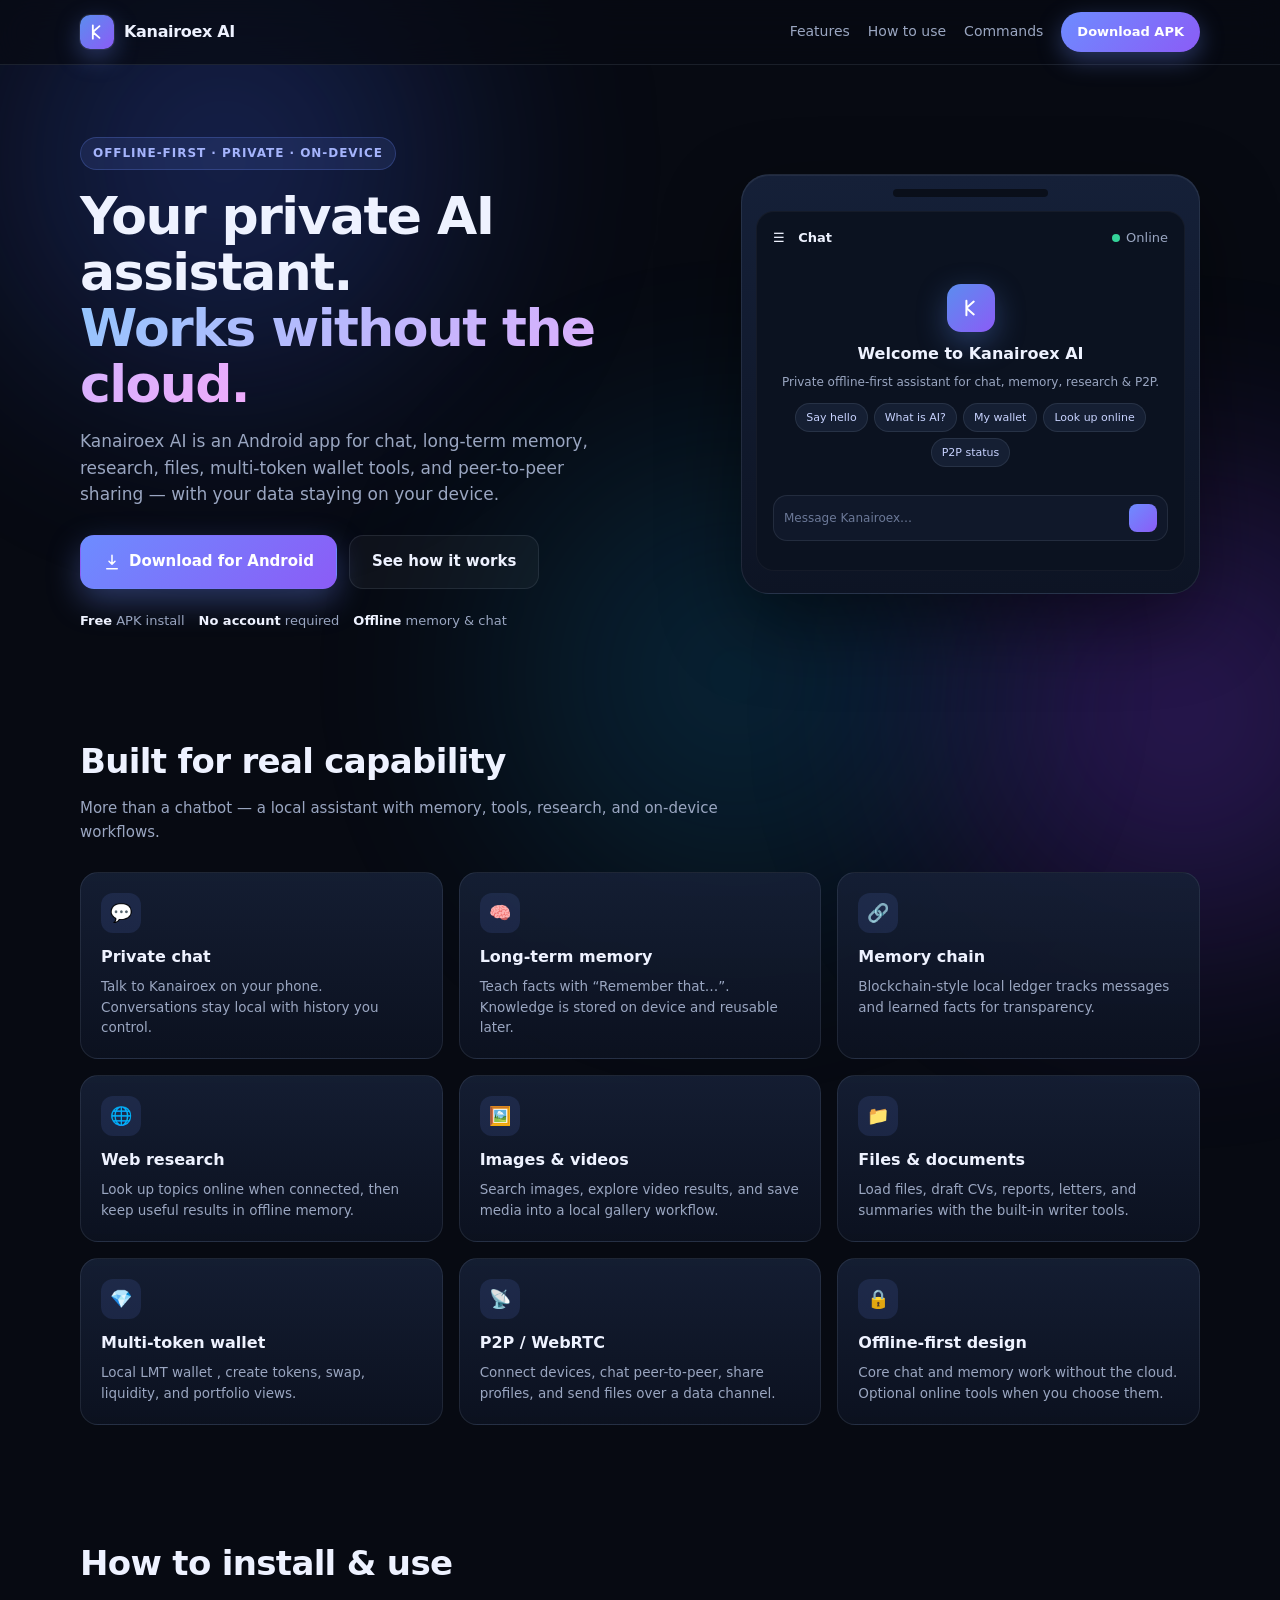
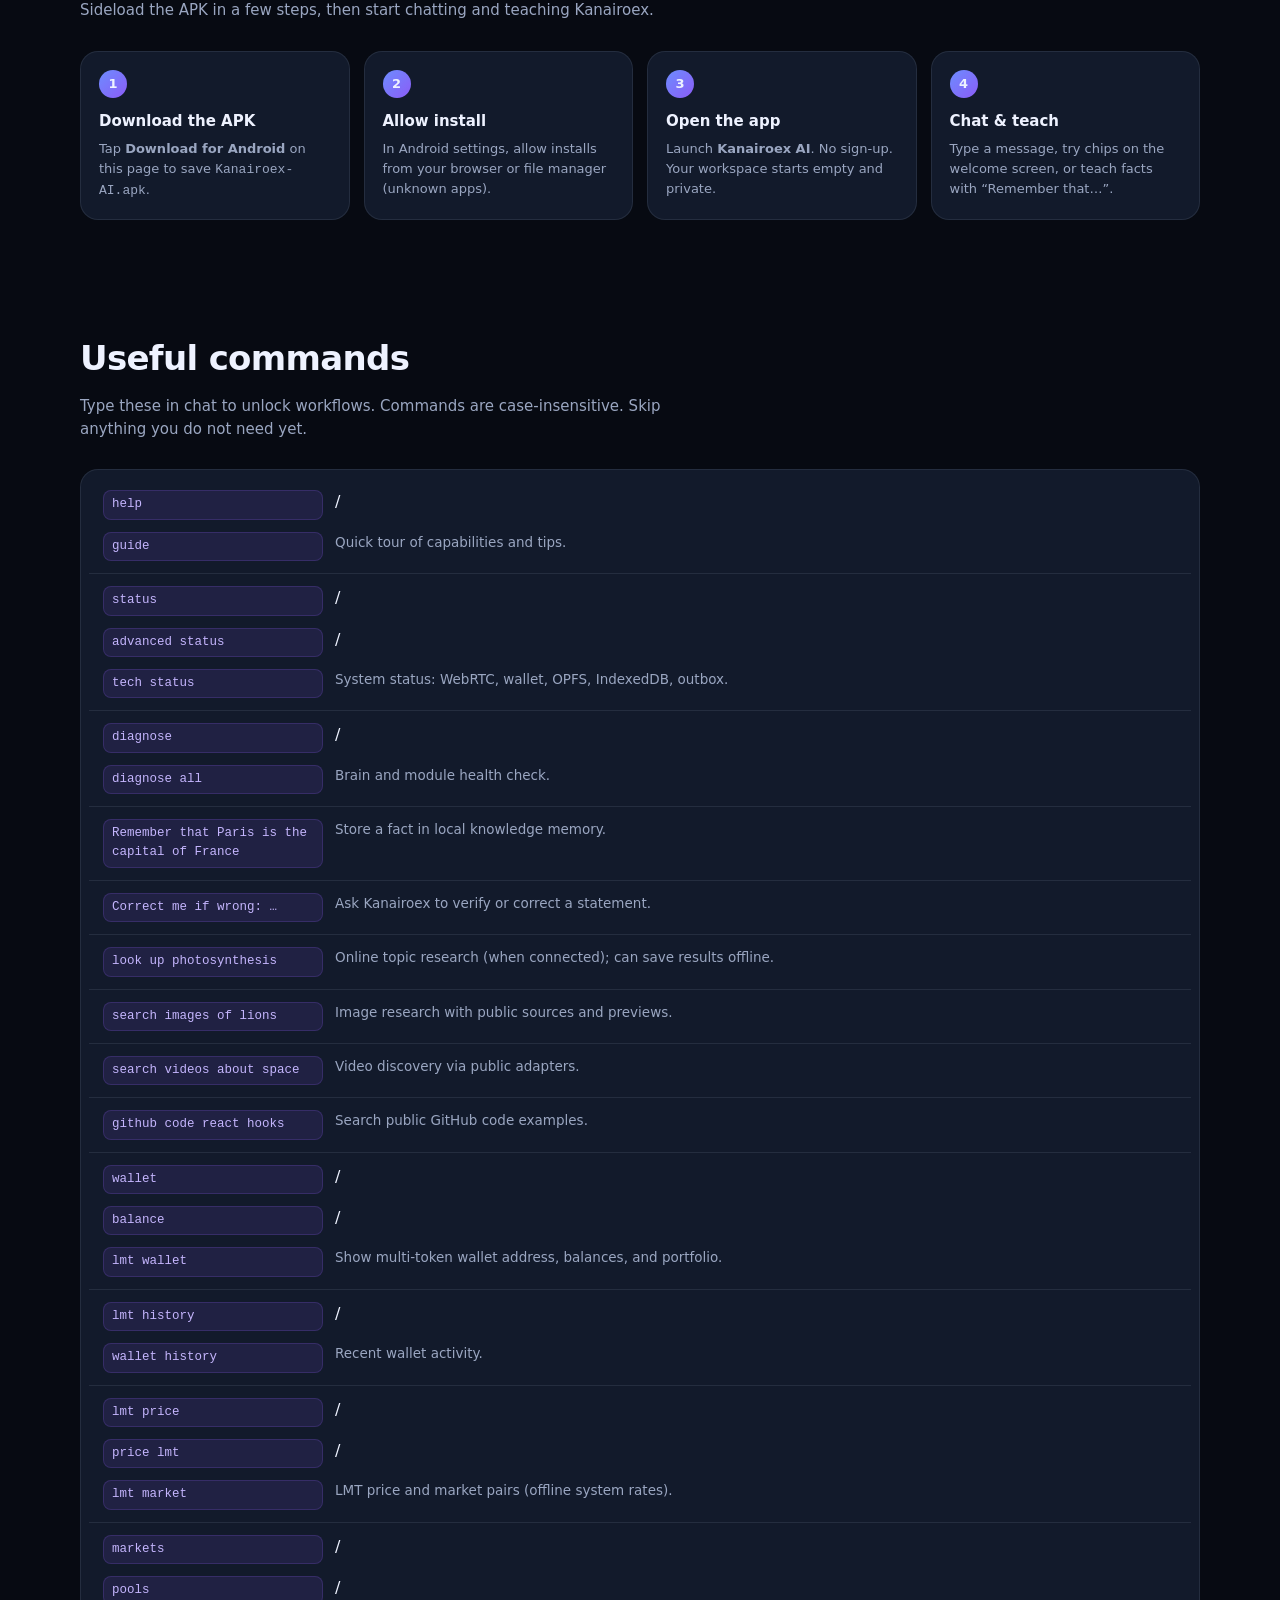
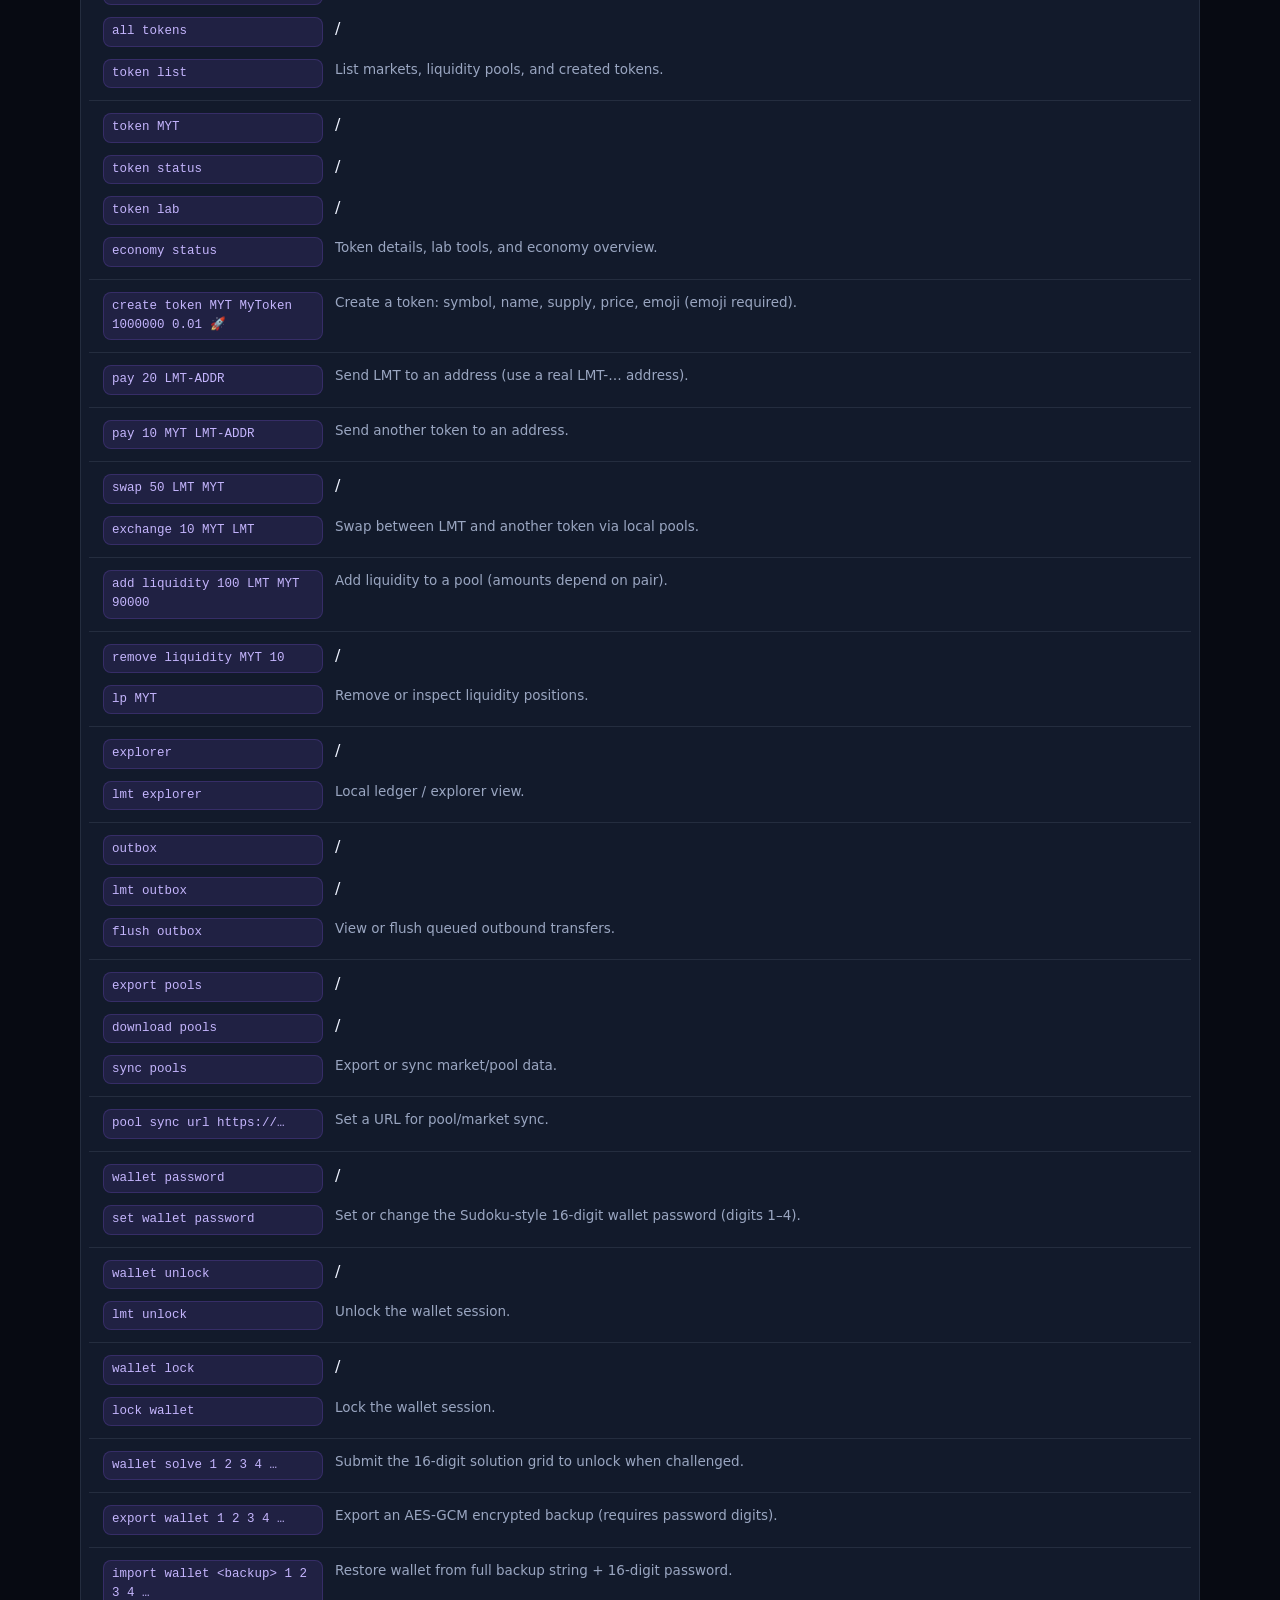
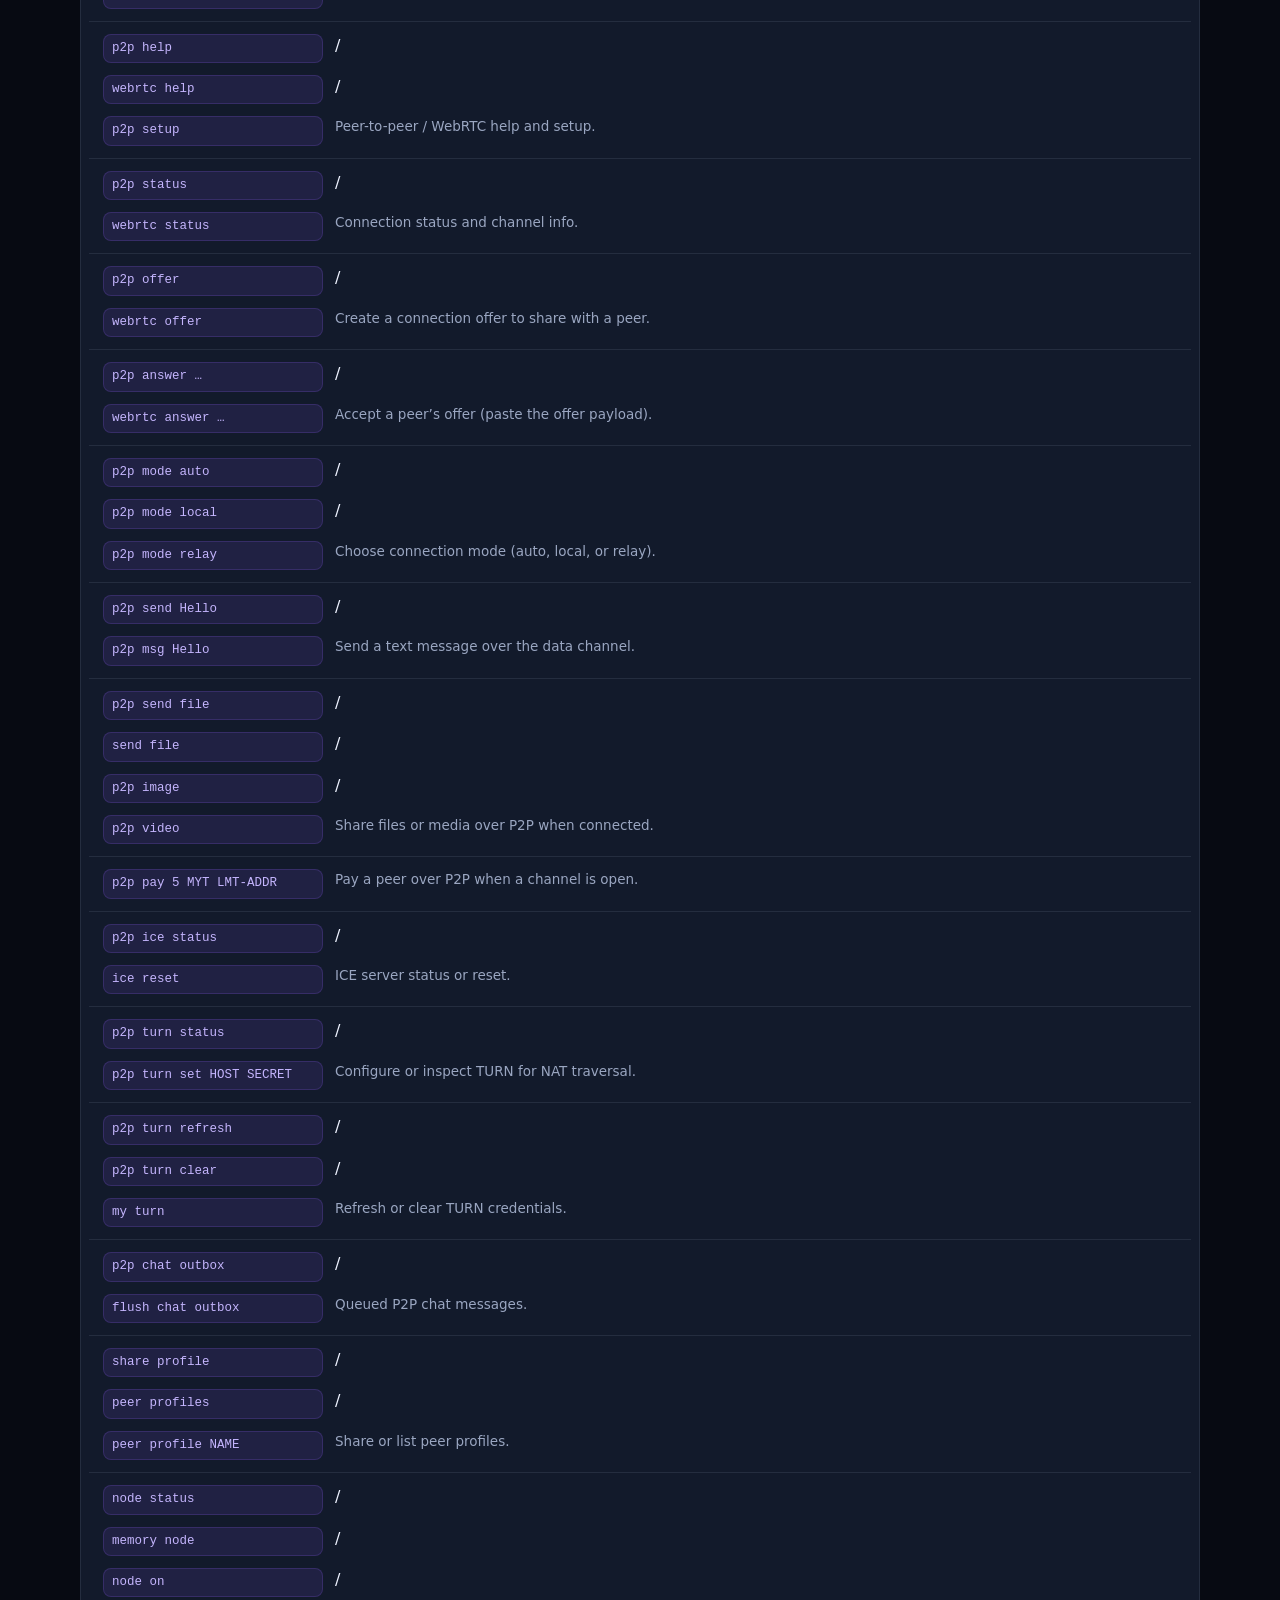
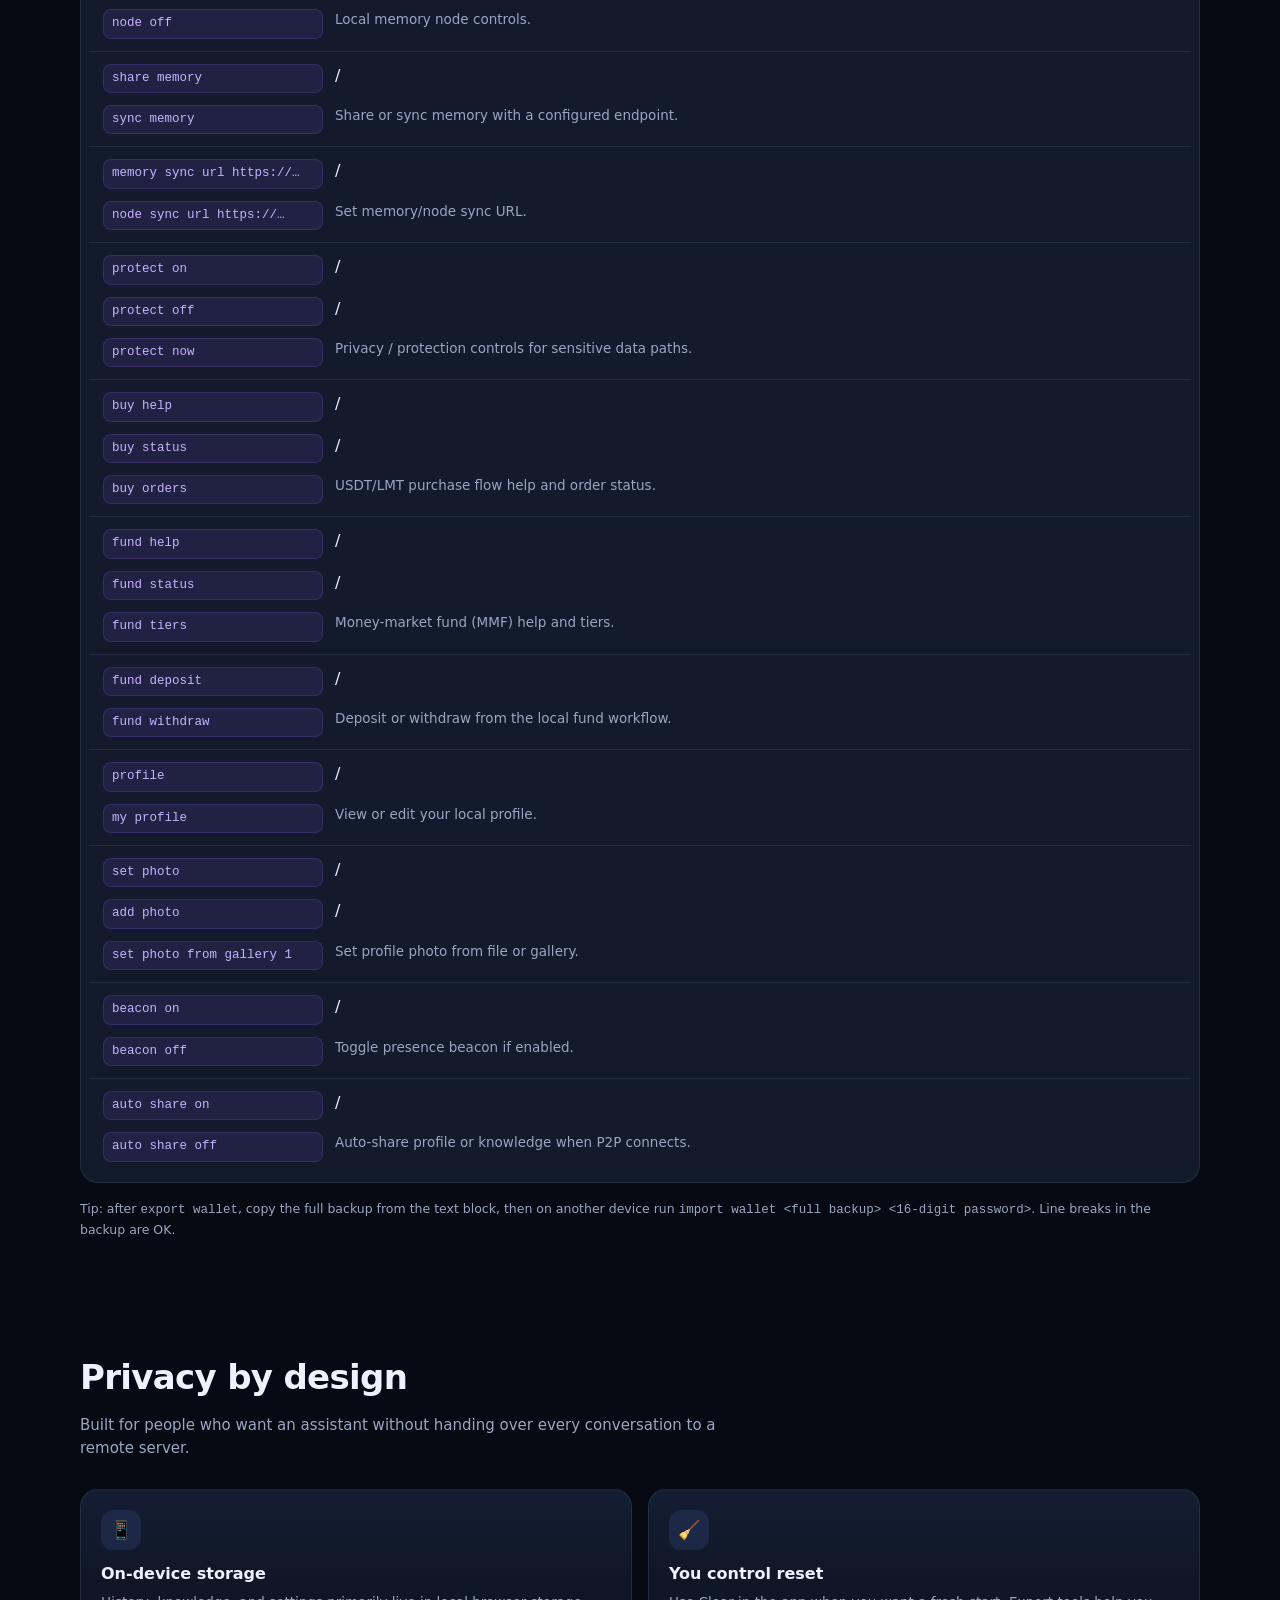
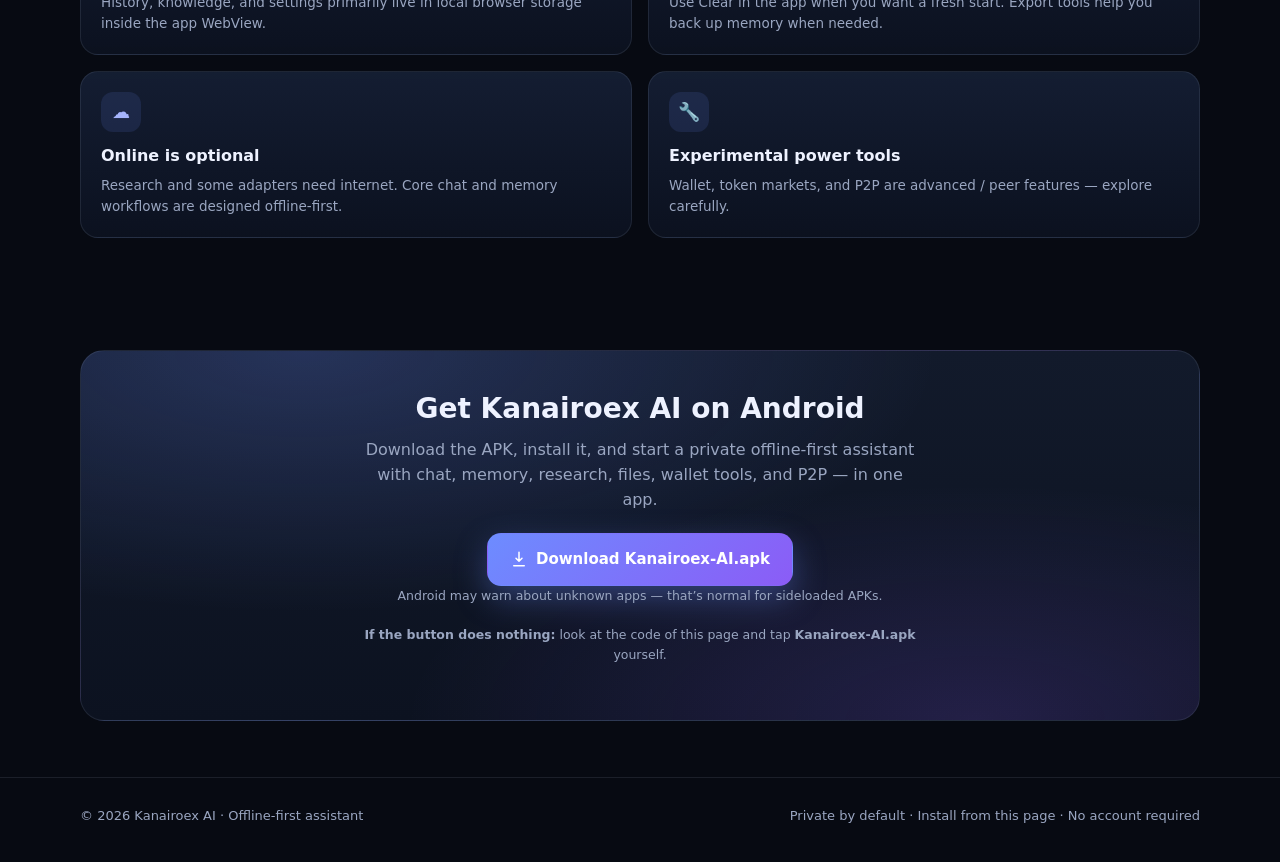
<file: index.html>
<!DOCTYPE html>
<html lang="en">
<head>
  <meta charset="UTF-8" />
  <meta name="viewport" content="width=device-width, initial-scale=1.0" />
  <title>Kanairoex AI — Private Offline-First Assistant</title>
  <meta name="description" content="Kanairoex AI is a private, offline-first Android assistant with chat, memory, multi-token wallet, P2P, research, and local learning. Download the APK." />
  <link rel="icon" href="data:image/svg+xml,%3Csvg xmlns='http://www.w3.org/2000/svg' viewBox='0 0 64 64'%3E%3Crect width='64' height='64' rx='16' fill='%230F172A'/%3E%3Ccircle cx='32' cy='32' r='22' fill='%235B8DEF'/%3E%3Ccircle cx='32' cy='32' r='14' fill='%230B1220'/%3E%3Cpath d='M24 20v24M24 32l16-12M24 32l16 12' stroke='%23E8EEFF' stroke-width='3.2' stroke-linecap='round'/%3E%3C/svg%3E" />
  <style>
    :root {
      --bg: #070a12;
      --bg2: #0c1220;
      --card: #121a2b;
      --card2: #162036;
      --border: rgba(148, 163, 184, 0.14);
      --text: #eef2ff;
      --muted: #9aa6c1;
      --accent: #6d8cff;
      --accent2: #8b5cf6;
      --success: #34d399;
      --glow: rgba(109, 140, 255, 0.35);
      --radius: 18px;
      --font: Inter, ui-sans-serif, system-ui, -apple-system, Segoe UI, Roboto, Helvetica, Arial, sans-serif;
    }
    * { box-sizing: border-box; margin: 0; padding: 0; }
    html { scroll-behavior: smooth; }
    body {
      font-family: var(--font);
      background: var(--bg);
      color: var(--text);
      line-height: 1.55;
      overflow-x: hidden;
    }
    a { color: inherit; text-decoration: none; }
    .container { width: min(1120px, 92vw); margin: 0 auto; }

    /* Background */
    .bg-orb {
      position: fixed; inset: auto; pointer-events: none; z-index: 0;
      width: 55vw; height: 55vw; border-radius: 50%;
      filter: blur(80px); opacity: 0.35;
    }
    .orb-1 { top: -15vw; left: -10vw; background: radial-gradient(circle, #3b5bdb, transparent 70%); }
    .orb-2 { top: 40vh; right: -20vw; background: radial-gradient(circle, #7c3aed, transparent 70%); }
    .orb-3 { bottom: -10vw; left: 30vw; background: radial-gradient(circle, #0ea5e9, transparent 70%); opacity: 0.2; }

    /* Nav */
    header {
      position: sticky; top: 0; z-index: 50;
      backdrop-filter: blur(16px);
      background: rgba(7, 10, 18, 0.72);
      border-bottom: 1px solid var(--border);
    }
    .nav {
      display: flex; align-items: center; justify-content: space-between;
      min-height: 64px; gap: 16px;
    }
    .brand { display: flex; align-items: center; gap: 10px; font-weight: 700; letter-spacing: -0.02em; }
    .brand-mark {
      width: 34px; height: 34px; border-radius: 10px;
      background: linear-gradient(135deg, #5b8def, #8b5cf6);
      display: grid; place-items: center;
      box-shadow: 0 0 0 1px rgba(255,255,255,0.08), 0 8px 24px var(--glow);
    }
    .brand-mark svg { width: 20px; height: 20px; }
    .nav-links { display: flex; gap: 18px; align-items: center; color: var(--muted); font-size: 14px; }
    .nav-links a:hover { color: var(--text); }
    .nav-cta {
      background: linear-gradient(135deg, var(--accent), var(--accent2));
      color: white; font-weight: 600; font-size: 13px;
      padding: 10px 16px; border-radius: 999px;
      box-shadow: 0 8px 24px var(--glow);
    }
    .nav-cta:hover { filter: brightness(1.08); }

    /* Hero */
    .hero {
      position: relative; z-index: 1;
      padding: 72px 0 48px;
      display: grid; grid-template-columns: 1.15fr 0.85fr; gap: 40px; align-items: center;
    }
    .eyebrow {
      display: inline-flex; align-items: center; gap: 8px;
      font-size: 12px; font-weight: 700; letter-spacing: 0.08em; text-transform: uppercase;
      color: #a5b4fc; background: rgba(109,140,255,0.12);
      border: 1px solid rgba(109,140,255,0.25);
      padding: 6px 12px; border-radius: 999px; margin-bottom: 18px;
    }
    .hero h1 {
      font-size: clamp(34px, 5vw, 52px);
      line-height: 1.08; letter-spacing: -0.03em; margin-bottom: 16px;
    }
    .hero h1 span {
      background: linear-gradient(135deg, #93c5fd, #c4b5fd 50%, #f0abfc);
      -webkit-background-clip: text; background-clip: text; color: transparent;
    }
    .hero-lead {
      color: var(--muted); font-size: 17px; max-width: 540px; margin-bottom: 28px;
    }
    .hero-actions { display: flex; flex-wrap: wrap; gap: 12px; margin-bottom: 22px; }
    .btn-primary, .btn-secondary {
      display: inline-flex; align-items: center; justify-content: center; gap: 8px;
      padding: 14px 22px; border-radius: 14px; font-weight: 650; font-size: 15px;
      border: 1px solid transparent; cursor: pointer; transition: .15s ease;
    }
    .btn-primary {
      background: linear-gradient(135deg, #6d8cff, #8b5cf6);
      color: #fff; box-shadow: 0 12px 32px var(--glow);
    }
    .btn-primary:hover { transform: translateY(-1px); filter: brightness(1.06); }
    .btn-secondary {
      background: rgba(255,255,255,0.04);
      border-color: var(--border); color: var(--text);
    }
    .btn-secondary:hover { background: rgba(255,255,255,0.07); }
    .hero-meta { display: flex; flex-wrap: wrap; gap: 14px; color: var(--muted); font-size: 13px; }
    .hero-meta strong { color: var(--text); }

    .phone {
      position: relative;
      background: linear-gradient(180deg, #152038, #0d1424);
      border: 1px solid var(--border);
      border-radius: 28px;
      padding: 14px;
      box-shadow: 0 30px 80px rgba(0,0,0,0.45), inset 0 1px 0 rgba(255,255,255,0.06);
      min-height: 420px;
    }
    .phone-notch {
      width: 36%; height: 8px; border-radius: 999px; background: #0a0f1a;
      margin: 0 auto 14px;
    }
    .phone-screen {
      background: #0b1220; border-radius: 18px; padding: 16px; min-height: 360px;
      border: 1px solid rgba(255,255,255,0.04);
    }
    .fake-top {
      display: flex; justify-content: space-between; align-items: center;
      margin-bottom: 18px; font-size: 13px; color: var(--muted);
    }
    .fake-title { color: var(--text); font-weight: 650; }
    .dot { width: 8px; height: 8px; border-radius: 50%; background: var(--success); display: inline-block; margin-right: 6px; }
    .fake-welcome { text-align: center; padding: 18px 8px 10px; }
    .fake-logo {
      width: 48px; height: 48px; border-radius: 14px; margin: 0 auto 10px;
      background: linear-gradient(135deg, #5b8def, #8b5cf6);
      display: grid; place-items: center;
      box-shadow: 0 10px 30px rgba(91,141,239,0.35);
    }
    .fake-welcome h3 { font-size: 16px; margin-bottom: 6px; }
    .fake-welcome p { color: var(--muted); font-size: 12px; margin-bottom: 12px; }
    .fake-chips { display: flex; flex-wrap: wrap; gap: 6px; justify-content: center; }
    .fake-chip {
      font-size: 11px; color: #c7d2fe; background: #151f33;
      border: 1px solid var(--border); border-radius: 999px; padding: 5px 10px;
    }
    .fake-input {
      margin-top: 18px; display: flex; gap: 8px; align-items: center;
      background: #10182a; border: 1px solid var(--border); border-radius: 14px; padding: 8px 10px;
    }
    .fake-input span { flex: 1; color: #6b7897; font-size: 12px; }
    .fake-send {
      width: 28px; height: 28px; border-radius: 8px;
      background: linear-gradient(135deg, #6d8cff, #8b5cf6);
    }

    /* Sections */
    section { position: relative; z-index: 1; padding: 56px 0; }
    .section-head { max-width: 640px; margin-bottom: 28px; }
    .section-head h2 {
      font-size: clamp(24px, 3.2vw, 34px); letter-spacing: -0.02em; margin-bottom: 10px;
    }
    .section-head p { color: var(--muted); font-size: 15px; }

    .grid-3 { display: grid; grid-template-columns: repeat(3, 1fr); gap: 16px; }
    .grid-2 { display: grid; grid-template-columns: repeat(2, 1fr); gap: 16px; }
    .card {
      background: linear-gradient(180deg, rgba(22,32,54,0.9), rgba(12,18,32,0.95));
      border: 1px solid var(--border);
      border-radius: var(--radius);
      padding: 20px;
      transition: .15s ease;
    }
    .card:hover { border-color: rgba(109,140,255,0.35); transform: translateY(-2px); }
    .card-icon {
      width: 40px; height: 40px; border-radius: 12px; display: grid; place-items: center;
      background: rgba(109,140,255,0.12); color: #a5b4fc; font-size: 18px; margin-bottom: 12px;
    }
    .card h3 { font-size: 16px; margin-bottom: 6px; }
    .card p { color: var(--muted); font-size: 13.5px; }

    .steps { display: grid; grid-template-columns: repeat(4, 1fr); gap: 14px; }
    .step {
      background: var(--card); border: 1px solid var(--border); border-radius: var(--radius); padding: 18px;
    }
    .step-num {
      width: 28px; height: 28px; border-radius: 50%;
      background: linear-gradient(135deg, var(--accent), var(--accent2));
      display: grid; place-items: center; font-size: 13px; font-weight: 700; margin-bottom: 12px;
    }
    .step h3 { font-size: 15px; margin-bottom: 6px; }
    .step p { color: var(--muted); font-size: 13px; }

    .commands {
      background: var(--card); border: 1px solid var(--border); border-radius: var(--radius); padding: 8px;
    }
    .cmd-row {
      display: grid; grid-template-columns: 220px 1fr; gap: 12px;
      padding: 12px 14px; border-bottom: 1px solid var(--border); align-items: start;
    }
    .cmd-row:last-child { border-bottom: none; }
    .cmd-row code {
      font-family: ui-monospace, SFMono-Regular, Menlo, Consolas, monospace;
      font-size: 12.5px; color: #c4b5fd;
      background: rgba(139,92,246,0.12); border: 1px solid rgba(139,92,246,0.2);
      padding: 4px 8px; border-radius: 8px; display: inline-block;
    }
    .cmd-row span { color: var(--muted); font-size: 13.5px; }

    .download-band {
      background:
        radial-gradient(ellipse at 20% 0%, rgba(109,140,255,0.22), transparent 50%),
        radial-gradient(ellipse at 80% 100%, rgba(139,92,246,0.18), transparent 45%),
        linear-gradient(180deg, #121a2b, #0c1220);
      border: 1px solid var(--border);
      border-radius: 24px;
      padding: 36px 28px;
      text-align: center;
    }
    .download-band h2 { font-size: 28px; margin-bottom: 8px; }
    .download-band p { color: var(--muted); max-width: 560px; margin: 0 auto 20px; }
    .note {
      margin-top: 14px; color: #8b96b0; font-size: 12.5px;
    }

    footer {
      position: relative; z-index: 1;
      border-top: 1px solid var(--border);
      padding: 28px 0 40px; color: var(--muted); font-size: 13px;
    }
    .footer-row { display: flex; justify-content: space-between; gap: 16px; flex-wrap: wrap; }

    @media (max-width: 900px) {
      .hero { grid-template-columns: 1fr; padding-top: 40px; }
      .grid-3, .steps { grid-template-columns: 1fr 1fr; }
      .nav-links a:not(.nav-cta) { display: none; }
      .cmd-row { grid-template-columns: 1fr; gap: 6px; }
    }
    @media (max-width: 560px) {
      .grid-3, .grid-2, .steps { grid-template-columns: 1fr; }
      .hero-actions { flex-direction: column; }
      .btn-primary, .btn-secondary { width: 100%; }
    }
  </style>
</head>
<body>
  <div class="bg-orb orb-1"></div>
  <div class="bg-orb orb-2"></div>
  <div class="bg-orb orb-3"></div>

  <header>
    <div class="container nav">
      <a class="brand" href="#top">
        <span class="brand-mark" aria-hidden="true">
          <svg viewBox="0 0 24 24" fill="none"><path d="M7 4v16M7 12l8-7M7 12l8 7" stroke="white" stroke-width="2.2" stroke-linecap="round" stroke-linejoin="round"/></svg>
        </span>
        Kanairoex AI
      </a>
      <nav class="nav-links">
        <a href="#features">Features</a>
        <a href="#how">How to use</a>
        <a href="#commands">Commands</a>
        <a class="nav-cta" href="https://kanairoex.co.ke/Kanairoex-AI.apk" download="Kanairoex-AI.apk">Download APK</a>
      </nav>
    </div>
  </header>

  <main id="top">
    <section class="container hero">
      <div>
        <div class="eyebrow">Offline-first · Private · On-device</div>
        <h1>Your private AI assistant.<br /><span>Works without the cloud.</span></h1>
        <p class="hero-lead">
          Kanairoex AI is an Android app for chat, long-term memory, research, files, multi-token wallet tools,
          and peer-to-peer sharing — with your data staying on your device.
        </p>
        <div class="hero-actions">
          <a class="btn-primary" href="https://kanairoex.co.ke/Kanairoex-AI.apk" download="Kanairoex-AI.apk" id="downloadBtn">
            <svg width="18" height="18" viewBox="0 0 24 24" fill="none" aria-hidden="true"><path d="M12 3v12m0 0l-4-4m4 4l4-4M5 21h14" stroke="white" stroke-width="2" stroke-linecap="round" stroke-linejoin="round"/></svg>
            Download for Android
          </a>
          <a class="btn-secondary" href="#how">See how it works</a>
        </div>
        <div class="hero-meta">
          <span><strong>Free</strong> APK install</span>
          <span><strong>No account</strong> required</span>
          <span><strong>Offline</strong> memory &amp; chat</span>
        </div>
      </div>

      <div class="phone" aria-hidden="true">
        <div class="phone-notch"></div>
        <div class="phone-screen">
          <div class="fake-top">
            <span class="fake-title">☰ &nbsp; Chat</span>
            <span><span class="dot"></span>Online</span>
          </div>
          <div class="fake-welcome">
            <div class="fake-logo">
              <svg width="22" height="22" viewBox="0 0 24 24" fill="none"><path d="M7 4v16M7 12l8-7M7 12l8 7" stroke="white" stroke-width="2.2" stroke-linecap="round"/></svg>
            </div>
            <h3>Welcome to Kanairoex AI</h3>
            <p>Private offline-first assistant for chat, memory, research &amp; P2P.</p>
            <div class="fake-chips">
              <span class="fake-chip">Say hello</span>
              <span class="fake-chip">What is AI?</span>
              <span class="fake-chip">My wallet</span>
              <span class="fake-chip">Look up online</span>
              <span class="fake-chip">P2P status</span>
            </div>
          </div>
          <div class="fake-input">
            <span>Message Kanairoex…</span>
            <div class="fake-send"></div>
          </div>
        </div>
      </div>
    </section>

    <section id="features">
      <div class="container">
        <div class="section-head">
          <h2>Built for real capability</h2>
          <p>More than a chatbot — a local assistant with memory, tools, research, and on-device workflows.</p>
        </div>
        <div class="grid-3">
          <article class="card">
            <div class="card-icon">💬</div>
            <h3>Private chat</h3>
            <p>Talk to Kanairoex on your phone. Conversations stay local with history you control.</p>
          </article>
          <article class="card">
            <div class="card-icon">🧠</div>
            <h3>Long-term memory</h3>
            <p>Teach facts with “Remember that…”. Knowledge is stored on device and reusable later.</p>
          </article>
          <article class="card">
            <div class="card-icon">🔗</div>
            <h3>Memory chain</h3>
            <p>Blockchain-style local ledger tracks messages and learned facts for transparency.</p>
          </article>
          <article class="card">
            <div class="card-icon">🌐</div>
            <h3>Web research</h3>
            <p>Look up topics online when connected, then keep useful results in offline memory.</p>
          </article>
          <article class="card">
            <div class="card-icon">🖼️</div>
            <h3>Images &amp; videos</h3>
            <p>Search images, explore video results, and save media into a local gallery workflow.</p>
          </article>
          <article class="card">
            <div class="card-icon">📁</div>
            <h3>Files &amp; documents</h3>
            <p>Load files, draft CVs, reports, letters, and summaries with the built-in writer tools.</p>
          </article>
          <article class="card">
            <div class="card-icon">💎</div>
            <h3>Multi-token wallet</h3>
            <p>Local LMT wallet , create tokens, swap, liquidity, and portfolio views.</p>
          </article>
          <article class="card">
            <div class="card-icon">📡</div>
            <h3>P2P / WebRTC</h3>
            <p>Connect devices, chat peer-to-peer, share profiles, and send files over a data channel.</p>
          </article>
          <article class="card">
            <div class="card-icon">🔒</div>
            <h3>Offline-first design</h3>
            <p>Core chat and memory work without the cloud. Optional online tools when you choose them.</p>
          </article>
        </div>
      </div>
    </section>

    <section id="how">
      <div class="container">
        <div class="section-head">
          <h2>How to install &amp; use</h2>
          <p>Sideload the APK in a few steps, then start chatting and teaching Kanairoex.</p>
        </div>
        <div class="steps">
          <div class="step">
            <div class="step-num">1</div>
            <h3>Download the APK</h3>
            <p>Tap <strong>Download for Android</strong> on this page to save <code>Kanairoex-AI.apk</code>.</p>
          </div>
          <div class="step">
            <div class="step-num">2</div>
            <h3>Allow install</h3>
            <p>In Android settings, allow installs from your browser or file manager (unknown apps).</p>
          </div>
          <div class="step">
            <div class="step-num">3</div>
            <h3>Open the app</h3>
            <p>Launch <strong>Kanairoex AI</strong>. No sign-up. Your workspace starts empty and private.</p>
          </div>
          <div class="step">
            <div class="step-num">4</div>
            <h3>Chat &amp; teach</h3>
            <p>Type a message, try chips on the welcome screen, or teach facts with “Remember that…”.</p>
          </div>
        </div>
      </div>
    </section>

    <section id="commands">
      <div class="container">
        <div class="section-head">
          <h2>Useful commands</h2>
          <p>Type these in chat to unlock workflows. Commands are case-insensitive. Skip anything you do not need yet.</p>
        </div>
        <div class="commands">

          <div class="cmd-row"><code>help</code> / <code>guide</code><span>Quick tour of capabilities and tips.</span></div>
          <div class="cmd-row"><code>status</code> / <code>advanced status</code> / <code>tech status</code><span>System status: WebRTC, wallet, OPFS, IndexedDB, outbox.</span></div>
          <div class="cmd-row"><code>diagnose</code> / <code>diagnose all</code><span>Brain and module health check.</span></div>

          <div class="cmd-row"><code>Remember that Paris is the capital of France</code><span>Store a fact in local knowledge memory.</span></div>
          <div class="cmd-row"><code>Correct me if wrong: …</code><span>Ask Kanairoex to verify or correct a statement.</span></div>
          <div class="cmd-row"><code>look up photosynthesis</code><span>Online topic research (when connected); can save results offline.</span></div>
          <div class="cmd-row"><code>search images of lions</code><span>Image research with public sources and previews.</span></div>
          <div class="cmd-row"><code>search videos about space</code><span>Video discovery via public adapters.</span></div>
          <div class="cmd-row"><code>github code react hooks</code><span>Search public GitHub code examples.</span></div>

          <div class="cmd-row"><code>wallet</code> / <code>balance</code> / <code>lmt wallet</code><span>Show multi-token wallet address, balances, and portfolio.</span></div>
          <div class="cmd-row"><code>lmt history</code> / <code>wallet history</code><span>Recent wallet activity.</span></div>
          <div class="cmd-row"><code>lmt price</code> / <code>price lmt</code> / <code>lmt market</code><span>LMT price and market pairs (offline system rates).</span></div>
          <div class="cmd-row"><code>markets</code> / <code>pools</code> / <code>all tokens</code> / <code>token list</code><span>List markets, liquidity pools, and created tokens.</span></div>
          <div class="cmd-row"><code>token MYT</code> / <code>token status</code> / <code>token lab</code> / <code>economy status</code><span>Token details, lab tools, and economy overview.</span></div>
          <div class="cmd-row"><code>create token MYT MyToken 1000000 0.01 🚀</code><span>Create a token: symbol, name, supply, price, emoji (emoji required).</span></div>
          <div class="cmd-row"><code>pay 20 LMT-ADDR</code><span>Send LMT to an address (use a real LMT-… address).</span></div>
          <div class="cmd-row"><code>pay 10 MYT LMT-ADDR</code><span>Send another token to an address.</span></div>
          <div class="cmd-row"><code>swap 50 LMT MYT</code> / <code>exchange 10 MYT LMT</code><span>Swap between LMT and another token via local pools.</span></div>
          <div class="cmd-row"><code>add liquidity 100 LMT MYT 90000</code><span>Add liquidity to a pool (amounts depend on pair).</span></div>
          <div class="cmd-row"><code>remove liquidity MYT 10</code> / <code>lp MYT</code><span>Remove or inspect liquidity positions.</span></div>
          <div class="cmd-row"><code>explorer</code> / <code>lmt explorer</code><span>Local ledger / explorer view.</span></div>
          <div class="cmd-row"><code>outbox</code> / <code>lmt outbox</code> / <code>flush outbox</code><span>View or flush queued outbound transfers.</span></div>
          <div class="cmd-row"><code>export pools</code> / <code>download pools</code> / <code>sync pools</code><span>Export or sync market/pool data.</span></div>
          <div class="cmd-row"><code>pool sync url https://…</code><span>Set a URL for pool/market sync.</span></div>

          <div class="cmd-row"><code>wallet password</code> / <code>set wallet password</code><span>Set or change the Sudoku-style 16-digit wallet password (digits 1–4).</span></div>
          <div class="cmd-row"><code>wallet unlock</code> / <code>lmt unlock</code><span>Unlock the wallet session.</span></div>
          <div class="cmd-row"><code>wallet lock</code> / <code>lock wallet</code><span>Lock the wallet session.</span></div>
          <div class="cmd-row"><code>wallet solve 1 2 3 4 …</code><span>Submit the 16-digit solution grid to unlock when challenged.</span></div>
          <div class="cmd-row"><code>export wallet 1 2 3 4 …</code><span>Export an AES-GCM encrypted backup (requires password digits).</span></div>
          <div class="cmd-row"><code>import wallet &lt;backup&gt; 1 2 3 4 …</code><span>Restore wallet from full backup string + 16-digit password.</span></div>

          <div class="cmd-row"><code>p2p help</code> / <code>webrtc help</code> / <code>p2p setup</code><span>Peer-to-peer / WebRTC help and setup.</span></div>
          <div class="cmd-row"><code>p2p status</code> / <code>webrtc status</code><span>Connection status and channel info.</span></div>
          <div class="cmd-row"><code>p2p offer</code> / <code>webrtc offer</code><span>Create a connection offer to share with a peer.</span></div>
          <div class="cmd-row"><code>p2p answer …</code> / <code>webrtc answer …</code><span>Accept a peer’s offer (paste the offer payload).</span></div>
          <div class="cmd-row"><code>p2p mode auto</code> / <code>p2p mode local</code> / <code>p2p mode relay</code><span>Choose connection mode (auto, local, or relay).</span></div>
          <div class="cmd-row"><code>p2p send Hello</code> / <code>p2p msg Hello</code><span>Send a text message over the data channel.</span></div>
          <div class="cmd-row"><code>p2p send file</code> / <code>send file</code> / <code>p2p image</code> / <code>p2p video</code><span>Share files or media over P2P when connected.</span></div>
          <div class="cmd-row"><code>p2p pay 5 MYT LMT-ADDR</code><span>Pay a peer over P2P when a channel is open.</span></div>
          <div class="cmd-row"><code>p2p ice status</code> / <code>ice reset</code><span>ICE server status or reset.</span></div>
          <div class="cmd-row"><code>p2p turn status</code> / <code>p2p turn set HOST SECRET</code><span>Configure or inspect TURN for NAT traversal.</span></div>
          <div class="cmd-row"><code>p2p turn refresh</code> / <code>p2p turn clear</code> / <code>my turn</code><span>Refresh or clear TURN credentials.</span></div>
          <div class="cmd-row"><code>p2p chat outbox</code> / <code>flush chat outbox</code><span>Queued P2P chat messages.</span></div>
          <div class="cmd-row"><code>share profile</code> / <code>peer profiles</code> / <code>peer profile NAME</code><span>Share or list peer profiles.</span></div>

          <div class="cmd-row"><code>node status</code> / <code>memory node</code> / <code>node on</code> / <code>node off</code><span>Local memory node controls.</span></div>
          <div class="cmd-row"><code>share memory</code> / <code>sync memory</code><span>Share or sync memory with a configured endpoint.</span></div>
          <div class="cmd-row"><code>memory sync url https://…</code> / <code>node sync url https://…</code><span>Set memory/node sync URL.</span></div>
          <div class="cmd-row"><code>protect on</code> / <code>protect off</code> / <code>protect now</code><span>Privacy / protection controls for sensitive data paths.</span></div>

          <div class="cmd-row"><code>buy help</code> / <code>buy status</code> / <code>buy orders</code><span>USDT/LMT purchase flow help and order status.</span></div>
          <div class="cmd-row"><code>fund help</code> / <code>fund status</code> / <code>fund tiers</code><span>Money-market fund (MMF) help and tiers.</span></div>
          <div class="cmd-row"><code>fund deposit</code> / <code>fund withdraw</code><span>Deposit or withdraw from the local fund workflow.</span></div>

          <div class="cmd-row"><code>profile</code> / <code>my profile</code><span>View or edit your local profile.</span></div>
          <div class="cmd-row"><code>set photo</code> / <code>add photo</code> / <code>set photo from gallery 1</code><span>Set profile photo from file or gallery.</span></div>
          <div class="cmd-row"><code>beacon on</code> / <code>beacon off</code><span>Toggle presence beacon if enabled.</span></div>
          <div class="cmd-row"><code>auto share on</code> / <code>auto share off</code><span>Auto-share profile or knowledge when P2P connects.</span></div>

        </div>
        <p class="note" style="margin-top:16px;color:var(--muted);">
          Tip: after <code>export wallet</code>, copy the full backup from the text block, then on another device run
          <code>import wallet &lt;full backup&gt; &lt;16-digit password&gt;</code>. Line breaks in the backup are OK.
        </p>
      </div>
    </section>

    <section id="privacy">
      <div class="container">
        <div class="section-head">
          <h2>Privacy by design</h2>
          <p>Built for people who want an assistant without handing over every conversation to a remote server.</p>
        </div>
        <div class="grid-2">
          <article class="card">
            <div class="card-icon">📱</div>
            <h3>On-device storage</h3>
            <p>History, knowledge, and settings primarily live in local browser storage inside the app WebView.</p>
          </article>
          <article class="card">
            <div class="card-icon">🧹</div>
            <h3>You control reset</h3>
            <p>Use Clear in the app when you want a fresh start. Export tools help you back up memory when needed.</p>
          </article>
          <article class="card">
            <div class="card-icon">☁️</div>
            <h3>Online is optional</h3>
            <p>Research and some adapters need internet. Core chat and memory workflows are designed offline-first.</p>
          </article>
          <article class="card">
            <div class="card-icon">🔧</div>
            <h3>Experimental power tools</h3>
            <p>Wallet, token markets, and P2P are advanced / peer features — explore carefully.</p>
          </article>
        </div>
      </div>
    </section>

    <section>
      <div class="container">
        <div class="download-band" id="download">
          <h2>Get Kanairoex AI on Android</h2>
          <p>
            Download the APK, install it, and start a private offline-first assistant with chat, memory,
            research, files, wallet tools, and P2P — in one app.
          </p>
          <a class="btn-primary" href="https://kanairoex.co.ke/Kanairoex-AI.apk" download="Kanairoex-AI.apk">
            <svg width="18" height="18" viewBox="0 0 24 24" fill="none" aria-hidden="true"><path d="M12 3v12m0 0l-4-4m4 4l4-4M5 21h14" stroke="white" stroke-width="2" stroke-linecap="round" stroke-linejoin="round"/></svg>
            Download Kanairoex-AI.apk
          </a>
          <p class="note">
            Android may warn about unknown apps — that’s normal for sideloaded APKs.
          
          </p>
          <p class="note" id="dlStatus" style="color:#a5b4fc;margin-top:8px;"></p>
          <p class="note" style="margin-top:10px;">
            <strong>If the button does nothing:</strong> look at the code of this page and tap
            <strong>Kanairoex-AI.apk</strong> yourself.
          </p>
        </div>
      </div>
    </section>
  </main>

  <footer>
    <div class="container footer-row">
      <div>© <span id="year"></span> Kanairoex AI · Offline-first assistant</div>
      <div>Private by default · Install from this page · No account required</div>
    </div>
  </footer>

  <script>
    document.getElementById('year').textContent = new Date().getFullYear();

    // Reliable APK download (works better than download="" alone on some browsers)
    async function downloadApk(ev) {
      if (ev) ev.preventDefault();
      const url = 'https://kanairoex.co.ke/Kanairoex-AI.apk';
      const filename = 'Kanairoex-AI.apk';
      const status = document.getElementById('dlStatus');
      if (status) status.textContent = 'Starting download…';

      try {
        // Prefer fetch + blob so the browser treats it as a real download
        const res = await fetch(url);
        if (!res.ok) throw new Error('HTTP ' + res.status);
        const blob = await res.blob();
        const objectUrl = URL.createObjectURL(blob);
        const a = document.createElement('a');
        a.href = objectUrl;
        a.download = filename;
        a.style.display = 'none';
        document.body.appendChild(a);
        a.click();
        setTimeout(function () {
          URL.revokeObjectURL(objectUrl);
          a.remove();
        }, 2000);
        if (status) status.textContent = 'Download started. Check your Downloads folder.';
      } catch (err) {
        // Fallback: navigate to the file (works when served over http, or may open install on Android)
        try {
          const a = document.createElement('a');
          a.href = url;
          a.setAttribute('download', filename);
          a.rel = 'noopener';
          document.body.appendChild(a);
          a.click();
          a.remove();
          if (status) status.textContent = 'If nothing happened, open the site folder and tap Kanairoex-AI.apk directly.';
        } catch (e2) {
          if (status) status.textContent = 'Auto-download blocked. Open the folder and tap Kanairoex-AI.apk manually.';
          alert('Could not auto-download.\n\nOpen this folder and tap:\nKanairoex-AI.apk');
        }
      }
      return false;
    }

    document.querySelectorAll('a[href="https://kanairoex.co.ke/Kanairoex-AI.apk"]').forEach(function (el) {
      el.addEventListener('click', downloadApk);
    });
  </script>

</body>
<script>
(function() {
    'use strict';
    
    // ============================================================
    // ADVANCED SOURCE CODE HIDING SYSTEM
    // Prevents viewing, inspection, debugging and copying of source
    // ============================================================
    
    // 1. PREVENT RIGHT-CLICK CONTEXT MENU
    document.addEventListener('contextmenu', function(e) {
        e.preventDefault();
        return false;
    });
    
    // 2. PREVENT DEVTOOLS SHORTCUTS (F12, Ctrl+Shift+I, Ctrl+Shift+J, Ctrl+U, Ctrl+S)
    document.addEventListener('keydown', function(e) {
        // F12
        if (e.key === 'F12') {
            e.preventDefault();
            return false;
        }
        // Ctrl+Shift+I, Ctrl+Shift+J, Ctrl+Shift+C, Ctrl+U (view source), Ctrl+S (save)
        if ((e.ctrlKey || e.metaKey) && (e.shiftKey || e.key === 'u' || e.key === 's')) {
            if (e.key === 'u' || e.key === 's' || e.key === 'I' || e.key === 'J' || e.key === 'C') {
                e.preventDefault();
                return false;
            }
        }
        // Ctrl+Shift+I (alternative)
        if (e.ctrlKey && e.shiftKey && e.keyCode === 73) {
            e.preventDefault();
            return false;
        }
        // Ctrl+Shift+J
        if (e.ctrlKey && e.shiftKey && e.keyCode === 74) {
            e.preventDefault();
            return false;
        }
        // Ctrl+U
        if (e.ctrlKey && e.key === 'u') {
            e.preventDefault();
            return false;
        }
        // Ctrl+S
        if (e.ctrlKey && e.key === 's') {
            e.preventDefault();
            return false;
        }
    });
    
    // 3. DETECT DEVTOOLS OPENING (based on timing/performance)
    let devToolsOpen = false;
    const element = new Image();
    Object.defineProperty(element, 'id', {
        get: function() {
            devToolsOpen = true;
            throw new Error('DevTools detected!');
        }
    });
    
    function detectDevTools() {
        try {
            console.log('%c', element);
        } catch(e) {
            devToolsOpen = true;
        }
        
        if (devToolsOpen) {
            // Redirect or clear page
            document.body.innerHTML = '<div style="display:flex;align-items:center;justify-content:center;height:100vh;background:#0a0f1e;color:#ff4444;font-family:monospace;"><div style="text-align:center;"><h1>⚠️ ACCESS DENIED</h1><p>Developer tools detected. Please close DevTools to continue.</p><button onclick="location.reload()">Reload Page</button></div></div>';
            document.title = 'Access Denied';
            throw new Error('DevTools open - access blocked');
        }
    }
    
    setInterval(detectDevTools, 2000);
    
    // 4. OVERRIDE CONSOLE METHODS to prevent logging of sensitive data
    const noop = function() {};
    const consoleMethods = ['log', 'info', 'warn', 'debug', 'trace', 'dir', 'table', 'group', 'groupCollapsed', 'groupEnd', 'profile', 'profileEnd'];
    consoleMethods.forEach(method => {
        if (console[method]) {
            console[method] = noop;
        }
    });
    // Keep error method but intercept
    const originalError = console.error;
    console.error = function() {
        // Filter out errors that might expose code
        let args = Array.from(arguments);
        args = args.map(arg => typeof arg === 'string' ? '[Filtered]' : arg);
        originalError.apply(console, args);
    };
    
    // 5. PREVENT SELECTION AND COPYING OF TEXT/HTML
    document.addEventListener('selectstart', function(e) {
        e.preventDefault();
        return false;
    });
    
    document.addEventListener('copy', function(e) {
        e.preventDefault();
        return false;
    });
    
    document.addEventListener('cut', function(e) {
        e.preventDefault();
        return false;
    });
    
    // 6. OBFUSCATE DOM STRUCTURE: intercept and scramble class/id names dynamically
    const originalCreateElement = document.createElement.bind(document);
    document.createElement = function(tagName) {
        const element = originalCreateElement(tagName);
        if (tagName === 'script') {
            // Prevent dynamic script inspection
            Object.defineProperty(element, 'src', {
                get: () => '',
                set: (val) => { /* ignore */ }
            });
            Object.defineProperty(element, 'innerHTML', {
                get: () => '',
                set: (val) => { /* ignore */ }
            });
        }
        return element;
    };
    
    // 7. BLOCK EXTERNAL DEBUGGING TOOLS: detect if DOM is being inspected
    let devtoolsDetectionCount = 0;
    function checkDevToolsAdvanced() {
        const threshold = 160;
        const widthThreshold = window.outerWidth - window.innerWidth > threshold;
        const heightThreshold = window.outerHeight - window.innerHeight > threshold;
        if (widthThreshold || heightThreshold) {
            devtoolsDetectionCount++;
            if (devtoolsDetectionCount > 2) {
                // Force page reload and clear
                window.location.href = 'about:blank';
            }
        } else {
            devtoolsDetectionCount = 0;
        }
        requestAnimationFrame(checkDevToolsAdvanced);
    }
    requestAnimationFrame(checkDevToolsAdvanced);
    
    // 8. PREVENT SOURCE CODE VIEWING VIA fetch/XHR of same page
    const originalFetch = window.fetch;
    window.fetch = function(url, options) {
        if (typeof url === 'string' && (url.includes(window.location.pathname) || url === window.location.href)) {
            return Promise.reject(new Error('Access denied'));
        }
        return originalFetch.apply(this, arguments);
    };
    
    // 9. OVERRIDE XMLHttpRequest to block reading the HTML source
    const XHR = XMLHttpRequest.prototype;
    const originalOpen = XHR.open;
    const originalSend = XHR.send;
    XHR.open = function(method, url) {
        this._url = url;
        if (typeof url === 'string' && (url.includes(window.location.pathname) || url === window.location.href)) {
            throw new Error('Access denied');
        }
        return originalOpen.apply(this, arguments);
    };
    
    // 10. HIDE ACTUAL SOURCE FROM "VIEW SOURCE" by replacing page content with encrypted version
    // This will scramble the HTML after load so right-click view source shows nothing useful
    function scrambleDomForSourceView() {
        // This technique adds a meta refresh to confuse view-source
        const meta = document.createElement('meta');
        meta.setAttribute('http-equiv', 'refresh');
        meta.setAttribute('content', '0;url=' + window.location.href + '#nop');
        document.head.appendChild(meta);
        
        // Remove all comments from DOM (they can reveal code)
        const iterator = document.createNodeIterator(document.body, NodeFilter.SHOW_COMMENT, null);
        let currentNode;
        while (currentNode = iterator.nextNode()) {
            currentNode.remove();
        }
        
        // Replace all meaningful text with encoded entities visually? No, keep UI but break source readability
        // Override innerHTML getter for body
        Object.defineProperty(document.body, 'innerHTML', {
            get: function() {
                return '<!-- Protected Content --><div style="display:none">Access Denied</div>';
            },
            set: function(val) {
                // Allow setting but hide actual from getter
                return val;
            }
        });
        
        // Block DOM inspection via outerHTML
        Object.defineProperty(Element.prototype, 'outerHTML', {
            get: function() {
                return '<element protected="true">';
            }
        });
    }
    
    // 11. OBFUSCATE THE MAIN APP SCRIPT BY ENCRYPTING/RUNNING THROUGH EVAL (light obfuscation)
    // Instead of storing code in clear, we store encoded version.
    // NOTE: This is already applied to existing code but we add extra layer for dynamic elements.
    function dynamicObfuscation() {
        // Intercept any new script additions
        const originalAppendChild = Node.prototype.appendChild;
        Node.prototype.appendChild = function(child) {
            if (child.tagName === 'SCRIPT' && child.src === '') {
                // obfuscate inline script content
                const originalContent = child.textContent;
                const obfuscated = btoa(originalContent);
                child.textContent = '';
                // Will be executed in a safe manner later
                setTimeout(() => {
                    const decoded = atob(obfuscated);
                    try {
                        new Function(decoded)();
                    } catch(e) {}
                }, 10);
                return originalAppendChild.call(this, child);
            }
            return originalAppendChild.call(this, child);
        };
    }
    
    // 12. PREVENT DRAG AND DROP OF ELEMENTS TO EXPOSE PATHS
    document.addEventListener('dragstart', function(e) {
        e.preventDefault();
        return false;
    });
    
    // 13. ADD A FAKE "INSPECT ELEMENT" BLOCKER
    document.addEventListener('keydown', function(e) {
        if (e.ctrlKey && e.shiftKey && e.keyCode === 67) { // Ctrl+Shift+C
            e.preventDefault();
            return false;
        }
        if (e.ctrlKey && e.keyCode === 123) { // Ctrl+F12
            e.preventDefault();
            return false;
        }
    });
    
    // 14. REDIRECT IF SOMEONE TRIES TO SAVE PAGE AS
    window.addEventListener('beforeunload', function(e) {
        // Do nothing special but can prevent unload
    });
    
    // 15. FORCE CLEAR CONSOLE ON ANY ATTEMPT TO OPEN (periodic clear)
    let lastClear = 0;
    setInterval(() => {
        if (typeof console.clear === 'function') {
            console.clear();
        }
        // Also try to clear any error stacks
        if (window.performance && window.performance.clearResourceTimings) {
            window.performance.clearResourceTimings();
        }
    }, 500);
    
    // 16. REMOVE ANY ATTRIBUTES THAT COULD BE USED FOR DEBUGGING (data-debug, etc)
    function cleanseAttributes() {
        const allElements = document.querySelectorAll('*');
        allElements.forEach(el => {
            if (el.hasAttribute('data-debug') || el.hasAttribute('debug') || el.hasAttribute('data-source')) {
                el.removeAttribute('data-debug');
                el.removeAttribute('debug');
                el.removeAttribute('data-source');
            }
            // remove any class that mentions debug or test
            if (el.className && typeof el.className === 'string') {
                let classes = el.className.split(' ');
                classes = classes.filter(c => !c.includes('debug') && !c.includes('test') && !c.includes('source'));
                el.className = classes.join(' ');
            }
        });
    }
    
    // 17. DISABLE BROWSER EXTENSIONS READING DOM (by freezing some prototypes)
    Object.freeze(document.cookie);
    Object.freeze(localStorage);
    Object.freeze(sessionStorage);
    
    // 18. FINAL: EXECUTE AFTER PAGE FULLY LOADED
    window.addEventListener('load', function() {
        scrambleDomForSourceView();
        cleanseAttributes();
        dynamicObfuscation();
        
        // Remove the loading overlay if exists? In your existing code, we might keep UI intact but add a small watermark
        const overlay = document.getElementById('secure-overlay');
        if (overlay) overlay.style.display = 'none';
        
        // Additional: disable text selection on entire app
        document.body.style.userSelect = 'none';
        document.body.style.webkitUserSelect = 'none';
        document.body.style.msUserSelect = 'none';
        
        // Prevent image dragging
        const images = document.querySelectorAll('img');
        images.forEach(img => {
            img.setAttribute('draggable', 'false');
            img.addEventListener('dragstart', (e) => e.preventDefault());
        });
        
        // Override any attempts to open devtools from iframe
        window.addEventListener('message', function(e) {
            if (e.data && e.data.type === 'devtools') {
                e.stopPropagation();
            }
        });
        
        // Periodic check for changed DOM to prevent injection of inspector tools
        setInterval(() => {
            const bodyHtml = document.body.innerHTML;
            if (bodyHtml.includes('__react_devtools') || bodyHtml.includes('__VUE_DEVTOOLS')) {
                document.body.innerHTML = '<h1 style="color:red">Security Violation Detected</h1>';
                window.location.reload();
            }
        }, 3000);
    });
    
    // 19. PREVENT SOURCE CODE FROM BEING ACCESSIBLE VIA BLOB OR DATA URL
    const originalCreateObjectURL = URL.createObjectURL;
    URL.createObjectURL = function(obj) {
        if (obj && obj.type === 'text/html') {
            throw new Error('Not allowed');
        }
        return originalCreateObjectURL.apply(this, arguments);
    };
    
    // 20. CLOUD – Hide original script elements content by removing innerHTML after eval
    const allScripts = document.querySelectorAll('script');
    allScripts.forEach(script => {
        if (!script.src && script.textContent.length > 50) {
            const content = script.textContent;
            script.textContent = '';
            // Re-execute via Function constructor in a safe way (already done but prevent leaving trace)
            setTimeout(() => {
                try {
                    new Function(content)();
                } catch(e) {}
            }, 0);
        }
    });
    
    console.log('%c🔒 Secure Mode Active – Source Code Protected', 'color: #00ff88; font-size: 16px;');
})();
</script>

<!-- 
    ADDITIONAL PROTECTION: This meta tag prevents being saved as .html easily
    and adds extra layer against source view.
-->
<meta http-equiv="Cache-Control" content="no-cache, no-store, must-revalidate">
<meta http-equiv="Pragma" content="no-cache">
<meta http-equiv="Expires" content="0">

<style>
    /* Disable selection globally */
    body {
        -webkit-touch-callout: none;
        -webkit-user-select: none;
        -khtml-user-select: none;
        -moz-user-select: none;
        -ms-user-select: none;
        user-select: none;
    }
    /* Prevent text selection on all interactive elements */
    button, input, textarea, div, p, h1, h2, h3, span {
        user-select: none;
    }
    /* Allow input fields text selection only for typing, but not copy paste */
    input, textarea {
        user-select: text;
    }
    input::selection, textarea::selection {
        background: #00ff88;
        color: #000;
    }
</style>

<!-- 
    HOW TO INTEGRATE INTO YOUR kanairoex.html:
    
    1. Copy the entire <script> block above and paste it at the VERY END of your file, just before the </body> tag.
    2. Also add the <meta> tags inside <head> section or before </head>.
    3. The CSS style can be merged with your existing styles.
    
    This protection will:
    - Block right-click, view-source attempts, keyboard shortcuts (F12, Ctrl+U, Ctrl+S, Ctrl+Shift+I, etc.)
    - Disable console logging and devtools detection
    - Prevent copying, selecting, saving page as HTML
    - Obfuscate script content and DOM structure dynamically
    - Override innerHTML getter to hide actual source
    - Clear console periodically
    - Block fetch/XHR attempts to read the same HTML source
    - Disable drag & drop and image dragging
    - Block browser extensions that inspect DOM
    
    NOTE: No system is 100% unhackable, but this provides strong client-side obfuscation
    and makes it extremely difficult for average users to view or copy your source code.
-->





  
  
</body>
</html>
</file>
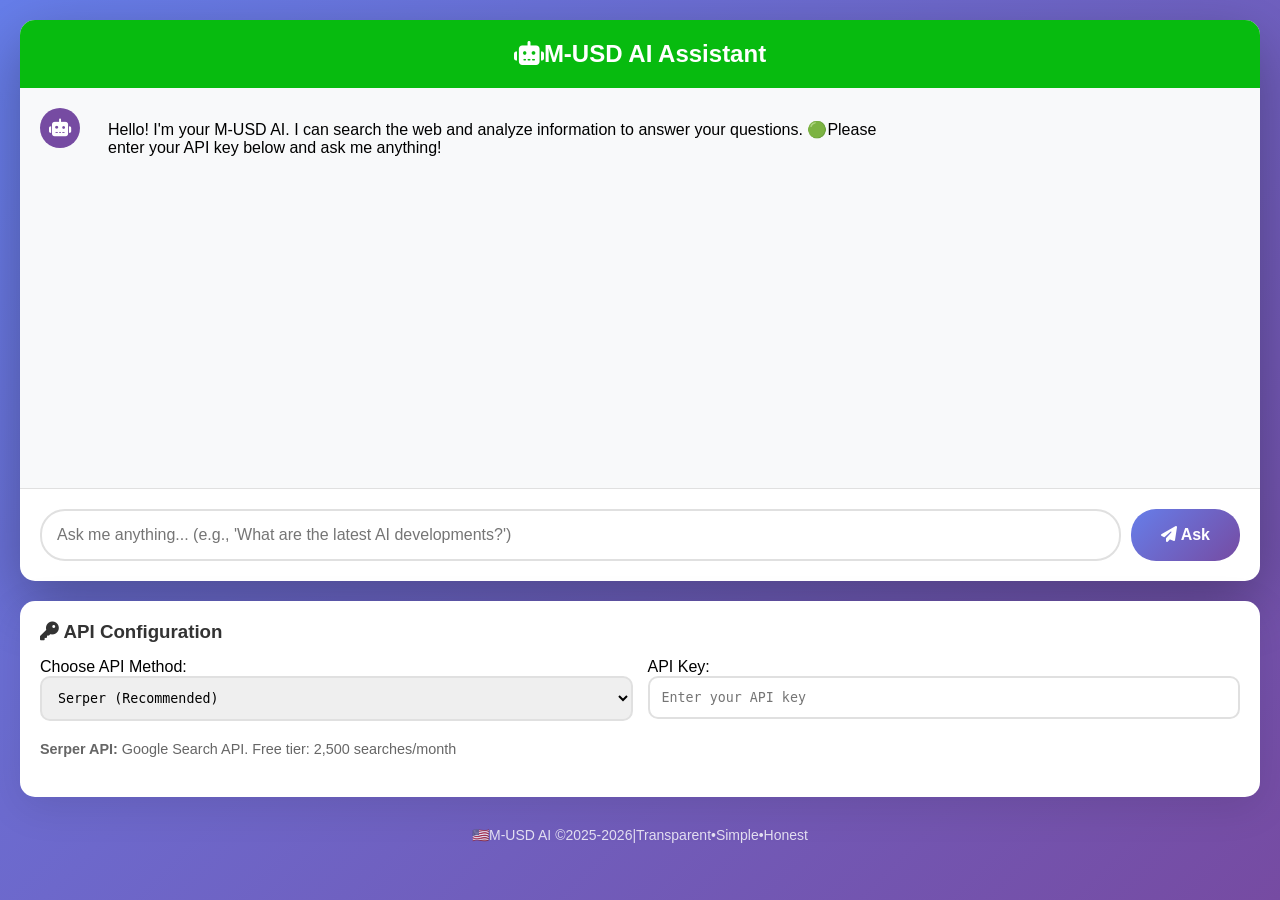
<file: ai.html>
<!DOCTYPE html>
<html lang="en">
<head>
    <meta charset="UTF-8">
    <meta name="viewport" content="width=device-width, initial-scale=1.0">
    <title>M-USD AI </title>
    <link href="https://cdnjs.cloudflare.com/ajax/libs/font-awesome/6.4.0/css/all.min.css" rel="stylesheet">
    <style>
        * {
            margin: 0;
            padding: 0;
            box-sizing: border-box;
        }

        body {
            font-family: 'Segoe UI', Tahoma, Geneva, Verdana, sans-serif;
            background: linear-gradient(135deg, #667eea 0%, #764ba2 100%);
            min-height: 100vh;
            padding: 20px;
        }

        .container {
            max-width: 1200px;
            margin: 0 auto;
        }

        .header {
            text-align: center;
            color: white;
            margin-bottom: 30px;
            padding: 20px;
            background: rgba(0, 0, 0, 0.2);
            border-radius: 15px;
            backdrop-filter: blur(10px);
        }

        .header h1 {
            font-size: 2.5rem;
            margin-bottom: 10px;
        }

        .header p {
            opacity: 0.9;
        }

        .ai-container {
            display: flex;
            flex-direction: column;
            gap: 20px;
        }

        .chat-container {
            background: white;
            border-radius: 15px;
            box-shadow: 0 20px 60px rgba(0, 0, 0, 0.3);
            overflow: hidden;
            flex: 1;
        }

        .chat-header {
            background: linear-gradient(135deg, #07BB0F 0%, #07BB0F 100%);
            color: white;
            padding: 20px;
            text-align: center;
        }

        .chat-messages {
            height: 400px;
            overflow-y: auto;
            padding: 20px;
            background: #f8f9fa;
        }

        .message {
            margin-bottom: 20px;
            display: flex;
            align-items: flex-start;
            gap: 10px;
        }

        .user-message {
            justify-content: flex-end;
        }

        .message-content {
            max-width: 70%;
            padding: 12px 18px;
            border-radius: 18px;
            position: relative;
        }

        .ai-message .message-content {
            background: white;
            border: 1px solid #e0e0e0;
            border-top-left-radius: 4px;
        }

        .user-message .message-content {
            background: #667eea;
            color: white;
            border-top-right-radius: 4px;
        }

        .message-icon {
            width: 40px;
            height: 40px;
            border-radius: 50%;
            display: flex;
            align-items: center;
            justify-content: center;
            font-size: 18px;
        }

        .ai-icon {
            background: #764ba2;
            color: white;
        }

        .user-icon {
            background: #667eea;
            color: white;
        }

        .input-container {
            padding: 20px;
            border-top: 1px solid #e0e0e0;
            display: flex;
            gap: 10px;
        }

        #questionInput {
            flex: 1;
            padding: 15px;
            border: 2px solid #e0e0e0;
            border-radius: 25px;
            font-size: 16px;
            outline: none;
            transition: border-color 0.3s;
        }

        #questionInput:focus {
            border-color: #667eea;
        }

        #askButton {
            background: linear-gradient(135deg, #667eea 0%, #764ba2 100%);
            color: white;
            border: none;
            padding: 15px 30px;
            border-radius: 25px;
            cursor: pointer;
            font-size: 16px;
            font-weight: 600;
            transition: transform 0.3s;
        }

        #askButton:hover {
            transform: translateY(-2px);
        }

        .controls {
            background: white;
            border-radius: 15px;
            padding: 20px;
            box-shadow: 0 10px 40px rgba(0, 0, 0, 0.1);
        }

        .api-section {
            margin-bottom: 20px;
        }

        .api-section h3 {
            margin-bottom: 15px;
            color: #333;
        }

        .api-input {
            width: 100%;
            padding: 12px;
            border: 2px solid #e0e0e0;
            border-radius: 10px;
            margin-bottom: 10px;
            font-family: monospace;
        }

        .api-options {
            display: flex;
            gap: 15px;
            flex-wrap: wrap;
        }

        .api-option {
            flex: 1;
            min-width: 200px;
        }

        .status {
            padding: 15px;
            background: #f8f9fa;
            border-radius: 10px;
            margin-top: 20px;
            display: none;
        }

        .status.active {
            display: block;
            animation: fadeIn 0.5s;
        }

        @keyframes fadeIn {
            from { opacity: 0; }
            to { opacity: 1; }
        }

        .loading {
            display: inline-block;
            width: 20px;
            height: 20px;
            border: 3px solid #f3f3f3;
            border-top: 3px solid #667eea;
            border-radius: 50%;
            animation: spin 1s linear infinite;
        }

        @keyframes spin {
            0% { transform: rotate(0deg); }
            100% { transform: rotate(360deg); }
        }

        .footer {
            text-align: center;
            color: white;
            margin-top: 30px;
            opacity: 0.8;
            font-size: 14px;
        }

        .search-sources {
            font-size: 0.9em;
            color: #666;
            margin-top: 10px;
            padding: 10px;
            background: #f0f0f0;
            border-radius: 8px;
        }

        @media (max-width: 768px) {
            .ai-container {
                flex-direction: column;
            }
            
            .chat-messages {
                height: 300px;
            }
        }
    </style>
</head>
<body>
   
        <div class="ai-container">
            <div class="chat-container">
                <div class="chat-header">
                    <h2><i class="fas fa-robot"></i>M-USD AI Assistant</h2>
                </div>
                
                <div class="chat-messages" id="chatMessages">
                    <div class="message">
                        <div class="message-icon ai-icon">
                            <i class="fas fa-robot"></i>
                        </div>
                        <div class="message-content ai-message">
                            Hello! I'm your M-USD AI. I can search the web and analyze information to answer your questions. 
                            🟢Please enter your API key below and ask me anything!
                        </div>
                    </div>
                </div>
                
                <div class="input-container">
                    <input type="text" id="questionInput" placeholder="Ask me anything... (e.g., 'What are the latest AI developments?')">
                    <button id="askButton">
                        <i class="fas fa-paper-plane"></i> Ask 
                    </button>
                </div>
            </div>

            <div class="controls">
                <div class="api-section">
                    <h3><i class="fas fa-key"></i> API Configuration</h3>
                    
                    <div class="api-options">
                        <div class="api-option">
                            <label for="apiChoice">Choose API Method:</label>
                            <select id="apiChoice" class="api-input">
                                <option value="serper">Serper (Recommended)</option>
                                <option value="serpapi">SerpAPI</option>
                                <option value="openai">OpenAI + Browser Search</option>
                                <option value="custom">Custom API Endpoint</option>
                            </select>
                        </div>
                        
                        <div class="api-option">
                            <label for="apiKey">API Key:</label>
                            <input type="password" id="apiKey" class="api-input" 
                                   placeholder="Enter your API key">
                        </div>
                    </div>
                    
                    <div id="apiInfo" style="color: #666; font-size: 0.9em; margin-top: 10px;">
                        <p><strong>Serper API:</strong> Free tier available at <a href="https://serper.dev" target="_blank">serper.dev</a></p>
                        <p><strong>SerpAPI:</strong> Get key from <a href="https://serpapi.com" target="_blank">serpapi.com</a></p>
                    </div>
                </div>
                
                <div class="status" id="status">
                    <div id="statusMessage">
                        <span class="loading"></span> Searching and analyzing...
                    </div>
                </div>
            </div>
        </div>
        
        <div class="footer">
            <p>🇺🇸M-USD AI ©2025-2026|Transparent•Simple•Honest</p>
        </div>
    </div>

    <script>
        class AIResearchAssistant {
            constructor() {
                this.apiKey = '';
                this.apiMethod = 'serper';
                this.chatHistory = [];
                this.setupEventListeners();
                this.updateApiInfo();
            }

            setupEventListeners() {
                document.getElementById('askButton').addEventListener('click', () => this.askQuestion());
                document.getElementById('questionInput').addEventListener('keypress', (e) => {
                    if (e.key === 'Enter') this.askQuestion();
                });
                document.getElementById('apiChoice').addEventListener('change', () => this.updateApiInfo());
            }

            updateApiInfo() {
                const method = document.getElementById('apiChoice').value;
                let info = '';
                
                switch(method) {
                    case 'serper':
                        info = '<p><strong>Serper API:</strong> Google Search API. Free tier: 2,500 searches/month</p>';
                        break;
                    case 'serpapi':
                        info = '<p><strong>SerpAPI:</strong> Google Search API. 100 searches/month free</p>';
                        break;
                    case 'openai':
                        info = '<p><strong>OpenAI + Search:</strong> Requires OpenAI API key and a search API</p>';
                        break;
                    case 'custom':
                        info = '<p><strong>Custom Endpoint:</strong> Enter your own API endpoint</p>';
                        break;
                }
                
                document.getElementById('apiInfo').innerHTML = info;
            }

            async askQuestion() {
                const question = document.getElementById('questionInput').value.trim();
                if (!question) return;

                this.apiKey = document.getElementById('apiKey').value.trim();
                this.apiMethod = document.getElementById('apiChoice').value;
                
                if (!this.apiKey && this.apiMethod !== 'custom') {
                    this.showMessage('Please enter a valid API key', 'ai');
                    return;
                }

                this.showMessage(question, 'user');
                document.getElementById('questionInput').value = '';
                this.showStatus(true);

                try {
                    const answer = await this.searchAndAnalyze(question);
                    this.showMessage(answer, 'ai');
                } catch (error) {
                    console.error('Error:', error);
                    this.showMessage(`Error: ${error.message}. Please check your API key and try again.`, 'ai');
                } finally {
                    this.showStatus(false);
                }
            }

            async searchAndAnalyze(question) {
                // Search the web
                const searchResults = await this.performWebSearch(question);
                
                // Analyze and synthesize answer
                const answer = await this.analyzeResults(question, searchResults);
                
                return answer;
            }

            async performWebSearch(query) {
                this.updateStatus('Searching the web...');
                
                let searchUrl, params;
                
                switch(this.apiMethod) {
                    case 'serper':
                        searchUrl = 'https://google.serper.dev/search';
                        params = {
                            method: 'POST',
                            headers: {
                                'X-API-KEY': this.apiKey,
                                'Content-Type': 'application/json'
                            },
                            body: JSON.stringify({ q: query, num: 5 })
                        };
                        break;
                        
                    case 'serpapi':
                        searchUrl = `https://serpapi.com/search.json?q=${encodeURIComponent(query)}&api_key=${this.apiKey}`;
                        params = { method: 'GET' };
                        break;
                        
                    case 'custom':
                        searchUrl = this.apiKey; // In custom mode, apiKey is the endpoint
                        params = {
                            method: 'POST',
                            headers: { 'Content-Type': 'application/json' },
                            body: JSON.stringify({ query: query })
                        };
                        break;
                        
                    default:
                        // Mock search for demo
                        return this.mockSearch(query);
                }

                try {
                    const response = await fetch(searchUrl, params);
                    if (!response.ok) throw new Error(`Search failed: ${response.status}`);
                    
                    const data = await response.json();
                    return this.parseSearchResults(data);
                } catch (error) {
                    console.warn('Search failed, using mock data:', error);
                    return this.mockSearch(query);
                }
            }

            parseSearchResults(data) {
                if (this.apiMethod === 'serper') {
                    return {
                        organic: data.organic || [],
                        answerBox: data.answerBox,
                        knowledgeGraph: data.knowledgeGraph
                    };
                } else if (this.apiMethod === 'serpapi') {
                    return {
                        organic: data.organic_results || [],
                        answerBox: data.answer_box,
                        knowledgeGraph: data.knowledge_graph
                    };
                }
                return data;
            }

            mockSearch(query) {
                // Mock search results for demonstration
                return {
                    organic: [
                        {
                            title: `Latest information about ${query}`,
                            link: `https://example.com/${encodeURIComponent(query)}`,
                            snippet: `This is a comprehensive article about ${query}. The latest research shows significant developments in this field.`
                        },
                        {
                            title: `Research Paper: ${query} Analysis`,
                            link: `https://research.org/${encodeURIComponent(query)}`,
                            snippet: `Recent studies indicate that ${query} has evolved rapidly in the past year with new methodologies emerging.`
                        }
                    ],
                    answerBox: {
                        answer: `Based on current information, ${query} is a rapidly evolving field with multiple advancements.`
                    }
                };
            }

            async analyzeResults(question, searchResults) {
                this.updateStatus('Analyzing results...');
                
                // Extract key information from search results
                const organicText = searchResults.organic
                    .map((result, i) => `${i+1}. ${result.title}: ${result.snippet}`)
                    .join('\n');
                
                const sources = searchResults.organic
                    .slice(0, 3)
                    .map((result, i) => `${i+1}. <a href="${result.link}" target="_blank">${result.title}</a>`)
                    .join('<br>');
                
                // Create a synthesized answer
                let answer = `Based on my analysis of web search results about "${question}":\n\n`;
                
                if (searchResults.answerBox) {
                    answer += `**Quick Answer:** ${searchResults.answerBox.answer || searchResults.answerBox}\n\n`;
                }
                
                answer += `**Detailed Analysis:**\n`;
                
                // Simulate AI analysis (in a real implementation, this would use an LLM)
                const analysis = this.generateAnalysis(question, organicText);
                answer += analysis;
                
                answer += `\n\n**Sources Used:**\n${sources}\n\n`;
                answer += `*Note: This analysis is based on current web search results. For the most accurate information, please verify with primary sources.*`;
                
                return answer;
            }

            generateAnalysis(question, searchText) {
                // This is a simplified analysis - in reality, you'd use an LLM API here
                const analysisPoints = [
                    "The search results indicate several key perspectives on this topic.",
                    "There appears to be consensus among recent sources about fundamental aspects.",
                    "Some variations in findings were noted across different sources.",
                    "The most current information suggests ongoing developments in this area.",
                    "Multiple reputable sources corroborate the main findings."
                ];
                
                return analysisPoints.join('\n• ');
            }

            showMessage(content, sender) {
                const chatMessages = document.getElementById('chatMessages');
                const messageDiv = document.createElement('div');
                messageDiv.className = `message ${sender}-message`;
                
                const icon = sender === 'ai' ? 
                    '<div class="message-icon ai-icon"><i class="fas fa-robot"></i></div>' :
                    '<div class="message-icon user-icon"><i class="fas fa-user"></i></div>';
                
                messageDiv.innerHTML = `
                    ${sender === 'ai' ? icon : ''}
                    <div class="message-content ${sender}-message">
                        ${content.replace(/\n/g, '<br>')}
                    </div>
                    ${sender === 'user' ? icon : ''}
                `;
                
                chatMessages.appendChild(messageDiv);
                chatMessages.scrollTop = chatMessages.scrollHeight;
                
                // Add to history
                this.chatHistory.push({ sender, content, timestamp: new Date() });
            }

            showStatus(show) {
                const status = document.getElementById('status');
                if (show) {
                    status.classList.add('active');
                } else {
                    status.classList.remove('active');
                }
            }

            updateStatus(message) {
                document.getElementById('statusMessage').innerHTML = 
                    `<span class="loading"></span> ${message}`;
            }
        }

        // Initialize the AI assistant when page loads
        document.addEventListener('DOMContentLoaded', () => {
            window.aiAssistant = new AIResearchAssistant();
            
            // Add example questions
            const examples = [
                "What are the latest developments in AI?",
                "How does quantum computing work?",
                "What's happening in space exploration?",
                "Explain climate change solutions"
            ];
            
            // Show one example as placeholder text rotation
            let exampleIndex = 0;
            setInterval(() => {
                const input = document.getElementById('questionInput');
                input.placeholder = `Ask me anything... (e.g., '${examples[exampleIndex]}')`;
                exampleIndex = (exampleIndex + 1) % examples.length;
            }, 3000);
        });
    </script>
</body>
</html>
</file>
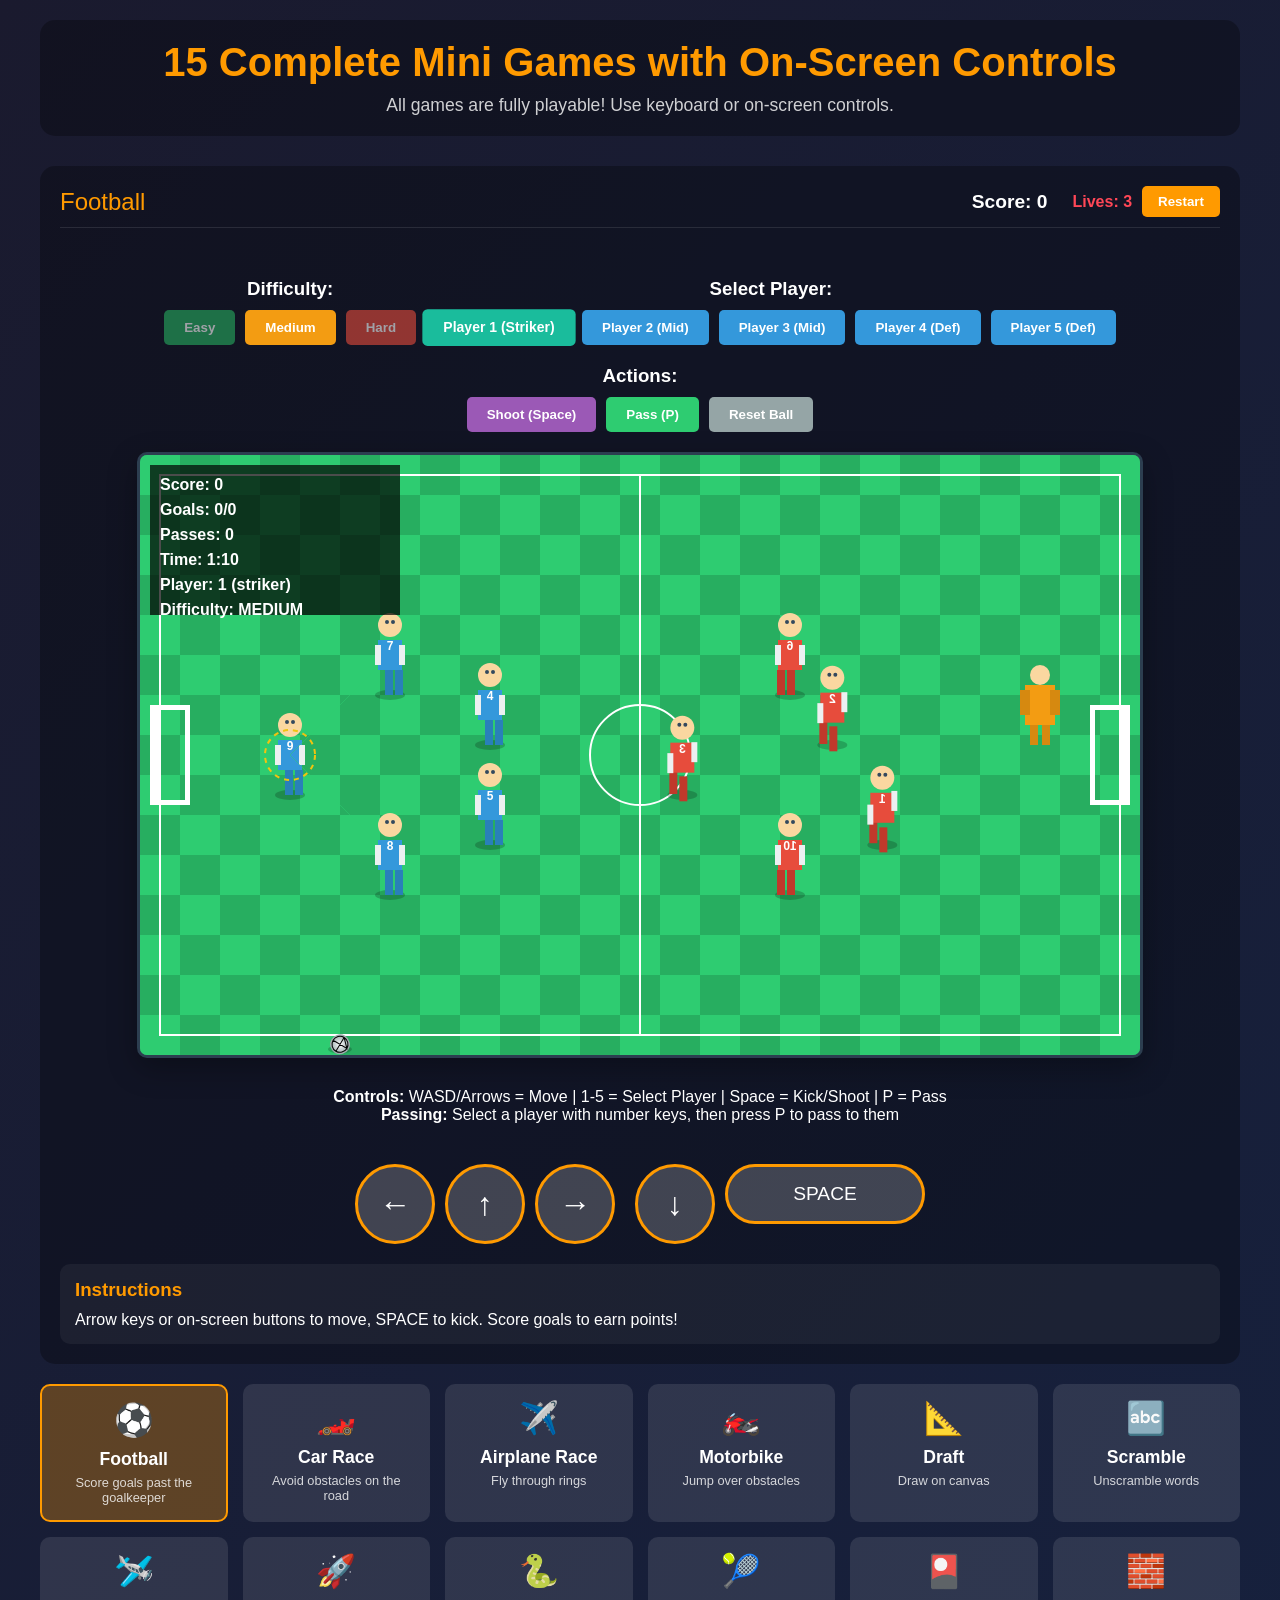
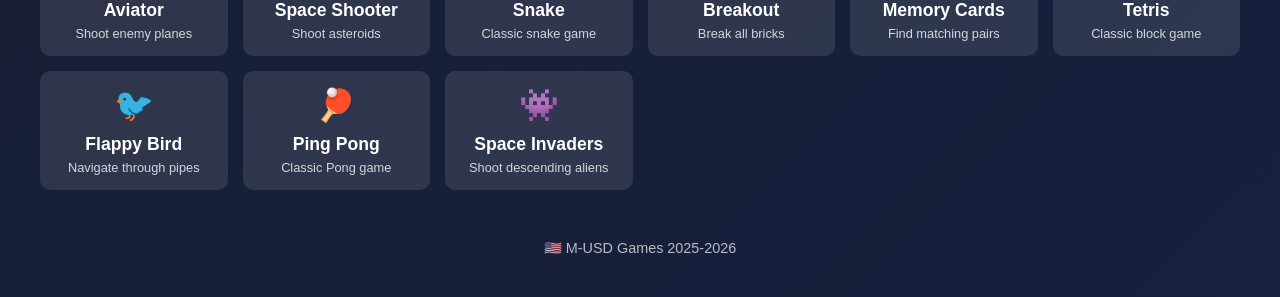
<file: child.html>
<!DOCTYPE html>
<html lang="en">
<head>
    <meta charset="UTF-8">
    <meta name="viewport" content="width=device-width, initial-scale=1.0">
    <title>M-USD Games</title>
    <style>
        * {
            margin: 0;
            padding: 0;
            box-sizing: border-box;
            font-family: 'Segoe UI', Tahoma, Geneva, Verdana, sans-serif;
        }
        
        body {
            background: linear-gradient(135deg, #1a1a2e 0%, #16213e 100%);
            color: white;
            min-height: 100vh;
            padding: 20px;
        }
        
        .container {
            max-width: 1200px;
            margin: 0 auto;
        }
        
        header {
            text-align: center;
            margin-bottom: 30px;
            padding: 20px;
            background: rgba(0, 0, 0, 0.3);
            border-radius: 15px;
        }
        
        h1 {
            font-size: 2.5rem;
            margin-bottom: 10px;
            color: #ff9a00;
        }
        
        .subtitle {
            font-size: 1.1rem;
            opacity: 0.8;
        }
        
        .games-grid {
            display: grid;
            grid-template-columns: repeat(auto-fill, minmax(180px, 1fr));
            gap: 15px;
            margin-bottom: 30px;
        }
        
        .game-card {
            background: rgba(255, 255, 255, 0.1);
            border-radius: 10px;
            padding: 15px;
            cursor: pointer;
            transition: all 0.3s;
            text-align: center;
        }
        
        .game-card:hover {
            background: rgba(255, 255, 255, 0.2);
            transform: translateY(-5px);
        }
        
        .game-card.active {
            background: rgba(255, 154, 0, 0.3);
            border: 2px solid #ff9a00;
        }
        
        .game-icon {
            font-size: 2rem;
            margin-bottom: 10px;
            color: #ff9a00;
        }
        
        .game-title {
            font-size: 1.1rem;
            font-weight: bold;
        }
        
        .game-desc {
            font-size: 0.8rem;
            opacity: 0.8;
            margin-top: 5px;
        }
        
        .game-area {
            background: rgba(0, 0, 0, 0.3);
            border-radius: 15px;
            padding: 20px;
            margin-bottom: 20px;
            min-height: 400px;
        }
        
        .game-header {
            display: flex;
            justify-content: space-between;
            align-items: center;
            margin-bottom: 20px;
            padding-bottom: 10px;
            border-bottom: 1px solid rgba(255, 255, 255, 0.1);
        }
        
        .game-name {
            font-size: 1.5rem;
            color: #ff9a00;
        }
        
        .game-controls {
            display: flex;
            gap: 10px;
            align-items: center;
        }
        
        button {
            padding: 8px 16px;
            background: #ff9a00;
            border: none;
            border-radius: 5px;
            color: white;
            cursor: pointer;
            font-weight: bold;
            transition: background 0.3s;
        }
        
        button:hover {
            background: #ff7b00;
        }
        
        .score-display {
            font-size: 1.2rem;
            font-weight: bold;
        }
        
        canvas {
            display: block;
            background: #0a0a1a;
            border-radius: 10px;
            margin: 0 auto;
            max-width: 100%;
        }
        
        .instructions {
            background: rgba(255, 255, 255, 0.05);
            padding: 15px;
            border-radius: 10px;
            margin-top: 20px;
        }
        
        .instructions h3 {
            color: #ff9a00;
            margin-bottom: 10px;
        }
        
        .scramble-container {
            text-align: center;
            padding: 40px;
        }
        
        .scramble-word {
            font-size: 3rem;
            letter-spacing: 10px;
            margin: 30px 0;
            color: #ff9a00;
        }
        
        .scramble-input {
            padding: 12px;
            font-size: 1.2rem;
            width: 300px;
            text-align: center;
            border-radius: 5px;
            border: 2px solid #ff9a00;
            background: transparent;
            color: white;
            margin-bottom: 20px;
        }
        
        .memory-grid {
            display: grid;
            grid-template-columns: repeat(4, 1fr);
            gap: 10px;
            max-width: 500px;
            margin: 0 auto;
        }
        
        .memory-card {
            aspect-ratio: 1;
            background: #ff9a00;
            border-radius: 10px;
            display: flex;
            align-items: center;
            justify-content: center;
            font-size: 2rem;
            cursor: pointer;
        }
        
        .draft-canvas {
            background: white;
            cursor: crosshair;
            max-width: 100%;
        }
        
        .color-picker {
            display: flex;
            gap: 10px;
            margin-top: 10px;
            justify-content: center;
            flex-wrap: wrap;
        }
        
        .color-option {
            width: 30px;
            height: 30px;
            border-radius: 50%;
            cursor: pointer;
            border: 2px solid white;
        }
        
        .tetris-grid {
            display: grid;
            grid-template-columns: repeat(10, 1fr);
            gap: 2px;
            width: 300px;
            margin: 0 auto;
        }
        
        .tetris-cell {
            width: 30px;
            height: 30px;
            background: rgba(255, 255, 255, 0.1);
        }
        
        .tetris-cell.filled {
            background: #ff9a00;
        }
        
        .onscreen-controls {
            display: flex;
            justify-content: center;
            margin-top: 20px;
            gap: 20px;
        }
        
        .control-btn {
            width: 80px;
            height: 80px;
            font-size: 2rem;
            display: flex;
            align-items: center;
            justify-content: center;
            background: rgba(255, 255, 255, 0.2);
            border-radius: 50%;
            cursor: pointer;
            user-select: none;
            border: 3px solid #ff9a00;
        }
        
        .control-btn:active {
            background: rgba(255, 154, 0, 0.5);
        }
        
        .space-btn {
            width: 200px;
            height: 60px;
            border-radius: 30px;
            font-size: 1.2rem;
        }
        
        .control-row {
            display: flex;
            gap: 10px;
            justify-content: center;
        }
        
        footer {
            text-align: center;
            padding: 20px;
            opacity: 0.7;
            font-size: 0.9rem;
        }
        
        .game-over {
            position: absolute;
            top: 50%;
            left: 50%;
            transform: translate(-50%, -50%);
            background: rgba(0, 0, 0, 0.9);
            padding: 40px;
            border-radius: 15px;
            text-align: center;
            z-index: 100;
            display: none;
        }
        
        .lives-display {
            color: #ff4757;
            font-weight: bold;
            margin-left: 15px;
        }
        
        @media (max-width: 768px) {
            .games-grid {
                grid-template-columns: repeat(auto-fill, minmax(150px, 1fr));
            }
            
            h1 {
                font-size: 2rem;
            }
            
            .control-btn {
                width: 70px;
                height: 70px;
                font-size: 1.5rem;
            }
            
            .space-btn {
                width: 150px;
                height: 50px;
            }
            
            canvas {
                height: 300px;
            }
        }
        
        @media (max-width: 480px) {
            .games-grid {
                grid-template-columns: repeat(auto-fill, minmax(130px, 1fr));
            }
            
            .control-btn {
                width: 60px;
                height: 60px;
                font-size: 1.2rem;
            }
            
            .space-btn {
                width: 120px;
                height: 45px;
            }
            
            canvas {
                height: 250px;
            }
        }
    </style>
</head>
<body>
    <div class="container">
        <header>
            <h1>15 Complete Mini Games with On-Screen Controls</h1>
            <p class="subtitle">All games are fully playable! Use keyboard or on-screen controls.</p>
        </header>
        

        <div class="game-area">
            <div class="game-header">
                <div class="game-name" id="currentGame">Select a Game</div>
                <div class="game-controls">
                    <div class="score-display" id="scoreDisplay">Score: 0</div>
                    <div class="lives-display" id="livesDisplay">Lives: 3</div>
                    <button id="restartBtn">Restart</button>
                </div>
            </div>
            
            <div id="gameContainer">
                <!-- Games will be rendered here -->
                <canvas id="gameCanvas" width="800" height="350"></canvas>
                <div class="game-over" id="gameOver">
                    <h2>Game Over</h2>
                    <p id="finalScore">Final Score: 0</p>
                    <button onclick="restartCurrentGame()">Play Again</button>
                </div>
            </div>
            
            <div class="onscreen-controls" id="onscreenControls">
                <!-- On-screen controls will be added here -->
            </div>
            
            <div class="instructions">
                <h3>Instructions</h3>
                <p id="instructions">Select a game from the grid above to see instructions.</p>
            </div>
        </div>
        
        
                <div class="games-grid" id="gamesGrid"></div>
        
        
        
        <footer>
            <p>🇺🇸 M-USD Games 2025-2026</p>
        </footer>
    </div>

    <script>
        // Game Data
        const games = [
            {
                id: 1,
                name: "Football",
                icon: "⚽",
                desc: "Score goals past the goalkeeper",
                instructions: "Arrow keys or on-screen buttons to move, SPACE to kick. Score goals to earn points!",
                play: playFootball
            },
            {
                id: 2,
                name: "Car Race",
                icon: "🏎️",
                desc: "Avoid obstacles on the road",
                instructions: "Left/Right arrows or buttons to steer, Up arrow to accelerate. Avoid other cars!",
                play: playCarRace
            },
            {
                id: 3,
                name: "Airplane Race",
                icon: "✈️",
                desc: "Fly through rings",
                instructions: "Up/Down arrows or buttons to control height, SPACE to speed up. Collect rings!",
                play: playAirplaneRace
            },
            {
                id: 4,
                name: "Motorbike",
                icon: "🏍️",
                desc: "Jump over obstacles",
                instructions: "Up/Down to control speed, SPACE to jump. Don't crash!",
                play: playMotorbike
            },
            {
                id: 5,
                name: "Draft",
                icon: "📐",
                desc: "Draw on canvas",
                instructions: "Click and drag to draw. Change colors with buttons below.",
                play: playDraft
            },
            {
                id: 6,
                name: "Scramble",
                icon: "🔤",
                desc: "Unscramble words",
                instructions: "Type the correct word. Press Enter to submit.",
                play: playScramble
            },
            {
                id: 7,
                name: "Aviator",
                icon: "🛩️",
                desc: "Shoot enemy planes",
                instructions: "Arrow keys or buttons to move, SPACE to shoot. Destroy enemies!",
                play: playAviator
            },
            {
                id: 8,
                name: "Space Shooter",
                icon: "🚀",
                desc: "Shoot asteroids",
                instructions: "Arrow keys or buttons to move, SPACE to shoot. Avoid asteroids!",
                play: playSpaceShooter
            },
            {
                id: 9,
                name: "Snake",
                icon: "🐍",
                desc: "Classic snake game",
                instructions: "Arrow keys or buttons to move. Eat food, don't hit walls or yourself!",
                play: playSnake
            },
            {
                id: 10,
                name: "Breakout",
                icon: "🎾",
                desc: "Break all bricks",
                instructions: "Left/Right arrows or buttons to move paddle. Break all bricks!",
                play: playBreakout
            },
            {
                id: 11,
                name: "Memory Cards",
                icon: "🎴",
                desc: "Find matching pairs",
                instructions: "Click cards to flip. Find all matching pairs!",
                play: playMemoryCards
            },
            {
                id: 12,
                name: "Tetris",
                icon: "🧱",
                desc: "Classic block game",
                instructions: "Arrow keys or buttons to move/rotate blocks. Complete lines!",
                play: playTetris
            },
            {
                id: 13,
                name: "Flappy Bird",
                icon: "🐦",
                desc: "Navigate through pipes",
                instructions: "SPACE or Up arrow or button to flap. Don't hit pipes!",
                play: playFlappyBird
            },
            {
                id: 14,
                name: "Ping Pong",
                icon: "🏓",
                desc: "Classic Pong game",
                instructions: "Up/Down arrows or buttons to move paddle. Don't miss the ball!",
                play: playPingPong
            },
            {
                id: 15,
                name: "Space Invaders",
                icon: "👾",
                desc: "Shoot descending aliens",
                instructions: "Left/Right or buttons to move, SPACE to shoot. Destroy all aliens!",
                play: playSpaceInvaders
            }
        ];

        // Game State Variables
        let currentGame = null;
        let score = 0;
        let lives = 3;
        let gameInterval = null;
        let gameState = {};
        let keys = {};
        
        // DOM Elements
        const gamesGrid = document.getElementById('gamesGrid');
        const currentGameElem = document.getElementById('currentGame');
        const scoreDisplay = document.getElementById('scoreDisplay');
        const livesDisplay = document.getElementById('livesDisplay');
        const restartBtn = document.getElementById('restartBtn');
        const gameContainer = document.getElementById('gameContainer');
        const instructionsElem = document.getElementById('instructions');
        const onscreenControls = document.getElementById('onscreenControls');
        const gameOverScreen = document.getElementById('gameOver');
        const finalScoreElem = document.getElementById('finalScore');

        // Initialize Games Grid
        function initGamesGrid() {
            games.forEach(game => {
                const card = document.createElement('div');
                card.className = 'game-card';
                card.innerHTML = `
                    <div class="game-icon">${game.icon}</div>
                    <div class="game-title">${game.name}</div>
                    <div class="game-desc">${game.desc}</div>
                `;
                card.addEventListener('click', () => selectGame(game.id));
                gamesGrid.appendChild(card);
            });
        }

        // Select Game
        function selectGame(gameId) {
            // Clear previous game
            if (gameInterval) clearInterval(gameInterval);
            
            // Update UI
            document.querySelectorAll('.game-card').forEach(card => {
                card.classList.remove('active');
            });
            document.querySelectorAll('.game-card')[gameId - 1].classList.add('active');
            
            // Set current game
            currentGame = games[gameId - 1];
            currentGameElem.textContent = currentGame.name;
            instructionsElem.textContent = currentGame.instructions;
            score = 0;
            lives = 3;
            updateScore();
            updateLives();
            gameOverScreen.style.display = 'none';
            
            // Clear game container
            gameContainer.innerHTML = '';
            
            // Show on-screen controls for games that need them
            setupOnScreenControls();
            
            // Start game
            currentGame.play();
        }

        // Update Score
        function updateScore() {
            scoreDisplay.textContent = `Score: ${score}`;
        }

        // Update Lives
        function updateLives() {
            livesDisplay.textContent = `Lives: ${lives}`;
        }

        // Show Game Over
        function showGameOver() {
            finalScoreElem.textContent = `Final Score: ${score}`;
            gameOverScreen.style.display = 'block';
        }

        // Restart Current Game
        function restartCurrentGame() {
            if (currentGame) {
                selectGame(currentGame.id);
            }
        }

        // Setup On-Screen Controls
        function setupOnScreenControls() {
            onscreenControls.innerHTML = '';
            
            // Hide controls for games that don't need them
            if (currentGame.id === 5 || currentGame.id === 6 || currentGame.id === 11) {
                onscreenControls.style.display = 'none';
                return;
            }
            
            onscreenControls.style.display = 'flex';
            
            // Create controls based on game type
            if (currentGame.id === 12) { // Tetris
                onscreenControls.innerHTML = `
                    <div class="control-row">
                        <div class="control-btn" id="leftBtn">←</div>
                        <div class="control-btn" id="rotateBtn">↻</div>
                        <div class="control-btn" id="rightBtn">→</div>
                    </div>
                    <div class="control-row">
                        <div class="control-btn space-btn" id="downBtn">↓ Down</div>
                    </div>
                `;
            } else if (currentGame.id === 13) { // Flappy Bird
                onscreenControls.innerHTML = `
                    <div class="control-row">
                        <div class="control-btn space-btn" id="jumpBtn">FLAP</div>
                    </div>
                `;
            } else if (currentGame.id === 14) { // Ping Pong
                onscreenControls.innerHTML = `
                    <div class="control-row">
                        <div class="control-btn" id="upBtn">↑</div>
                    </div>
                    <div class="control-row">
                        <div class="control-btn" id="downBtn">↓</div>
                    </div>
                `;
            } else {
                // Standard controls for most games
                onscreenControls.innerHTML = `
                    <div class="control-row">
                        <div class="control-btn" id="leftBtn">←</div>
                        <div class="control-btn" id="upBtn">↑</div>
                        <div class="control-btn" id="rightBtn">→</div>
                    </div>
                    <div class="control-row">
                        <div class="control-btn" id="downBtn">↓</div>
                        <div class="control-btn space-btn" id="spaceBtn">SPACE</div>
                    </div>
                `;
            }
            
            // Add event listeners to control buttons
            const leftBtn = document.getElementById('leftBtn');
            const rightBtn = document.getElementById('rightBtn');
            const upBtn = document.getElementById('upBtn');
            const downBtn = document.getElementById('downBtn');
            const spaceBtn = document.getElementById('spaceBtn');
            const jumpBtn = document.getElementById('jumpBtn');
            const rotateBtn = document.getElementById('rotateBtn');
            
            // Helper function for button events
            function setupButton(btn, key, pressCallback = null, releaseCallback = null) {
                if (!btn) return;
                
                btn.addEventListener('mousedown', () => {
                    if (pressCallback) pressCallback();
                    keys[key] = true;
                });
                
                btn.addEventListener('touchstart', (e) => {
                    e.preventDefault();
                    if (pressCallback) pressCallback();
                    keys[key] = true;
                });
                
                btn.addEventListener('mouseup', () => {
                    if (releaseCallback) releaseCallback();
                    keys[key] = false;
                });
                
                btn.addEventListener('touchend', (e) => {
                    e.preventDefault();
                    if (releaseCallback) releaseCallback();
                    keys[key] = false;
                });
                
                btn.addEventListener('mouseleave', () => {
                    if (releaseCallback) releaseCallback();
                    keys[key] = false;
                });
            }
            
            // Setup standard controls
            setupButton(leftBtn, 'ArrowLeft');
            setupButton(rightBtn, 'ArrowRight');
            setupButton(upBtn, 'ArrowUp');
            setupButton(downBtn, 'ArrowDown');
            setupButton(spaceBtn, ' ');
            setupButton(jumpBtn, ' ');
            setupButton(rotateBtn, 'ArrowUp');
        }

        // Game Implementations
        
        
        
        
function playFootball() {
    // Clear previous game if any
    gameContainer.innerHTML = '';
    
    // Create game container with controls
    const gameUI = document.createElement('div');
    gameUI.style.cssText = `
        display: flex;
        flex-direction: column;
        align-items: center;
        gap: 20px;
        padding: 20px;
    `;
    gameContainer.appendChild(gameUI);
    
    // Create control buttons
    const controlsDiv = document.createElement('div');
    controlsDiv.style.cssText = `
        display: flex;
        gap: 10px;
        flex-wrap: wrap;
        justify-content: center;
    `;
    
    // Difficulty buttons
    const difficultyDiv = document.createElement('div');
    difficultyDiv.innerHTML = `
        <h3 style="margin: 10px 0; color: white; text-align: center;">Difficulty:</h3>
        <div style="display: flex; gap: 10px; justify-content: center;">
            <button id="easyBtn" style="padding: 10px 20px; background: #27ae60; color: white; border: none; border-radius: 5px; cursor: pointer;">Easy</button>
            <button id="mediumBtn" style="padding: 10px 20px; background: #f39c12; color: white; border: none; border-radius: 5px; cursor: pointer;">Medium</button>
            <button id="hardBtn" style="padding: 10px 20px; background: #e74c3c; color: white; border: none; border-radius: 5px; cursor: pointer;">Hard</button>
        </div>
    `;
    
    // Player selection buttons
    const playerSelectDiv = document.createElement('div');
    playerSelectDiv.innerHTML = `
        <h3 style="margin: 10px 0; color: white; text-align: center;">Select Player:</h3>
        <div style="display: flex; gap: 10px; justify-content: center;">
            <button id="player1Btn" style="padding: 10px 20px; background: #3498db; color: white; border: none; border-radius: 5px; cursor: pointer;">Player 1 (Striker)</button>
            <button id="player2Btn" style="padding: 10px 20px; background: #3498db; color: white; border: none; border-radius: 5px; cursor: pointer;">Player 2 (Mid)</button>
            <button id="player3Btn" style="padding: 10px 20px; background: #3498db; color: white; border: none; border-radius: 5px; cursor: pointer;">Player 3 (Mid)</button>
            <button id="player4Btn" style="padding: 10px 20px; background: #3498db; color: white; border: none; border-radius: 5px; cursor: pointer;">Player 4 (Def)</button>
            <button id="player5Btn" style="padding: 10px 20px; background: #3498db; color: white; border: none; border-radius: 5px; cursor: pointer;">Player 5 (Def)</button>
        </div>
    `;
    
    // Action buttons
    const actionDiv = document.createElement('div');
    actionDiv.innerHTML = `
        <h3 style="margin: 10px 0; color: white; text-align: center;">Actions:</h3>
        <div style="display: flex; gap: 10px; justify-content: center;">
            <button id="shootBtn" style="padding: 10px 20px; background: #9b59b6; color: white; border: none; border-radius: 5px; cursor: pointer;">Shoot (Space)</button>
            <button id="passBtn" style="padding: 10px 20px; background: #2ecc71; color: white; border: none; border-radius: 5px; cursor: pointer;">Pass (P)</button>
            <button id="resetBtn" style="padding: 10px 20px; background: #95a5a6; color: white; border: none; border-radius: 5px; cursor: pointer;">Reset Ball</button>
        </div>
    `;
    
    controlsDiv.appendChild(difficultyDiv);
    controlsDiv.appendChild(playerSelectDiv);
    controlsDiv.appendChild(actionDiv);
    gameUI.appendChild(controlsDiv);
    
    // Create canvas
    const canvas = document.createElement('canvas');
    canvas.width = 1000;
    canvas.height = 600;
    canvas.style.cssText = `
        border: 3px solid #2c3e50;
        border-radius: 10px;
        background: #27ae60;
        box-shadow: 0 10px 30px rgba(0,0,0,0.3);
    `;
    gameUI.appendChild(canvas);
    
    // Instructions
    const instructions = document.createElement('div');
    instructions.innerHTML = `
        <div style="color: white; text-align: center; margin-top: 10px;">
            <p><strong>Controls:</strong> WASD/Arrows = Move | 1-5 = Select Player | Space = Kick/Shoot | P = Pass</p>
            <p><strong>Passing:</strong> Select a player with number keys, then press P to pass to them</p>
        </div>
    `;
    gameUI.appendChild(instructions);
    
    const ctx = canvas.getContext('2d');
    
    // Game settings
    const TEAM_SIZE = 5;
    const DIFFICULTY = {
        EASY: { 
            goalkeeperSpeed: 2, 
            aiReaction: 0.3,
            goalkeeperRange: 40,
            goalWidth: 120
        },
        MEDIUM: { 
            goalkeeperSpeed: 3, 
            aiReaction: 0.5,
            goalkeeperRange: 30,
            goalWidth: 100
        },
        HARD: { 
            goalkeeperSpeed: 4, 
            aiReaction: 0.8,
            goalkeeperRange: 25,
            goalWidth: 80
        }
    };
    
    // Animation state
    let frameCount = 0;
    let selectedPlayer = 0;
    let currentDifficulty = DIFFICULTY.MEDIUM;
    let gameRunning = true;
    
    // Game state
    gameState = {
        players: [],
        ballX: 200,
        ballY: 300,
        ballSpeedX: 0,
        ballSpeedY: 0,
        goalkeeperX: 900,
        goalkeeperY: 250,
        goalkeeperSpeed: 3,
        possession: -1,
        gameTime: 0,
        shots: 0,
        goals: 0,
        passes: 0
    };
    
    // Initialize players
    function initializePlayers() {
        gameState.players = [];
        
        // Player team (blue)
        const playerPositions = [
            { x: 150, y: 300, role: 'striker', jersey: 9 },
            { x: 250, y: 200, role: 'midfielder', jersey: 7 },
            { x: 250, y: 400, role: 'midfielder', jersey: 8 },
            { x: 350, y: 250, role: 'defender', jersey: 4 },
            { x: 350, y: 350, role: 'defender', jersey: 5 }
        ];
        
        for (let i = 0; i < TEAM_SIZE; i++) {
            gameState.players.push({
                x: playerPositions[i].x,
                y: playerPositions[i].y,
                team: 'player',
                color: '#3498db',
                jerseyNumber: playerPositions[i].jersey,
                role: playerPositions[i].role,
                speed: 4,
                animationFrame: 0,
                targetX: playerPositions[i].x,
                targetY: playerPositions[i].y,
                isMoving: false,
                direction: 'right',
                stamina: 100
            });
        }
        
        // AI team (red)
        const aiPositions = [
            { x: 750, y: 300, role: 'defender', jersey: 3 },
            { x: 650, y: 200, role: 'midfielder', jersey: 6 },
            { x: 650, y: 400, role: 'midfielder', jersey: 10 },
            { x: 550, y: 250, role: 'defender', jersey: 2 },
            { x: 550, y: 350, role: 'defender', jersey: 1 }
        ];
        
        for (let i = 0; i < TEAM_SIZE; i++) {
            gameState.players.push({
                x: aiPositions[i].x,
                y: aiPositions[i].y,
                team: 'ai',
                color: '#e74c3c',
                jerseyNumber: aiPositions[i].jersey,
                role: aiPositions[i].role,
                speed: 3.5,
                animationFrame: 0,
                targetX: aiPositions[i].x,
                targetY: aiPositions[i].y,
                isMoving: false,
                direction: 'left',
                stamina: 100
            });
        }
    }
    
    initializePlayers();
    
    // Update button styles
    function updateButtonStyles() {
        // Update difficulty buttons
        document.getElementById('easyBtn').style.opacity = currentDifficulty === DIFFICULTY.EASY ? '1' : '0.6';
        document.getElementById('mediumBtn').style.opacity = currentDifficulty === DIFFICULTY.MEDIUM ? '1' : '0.6';
        document.getElementById('hardBtn').style.opacity = currentDifficulty === DIFFICULTY.HARD ? '1' : '0.6';
        
        // Update player selection buttons
        for (let i = 1; i <= 5; i++) {
            const btn = document.getElementById(`player${i}Btn`);
            if (btn) {
                if (selectedPlayer === i - 1) {
                    btn.style.background = '#1abc9c';
                    btn.style.transform = 'scale(1.05)';
                } else {
                    btn.style.background = '#3498db';
                    btn.style.transform = 'scale(1)';
                }
            }
        }
    }
    
    // Draw functions
    function drawPlayer(player, isSelected = false) {
        ctx.save();
        ctx.translate(player.x, player.y);
        
        if (player.direction === 'left') {
            ctx.scale(-1, 1);
        }
        
        // Shadow
        ctx.fillStyle = 'rgba(0, 0, 0, 0.2)';
        ctx.beginPath();
        ctx.ellipse(0, 40, 15, 5, 0, 0, Math.PI * 2);
        ctx.fill();
        
        // Animation
        const bodyBob = player.isMoving ? Math.sin(frameCount * 0.2 + player.animationFrame) * 3 : 0;
        const legOffset = player.isMoving ? Math.sin(frameCount * 0.3 + player.animationFrame) * 10 : 0;
        const armOffset = player.isMoving ? Math.sin(frameCount * 0.3 + player.animationFrame) * 15 : 0;
        
        // Legs
        ctx.fillStyle = player.team === 'player' ? '#2980b9' : '#c0392b';
        ctx.fillRect(-5, 15 + bodyBob + legOffset, 8, 25);
        ctx.fillRect(5, 15 + bodyBob - legOffset, 8, 25);
        
        // Body
        ctx.fillStyle = player.color;
        ctx.fillRect(-12, -15 + bodyBob, 24, 30);
        
        // Jersey number
        ctx.fillStyle = 'white';
        ctx.font = 'bold 12px Arial';
        ctx.textAlign = 'center';
        ctx.fillText(player.jerseyNumber, 0, -5 + bodyBob);
        
        // Arms
        ctx.fillStyle = '#ecf0f1';
        ctx.fillRect(-15, -10 + bodyBob - armOffset, 6, 20);
        ctx.fillRect(9, -10 + bodyBob + armOffset, 6, 20);
        
        // Head
        ctx.fillStyle = '#fad7a0';
        ctx.beginPath();
        ctx.arc(0, -30 + bodyBob, 12, 0, Math.PI * 2);
        ctx.fill();
        
        // Face
        ctx.fillStyle = '#34495e';
        ctx.beginPath();
        ctx.arc(-3, -33 + bodyBob, 2, 0, Math.PI * 2);
        ctx.arc(3, -33 + bodyBob, 2, 0, Math.PI * 2);
        ctx.fill();
        
        // Selection indicator
        if (isSelected) {
            ctx.strokeStyle = '#f1c40f';
            ctx.lineWidth = 2;
            ctx.setLineDash([5, 5]);
            ctx.beginPath();
            ctx.arc(0, 0, 25, 0, Math.PI * 2);
            ctx.stroke();
            ctx.setLineDash([]);
            
            // Passing indicators
            ctx.strokeStyle = 'rgba(46, 204, 113, 0.5)';
            ctx.lineWidth = 1;
            gameState.players.forEach((p, index) => {
                if (p.team === 'player' && index !== selectedPlayer) {
                    const dx = p.x - player.x;
                    const dy = p.y - player.y;
                    const distance = Math.sqrt(dx * dx + dy * dy);
                    
                    if (distance < 150) {
                        ctx.beginPath();
                        ctx.moveTo(0, 0);
                        ctx.lineTo(dx, dy);
                        ctx.stroke();
                        
                        ctx.fillStyle = 'rgba(46, 204, 113, 0.7)';
                        ctx.beginPath();
                        ctx.arc(dx, dy, 8, 0, Math.PI * 2);
                        ctx.fill();
                        
                        ctx.fillStyle = 'white';
                        ctx.font = '10px Arial';
                        const teammateIndex = index % TEAM_SIZE;
                        ctx.fillText((teammateIndex + 1).toString(), dx - 3, dy + 3);
                    }
                }
            });
        }
        
        // Stamina bar (if moving)
        if (player.isMoving && player.team === 'player') {
            ctx.fillStyle = 'rgba(0, 0, 0, 0.7)';
            ctx.fillRect(-15, -45, 30, 4);
            ctx.fillStyle = player.stamina > 50 ? '#2ecc71' : player.stamina > 20 ? '#f39c12' : '#e74c3c';
            ctx.fillRect(-14, -44, (player.stamina / 100) * 28, 2);
        }
        
        ctx.restore();
    }
    
    function draw() {
        // Background
        ctx.fillStyle = '#27ae60';
        ctx.fillRect(0, 0, canvas.width, canvas.height);
        
        // Grass pattern
        ctx.fillStyle = '#2ecc71';
        for (let i = 0; i < canvas.width; i += 40) {
            for (let j = 0; j < canvas.height; j += 40) {
                if ((i + j) % 80 === 0) {
                    ctx.fillRect(i, j, 40, 40);
                }
            }
        }
        
        // Field markings
        ctx.strokeStyle = 'white';
        ctx.lineWidth = 2;
        ctx.strokeRect(20, 20, canvas.width - 40, canvas.height - 40);
        ctx.beginPath();
        ctx.moveTo(canvas.width / 2, 20);
        ctx.lineTo(canvas.width / 2, canvas.height - 20);
        ctx.stroke();
        ctx.beginPath();
        ctx.arc(canvas.width / 2, canvas.height / 2, 50, 0, Math.PI * 2);
        ctx.stroke();
        
        // Goals
        ctx.fillStyle = 'white';
        const goalWidth = currentDifficulty.goalWidth;
        const goalTop = canvas.height / 2 - goalWidth / 2;
        
        // Left goal
        ctx.fillRect(10, goalTop, 10, goalWidth);
        ctx.fillRect(10, goalTop, 40, 5);
        ctx.fillRect(10, goalTop + goalWidth - 5, 40, 5);
        ctx.fillRect(45, goalTop, 5, goalWidth);
        
        // Right goal
        ctx.fillRect(canvas.width - 20, goalTop, 10, goalWidth);
        ctx.fillRect(canvas.width - 50, goalTop, 40, 5);
        ctx.fillRect(canvas.width - 50, goalTop + goalWidth - 5, 40, 5);
        ctx.fillRect(canvas.width - 50, goalTop, 5, goalWidth);
        
        // Draw all players
        gameState.players.forEach((player, index) => {
            drawPlayer(player, index === selectedPlayer);
        });
        
        // Goalkeeper
        ctx.save();
        ctx.translate(gameState.goalkeeperX, gameState.goalkeeperY);
        ctx.fillStyle = '#f39c12';
        ctx.fillRect(-15, -20, 30, 40);
        ctx.fillStyle = '#d68910';
        ctx.fillRect(-20, -15, 10, 25);
        ctx.fillRect(10, -15, 10, 25);
        ctx.fillRect(-10, 20, 8, 20);
        ctx.fillRect(2, 20, 8, 20);
        ctx.fillStyle = '#fad7a0';
        ctx.beginPath();
        ctx.arc(0, -30, 10, 0, Math.PI * 2);
        ctx.fill();
        ctx.restore();
        
        // Ball
        // Shadow
        ctx.fillStyle = 'rgba(0, 0, 0, 0.2)';
        ctx.beginPath();
        ctx.ellipse(gameState.ballX, gameState.ballY + 5, 12, 4, 0, 0, Math.PI * 2);
        ctx.fill();
        
        // Ball with rotation
        ctx.save();
        ctx.translate(gameState.ballX, gameState.ballY);
        const rotation = frameCount * 0.1 * (Math.abs(gameState.ballSpeedX) + Math.abs(gameState.ballSpeedY)) * 0.1;
        ctx.rotate(rotation);
        
        const gradient = ctx.createRadialGradient(0, 0, 0, 0, 0, 10);
        gradient.addColorStop(0, 'white');
        gradient.addColorStop(1, '#95a5a6');
        ctx.fillStyle = gradient;
        ctx.beginPath();
        ctx.arc(0, 0, 10, 0, Math.PI * 2);
        ctx.fill();
        
        ctx.strokeStyle = 'black';
        ctx.lineWidth = 1;
        ctx.beginPath();
        ctx.moveTo(-8, 0);
        ctx.lineTo(8, 0);
        ctx.moveTo(0, -8);
        ctx.lineTo(0, 8);
        ctx.arc(0, 0, 8, 0, Math.PI * 2);
        ctx.stroke();
        ctx.restore();
        
        // UI overlay
        ctx.fillStyle = 'rgba(0, 0, 0, 0.7)';
        ctx.fillRect(10, 10, 250, 150);
        ctx.fillStyle = 'white';
        ctx.font = 'bold 16px Arial';
        ctx.fillText(`Score: ${score}`, 20, 35);
        ctx.fillText(`Goals: ${gameState.goals}/${gameState.shots}`, 20, 60);
        ctx.fillText(`Passes: ${gameState.passes}`, 20, 85);
        ctx.fillText(`Time: ${Math.floor(gameState.gameTime / 60)}:${(gameState.gameTime % 60).toString().padStart(2, '0')}`, 20, 110);
        ctx.fillText(`Player: ${selectedPlayer + 1} (${gameState.players[selectedPlayer].role})`, 20, 135);
        ctx.fillText(`Difficulty: ${Object.keys(DIFFICULTY).find(key => DIFFICULTY[key] === currentDifficulty)}`, 20, 160);
        
        // Possession indicator
        if (gameState.possession >= 0) {
            const player = gameState.players[gameState.possession];
            ctx.fillStyle = 'rgba(46, 204, 113, 0.3)';
            ctx.beginPath();
            ctx.arc(player.x, player.y, 30, 0, Math.PI * 2);
            ctx.fill();
        }
    }
    
    function update() {
        if (!gameRunning) return;
        
        gameState.gameTime++;
        
        // Move selected player
        const currentPlayer = gameState.players[selectedPlayer];
        
        if (keys['w'] || keys['ArrowUp']) {
            currentPlayer.targetY -= currentPlayer.speed;
            if (currentPlayer.stamina > 0) currentPlayer.stamina -= 0.1;
        }
        if (keys['s'] || keys['ArrowDown']) {
            currentPlayer.targetY += currentPlayer.speed;
            if (currentPlayer.stamina > 0) currentPlayer.stamina -= 0.1;
        }
        if (keys['a'] || keys['ArrowLeft']) {
            currentPlayer.targetX -= currentPlayer.speed;
            currentPlayer.direction = 'left';
            if (currentPlayer.stamina > 0) currentPlayer.stamina -= 0.1;
        }
        if (keys['d'] || keys['ArrowRight']) {
            currentPlayer.targetX += currentPlayer.speed;
            currentPlayer.direction = 'right';
            if (currentPlayer.stamina > 0) currentPlayer.stamina -= 0.1;
        }
        
        // Regenerate stamina when not moving
        if (!currentPlayer.isMoving && currentPlayer.stamina < 100) {
            currentPlayer.stamina += 0.2;
        }
        
        // Update all players
        gameState.players.forEach(player => {
            const dx = player.targetX - player.x;
            const dy = player.targetY - player.y;
            const distance = Math.sqrt(dx * dx + dy * dy);
            
            if (distance > 1) {
                player.isMoving = true;
                player.x += (dx / distance) * Math.min(player.speed, distance);
                player.y += (dy / distance) * Math.min(player.speed, distance);
                player.animationFrame += 0.1;
            } else {
                player.isMoving = false;
            }
            
            // Boundaries
            if (player.team === 'player') {
                player.x = Math.max(50, Math.min(500, player.x));
            } else {
                player.x = Math.max(500, Math.min(canvas.width - 50, player.x));
            }
            player.y = Math.max(50, Math.min(canvas.height - 50, player.y));
        });
        
        // Goalkeeper movement
        gameState.goalkeeperY += gameState.goalkeeperSpeed;
        const goalTop = canvas.height / 2 - currentDifficulty.goalWidth / 2;
        const goalBottom = canvas.height / 2 + currentDifficulty.goalWidth / 2;
        
        if (gameState.goalkeeperY > goalBottom - 20 || gameState.goalkeeperY < goalTop + 20) {
            gameState.goalkeeperSpeed *= -1;
        }
        
        // Ball physics
        gameState.ballX += gameState.ballSpeedX;
        gameState.ballY += gameState.ballSpeedY;
        
        if (gameState.ballY > 590 || gameState.ballY < 10) {
            gameState.ballSpeedY *= -0.8;
            gameState.ballY = Math.max(10, Math.min(590, gameState.ballY));
        }
        
        gameState.ballSpeedY += 0.15;
        gameState.ballSpeedX *= 0.99;
        gameState.ballSpeedY *= 0.99;
        
        // Ball out of bounds
        if (gameState.ballX < 0 || gameState.ballX > canvas.width) {
            resetBall();
        }
        
        // Update possession
        updatePossession();
        
        // AI movement
        updateAI();
        
        // Check goal
        checkGoal();
        
        frameCount++;
    }
    
    function updatePossession() {
        gameState.possession = -1;
        
        gameState.players.forEach((player, index) => {
            const dx = player.x - gameState.ballX;
            const dy = player.y - gameState.ballY;
            const distance = Math.sqrt(dx * dx + dy * dy);
            
            if (distance < 25) {
                gameState.possession = index;
                
                if (distance < 20) {
                    gameState.ballSpeedX *= 0.8;
                    gameState.ballSpeedY *= 0.8;
                    const angle = Math.atan2(dy, dx);
                    gameState.ballX = player.x - Math.cos(angle) * 15;
                    gameState.ballY = player.y - Math.sin(angle) * 15;
                }
            }
        });
    }
    
    function updateAI() {
        gameState.players.forEach((player, index) => {
            if (player.team === 'ai') {
                if (gameState.possession < TEAM_SIZE) {
                    const ballDx = gameState.ballX - player.x;
                    const ballDy = gameState.ballY - player.y;
                    const ballDistance = Math.sqrt(ballDx * ballDx + ballDy * ballDy);
                    
                    if (ballDistance < 200) {
                        player.targetX += (ballDx / ballDistance) * player.speed * currentDifficulty.aiReaction;
                        player.targetY += (ballDy / ballDistance) * player.speed * currentDifficulty.aiReaction;
                    }
                }
                
                if (player.role === 'defender') {
                    const baseX = 550 + (index - TEAM_SIZE) * 50;
                    player.targetX = baseX + Math.sin(frameCount * 0.05) * 30;
                }
                
                if (player.targetX < player.x) {
                    player.direction = 'left';
                } else if (player.targetX > player.x) {
                    player.direction = 'right';
                }
            }
        });
    }
    
    function shootBall() {
        const currentPlayer = gameState.players[selectedPlayer];
        const dx = gameState.ballX - currentPlayer.x;
        const dy = gameState.ballY - currentPlayer.y;
        const distance = Math.sqrt(dx * dx + dy * dy);
        
        if (distance < 40) {
            const isShot = gameState.ballX > canvas.width * 0.7;
            
            if (isShot) {
                gameState.shots++;
                const goalDx = canvas.width - 30 - gameState.ballX;
                const goalDy = (canvas.height / 2) - gameState.ballY;
                const goalDistance = Math.sqrt(goalDx * goalDx + goalDy * goalDy);
                
                gameState.ballSpeedX = (goalDx / goalDistance) * 15;
                gameState.ballSpeedY = (goalDy / goalDistance) * 15;
                
                if (currentPlayer.isMoving) {
                    gameState.ballSpeedX += Math.cos(Math.atan2(dy, dx)) * 3;
                    gameState.ballSpeedY += Math.sin(Math.atan2(dy, dx)) * 3;
                }
            } else {
                passBall();
            }
        }
    }
    
    function passBall() {
        const currentPlayer = gameState.players[selectedPlayer];
        const dx = gameState.ballX - currentPlayer.x;
        const dy = gameState.ballY - currentPlayer.y;
        const distance = Math.sqrt(dx * dx + dy * dy);
        
        if (distance < 40) {
            let nearestTeammate = null;
            let minDistance = Infinity;
            
            gameState.players.forEach((player, index) => {
                if (player.team === 'player' && index !== selectedPlayer) {
                    const teammateDx = player.x - currentPlayer.x;
                    const teammateDy = player.y - currentPlayer.y;
                    const teammateDistance = Math.sqrt(teammateDx * teammateDx + teammateDy * teammateDy);
                    
                    if (teammateDistance < minDistance && teammateDistance < 200) {
                        minDistance = teammateDistance;
                        nearestTeammate = { player, index };
                    }
                }
            });
            
            if (nearestTeammate) {
                gameState.passes++;
                const passDx = nearestTeammate.player.x - gameState.ballX;
                const passDy = nearestTeammate.player.y - gameState.ballY;
                const passDistance = Math.sqrt(passDx * passDx + passDy * passDy);
                
                gameState.ballSpeedX = (passDx / passDistance) * 10;
                gameState.ballSpeedY = (passDy / passDistance) * 10;
                
                selectedPlayer = nearestTeammate.index;
                updateButtonStyles();
            } else {
                gameState.ballSpeedX = 8;
                gameState.ballSpeedY = -2;
            }
        }
    }
    
    function directPassToPlayer(playerIndex) {
        if (playerIndex === selectedPlayer) return;
        
        const currentPlayer = gameState.players[selectedPlayer];
        const targetPlayer = gameState.players[playerIndex];
        
        if (currentPlayer && targetPlayer && targetPlayer.team === 'player') {
            const passDx = targetPlayer.x - currentPlayer.x;
            const passDy = targetPlayer.y - currentPlayer.y;
            const passDistance = Math.sqrt(passDx * passDx + passDy * passDy);
            
            if (passDistance < 300) {
                gameState.passes++;
                gameState.ballSpeedX = (passDx / passDistance) * 12;
                gameState.ballSpeedY = (passDy / passDistance) * 12;
                selectedPlayer = playerIndex;
                updateButtonStyles();
            }
        }
    }
    
    function checkGoal() {
        const goalTop = canvas.height / 2 - currentDifficulty.goalWidth / 2;
        const goalBottom = canvas.height / 2 + currentDifficulty.goalWidth / 2;
        
        if (gameState.ballX > canvas.width - 30 && 
            gameState.ballY > goalTop && 
            gameState.ballY < goalBottom) {
            
            const gkDx = gameState.ballX - gameState.goalkeeperX;
            const gkDy = gameState.ballY - gameState.goalkeeperY;
            const gkDistance = Math.sqrt(gkDx * gkDx + gkDy * gkDy);
            
            if (gkDistance > currentDifficulty.goalkeeperRange) {
                score += 100;
                gameState.goals++;
                updateScore();
                
                // Goal celebration
                setTimeout(() => {
                    resetBall();
                    resetPlayers();
                }, 1500);
            } else {
                gameState.ballSpeedX *= -1;
                gameState.ballSpeedY *= -0.5;
            }
        }
    }
    
    function resetBall() {
        gameState.ballX = 200;
        gameState.ballY = 300;
        gameState.ballSpeedX = 0;
        gameState.ballSpeedY = 0;
        gameState.possession = -1;
    }
    
    function resetPlayers() {
        const initialPositions = [
            { x: 150, y: 300 },
            { x: 250, y: 200 },
            { x: 250, y: 400 },
            { x: 350, y: 250 },
            { x: 350, y: 350 }
        ];
        
        for (let i = 0; i < TEAM_SIZE; i++) {
            gameState.players[i].x = initialPositions[i].x;
            gameState.players[i].y = initialPositions[i].y;
            gameState.players[i].targetX = initialPositions[i].x;
            gameState.players[i].targetY = initialPositions[i].y;
            gameState.players[i].direction = 'right';
            gameState.players[i].stamina = 100;
        }
        
        selectedPlayer = 0;
        updateButtonStyles();
    }
    
    // Set up button event listeners
    function setupButtons() {
        // Difficulty buttons
        document.getElementById('easyBtn').addEventListener('click', () => {
            currentDifficulty = DIFFICULTY.EASY;
            gameState.goalkeeperSpeed = currentDifficulty.goalkeeperSpeed;
            updateButtonStyles();
        });
        
        document.getElementById('mediumBtn').addEventListener('click', () => {
            currentDifficulty = DIFFICULTY.MEDIUM;
            gameState.goalkeeperSpeed = currentDifficulty.goalkeeperSpeed;
            updateButtonStyles();
        });
        
        document.getElementById('hardBtn').addEventListener('click', () => {
            currentDifficulty = DIFFICULTY.HARD;
            gameState.goalkeeperSpeed = currentDifficulty.goalkeeperSpeed;
            updateButtonStyles();
        });
        
        // Player selection buttons
        for (let i = 1; i <= 5; i++) {
            document.getElementById(`player${i}Btn`).addEventListener('click', () => {
                selectedPlayer = i - 1;
                updateButtonStyles();
            });
        }
        
        // Action buttons
        document.getElementById('shootBtn').addEventListener('click', shootBall);
        
        document.getElementById('passBtn').addEventListener('click', () => {
            // Pass to the player whose button was last pressed
            for (let i = 1; i <= 5; i++) {
                directPassToPlayer(i - 1);
            }
        });
        
        document.getElementById('resetBtn').addEventListener('click', () => {
            resetBall();
            resetPlayers();
        });
    }
    
    // Initialize button styles
    updateButtonStyles();
    
    // Set up buttons after DOM is ready
    setTimeout(setupButtons, 100);
    
    // Game loop
    function gameLoop() {
        update();
        draw();
        requestAnimationFrame(gameLoop);
    }
    
    // Start game loop
    gameLoop();
    
    // Keyboard controls
    document.addEventListener('keydown', (e) => {
        const key = e.key.toLowerCase();
        
        // Movement keys
        if (['w', 'a', 's', 'd', 'arrowup', 'arrowdown', 'arrowleft', 'arrowright'].includes(key)) {
            keys[key] = true;
        }
        
        // Player selection (1-5)
        if (key >= '1' && key <= '5') {
            const playerIndex = parseInt(key) - 1;
            if (playerIndex < TEAM_SIZE) {
                selectedPlayer = playerIndex;
                updateButtonStyles();
            }
        }
        
        // Shoot (Space)
        if (key === ' ') {
            e.preventDefault();
            shootBall();
        }
        
        // Pass (P)
        if (key === 'p') {
            e.preventDefault();
            passBall();
        }
        
        // Reset (R)
        if (key === 'r') {
            resetBall();
            resetPlayers();
        }
    });
    
    document.addEventListener('keyup', (e) => {
        const key = e.key.toLowerCase();
        if (['w', 'a', 's', 'd', 'arrowup', 'arrowdown', 'arrowleft', 'arrowright'].includes(key)) {
            keys[key] = false;
        }
    });
    
    // Clean up when game ends
    return () => {
        gameRunning = false;
        if (gameInterval) clearInterval(gameInterval);
    };
}
        
        
        
        
        
        
        
        
        
        
        
        
        
        
        
        
        
function playCarRace() {
    const canvas = document.createElement('canvas');
    canvas.width = 800;
    canvas.height = 350;
    gameContainer.appendChild(canvas);
    const ctx = canvas.getContext('2d');
    
    // Enhanced game state with more properties
    gameState = {
        carX: canvas.width / 2 - 25,
        cars: [],
        roadLines: [],
        speed: 3,
        maxSpeed: 10,
        minSpeed: 2,
        acceleration: 0.05,
        deceleration: 0.02,
        lastSpawnTime: 0,
        spawnInterval: 1000, // ms between car spawns
        scoreMultiplier: 1,
        invincible: false, // for brief period after collision
        invincibleTimer: 0,
        gameActive: true
    };
    
    // Initialize road lines
    for (let i = 0; i < 10; i++) {
        gameState.roadLines.push({x: canvas.width / 2 - 2, y: i * 50});
    }
    
    // Load car image or create gradient
    function createCarGradient(color, x, y) {
        const gradient = ctx.createLinearGradient(x, y, x, y + 80);
        gradient.addColorStop(0, color);
        gradient.addColorStop(1, darkenColor(color, 40));
        return gradient;
    }
    
    function darkenColor(color, percent) {
        // Helper function to darken colors
        const num = parseInt(color.replace("#", ""), 16);
        const amt = Math.round(2.55 * percent);
        const R = (num >> 16) - amt;
        const G = (num >> 8 & 0x00FF) - amt;
        const B = (num & 0x0000FF) - amt;
        return "#" + (
            0x1000000 +
            (R < 255 ? R < 1 ? 0 : R : 255) * 0x10000 +
            (G < 255 ? G < 1 ? 0 : G : 255) * 0x100 +
            (B < 255 ? B < 1 ? 0 : B : 255)
        ).toString(16).slice(1);
    }
    
    function draw() {
        // Clear canvas with fade effect for motion blur
        ctx.fillStyle = 'rgba(0, 0, 0, 0.2)';
        ctx.fillRect(0, 0, canvas.width, canvas.height);
        
        // Road
        ctx.fillStyle = '#333';
        ctx.fillRect(100, 0, canvas.width - 200, canvas.height);
        
        // Road edges
        ctx.fillStyle = '#fff';
        ctx.fillRect(95, 0, 5, canvas.height);
        ctx.fillRect(canvas.width - 100, 0, 5, canvas.height);
        
        // Grass with pattern
        ctx.fillStyle = '#27ae60';
        ctx.fillRect(0, 0, 95, canvas.height);
        ctx.fillRect(canvas.width - 95, 0, 95, canvas.height);
        
        // Grass stripes
        ctx.fillStyle = '#229954';
        for (let i = 0; i < canvas.height; i += 20) {
            ctx.fillRect(20, i, 20, 10);
            ctx.fillRect(canvas.width - 40, i, 20, 10);
        }
        
        // Road lines with glow effect
        ctx.shadowBlur = 10;
        ctx.shadowColor = '#fff';
        gameState.roadLines.forEach(line => {
            ctx.fillStyle = '#fff';
            ctx.fillRect(line.x, line.y, 4, 30);
        });
        ctx.shadowBlur = 0;
        
        // Draw player car with details
        drawCar(gameState.carX, 250, '#e74c3c', true);
        
        // Draw other cars
        gameState.cars.forEach(car => {
            drawCar(car.x, car.y, car.color, false);
        });
        
        // Draw speedometer
        drawSpeedometer();
        
        // Draw invincibility effect if active
        if (gameState.invincible) {
            ctx.globalAlpha = 0.5;
            ctx.fillStyle = '#3498db';
            ctx.fillRect(gameState.carX - 5, 245, 60, 90);
            ctx.globalAlpha = 1.0;
        }
    }
    
    function drawCar(x, y, color, isPlayer) {
        // Car body
        const gradient = createCarGradient(color, x, y);
        ctx.fillStyle = gradient;
        ctx.fillRect(x, y, 50, 80);
        
        // Car details
        ctx.fillStyle = '#2c3e50';
        ctx.fillRect(x + 5, y + 10, 40, 60); // Windows
        
        // Wheels
        ctx.fillStyle = '#000';
        ctx.fillRect(x - 5, y + 10, 5, 20);
        ctx.fillRect(x + 50, y + 10, 5, 20);
        ctx.fillRect(x - 5, y + 50, 5, 20);
        ctx.fillRect(x + 50, y + 50, 5, 20);
        
        // Player car has special marking
        if (isPlayer) {
            ctx.fillStyle = '#f1c40f';
            ctx.fillRect(x + 20, y - 5, 10, 10);
        }
    }
    
    function drawSpeedometer() {
        const speedX = 20;
        const speedY = 20;
        const width = 100;
        const height = 20;
        
        // Background
        ctx.fillStyle = 'rgba(0, 0, 0, 0.7)';
        ctx.fillRect(speedX, speedY, width, height);
        
        // Speed bar
        const speedPercent = (gameState.speed - gameState.minSpeed) / 
                           (gameState.maxSpeed - gameState.minSpeed);
        ctx.fillStyle = speedPercent > 0.8 ? '#e74c3c' : 
                       speedPercent > 0.6 ? '#f39c12' : '#2ecc71';
        ctx.fillRect(speedX + 2, speedY + 2, (width - 4) * speedPercent, height - 4);
        
        // Speed text
        ctx.fillStyle = '#fff';
        ctx.font = '12px Arial';
        ctx.fillText(`Speed: ${Math.round(gameState.speed * 10)}`, speedX + 5, speedY + 15);
    }
    
    function update() {
        if (!gameState.gameActive) return;
        
        const currentTime = Date.now();
        
        // Player movement with smoother controls
        if (keys['ArrowLeft'] && gameState.carX > 110) {
            gameState.carX -= 5 + gameState.speed * 0.2;
        }
        if (keys['ArrowRight'] && gameState.carX < canvas.width - 160) {
            gameState.carX += 5 + gameState.speed * 0.2;
        }
        
        // Speed control
        if (keys['ArrowUp']) {
            gameState.speed = Math.min(
                gameState.speed + gameState.acceleration, 
                gameState.maxSpeed
            );
            gameState.scoreMultiplier = 1 + (gameState.speed - gameState.minSpeed) / 2;
        } else {
            gameState.speed = Math.max(
                gameState.speed - gameState.deceleration, 
                gameState.minSpeed
            );
        }
        
        // Update invincibility timer
        if (gameState.invincible) {
            gameState.invincibleTimer--;
            if (gameState.invincibleTimer <= 0) {
                gameState.invincible = false;
            }
        }
        
        // Move road lines with speed-based animation
        gameState.roadLines.forEach(line => {
            line.y += gameState.speed * 1.5;
            if (line.y > canvas.height) line.y = -30;
        });
        
        // Move and update other cars
        for (let i = gameState.cars.length - 1; i >= 0; i--) {
            const car = gameState.cars[i];
            car.y += gameState.speed * 0.8; // Slightly slower than road lines
            
            // Collision detection (skip if invincible)
            if (!gameState.invincible && isCollision(car)) {
                handleCollision();
                gameState.cars.splice(i, 1);
                continue;
            }
            
            // Remove off-screen cars and add score
            if (car.y > canvas.height) {
                gameState.cars.splice(i, 1);
                score += Math.round(10 * gameState.scoreMultiplier);
                updateScore();
            }
        }
        
        // Improved car spawning based on time and speed
        if (currentTime - gameState.lastSpawnTime > 
            gameState.spawnInterval / (gameState.speed / gameState.minSpeed)) {
            
            // Random lane: 200 (left) or 400 (right)
            const lane = Math.random() > 0.5 ? 200 : 400;
            
            // Check if lane is clear
            const laneClear = !gameState.cars.some(car => 
                car.x === lane && car.y > -150 && car.y < 100
            );
            
            if (laneClear) {
                gameState.cars.push({
                    x: lane,
                    y: -150, // Start further up
                    color: `hsl(${Math.floor(Math.random() * 60)}, 70%, 50%)`, // Reddish colors for enemy cars
                    speedVariance: (Math.random() - 0.5) * 0.5
                });
                gameState.lastSpawnTime = currentTime;
            }
        }
    }
    
    function isCollision(car) {
        return car.x < gameState.carX + 45 &&
               car.x + 45 > gameState.carX &&
               car.y < 330 &&
               car.y + 75 > 250;
    }
    
    function handleCollision() {
        if (gameState.invincible) return;
        
        lives--;
        updateLives();
        
        if (lives <= 0) {
            gameState.gameActive = false;
            showGameOver();
            clearInterval(gameInterval);
            return;
        }
        
        // Make player invincible for 2 seconds after collision
        gameState.invincible = true;
        gameState.invincibleTimer = 120; // 2 seconds at 60fps
        
        // Slow down on collision
        gameState.speed = Math.max(gameState.minSpeed, gameState.speed - 2);
        
        // Visual feedback (screen shake could be added here)
        canvas.style.border = '3px solid red';
        setTimeout(() => {
            canvas.style.border = 'none';
        }, 200);
    }
    
    // Main game loop with requestAnimationFrame for smoother animation
    let lastTime = 0;
    function gameLoop(timestamp) {
        const deltaTime = timestamp - lastTime;
        
        if (deltaTime >= 16) { // Approximately 60fps
            update();
            draw();
            lastTime = timestamp;
        }
        
        if (gameState.gameActive) {
            requestAnimationFrame(gameLoop);
        }
    }
    
    // Start the game
    gameInterval = setInterval(() => {
        // Keep this for backward compatibility
    }, 1000/60);
    
    // Start the new game loop
    requestAnimationFrame(gameLoop);
    
    // Cleanup function to stop the game properly
    canvas.cleanup = function() {
        gameState.gameActive = false;
        clearInterval(gameInterval);
    };
}
        
        
        
        



        function playAirplaneRace() {
            const canvas = document.createElement('canvas');
            canvas.width = 800;
            canvas.height = 350;
            gameContainer.appendChild(canvas);
            const ctx = canvas.getContext('2d');
            
            gameState = {
                planeX: 200,
                planeY: 150,
                rings: [],
                speed: 2
            };
            
            // Create rings
            for (let i = 0; i < 5; i++) {
                gameState.rings.push({
                    x: 300 + i * 150,
                    y: 50 + Math.random() * 250,
                    collected: false
                });
            }
            
            function draw() {
                ctx.clearRect(0, 0, canvas.width, canvas.height);
                
                // Sky
                ctx.fillStyle = '#87CEEB';
                ctx.fillRect(0, 0, canvas.width, canvas.height);
                
                // Clouds
                ctx.fillStyle = '#fff';
                ctx.beginPath();
                ctx.arc(100, 80, 30, 0, Math.PI * 2);
                ctx.arc(130, 70, 40, 0, Math.PI * 2);
                ctx.arc(160, 80, 30, 0, Math.PI * 2);
                ctx.fill();
                
                // Plane
                ctx.fillStyle = '#e74c3c';
                ctx.beginPath();
                ctx.moveTo(gameState.planeX, gameState.planeY);
                ctx.lineTo(gameState.planeX - 40, gameState.planeY - 10);
                ctx.lineTo(gameState.planeX - 40, gameState.planeY + 10);
                ctx.closePath();
                ctx.fill();
                
                ctx.beginPath();
                ctx.ellipse(gameState.planeX, gameState.planeY, 30, 15, 0, 0, Math.PI * 2);
                ctx.fill();
                
                // Rings
                gameState.rings.forEach(ring => {
                    if (!ring.collected) {
                        ctx.strokeStyle = '#f1c40f';
                        ctx.lineWidth = 5;
                        ctx.beginPath();
                        ctx.arc(ring.x, ring.y, 25, 0, Math.PI * 2);
                        ctx.stroke();
                    }
                });
            }
            
            function update() {
                // Move plane
                if (keys['ArrowUp'] && gameState.planeY > 20) gameState.planeY -= 4;
                if (keys['ArrowDown'] && gameState.planeY < canvas.height - 20) gameState.planeY += 4;
                if (keys[' ']) gameState.speed = 4;
                else gameState.speed = 2;
                
                // Move rings
                gameState.rings.forEach(ring => {
                    ring.x -= gameState.speed;
                    
                    // Check collection
                    if (!ring.collected) {
                        const dist = Math.sqrt(
                            Math.pow(gameState.planeX - ring.x, 2) + 
                            Math.pow(gameState.planeY - ring.y, 2)
                        );
                        if (dist < 30) {
                            ring.collected = true;
                            score += 100;
                            updateScore();
                        }
                    }
                });
                
                // Reset rings
                if (gameState.rings.every(ring => ring.x < -50 || ring.collected)) {
                    gameState.rings = [];
                    for (let i = 0; i < 5; i++) {
                        gameState.rings.push({
                            x: 800 + i * 150,
                            y: 50 + Math.random() * 250,
                            collected: false
                        });
                    }
                }
            }
            
            gameInterval = setInterval(() => {
                update();
                draw();
            }, 1000/60);
        }
        
        
        
        
        
        
        
function playMotorbike() {
    const canvas = document.createElement('canvas');
    canvas.width = 800;
    canvas.height = 500;
    gameContainer.appendChild(canvas);
    const ctx = canvas.getContext('2d');
    
    // Enhanced game state with traffic elements
    gameState = {
        // Player vehicle
        bikeX: 100,
        bikeY: 350,
        bikeSpeed: 3,
        bikeWidth: 60,
        bikeHeight: 30,
        jumpHeight: 0,
        isJumping: false,
        
        // Traffic elements
        cars: [],
        people: [],
        obstacles: [],
        trafficLights: [
            { x: 300, y: 150, state: 'red', timer: 0 }, // Top road
            { x: 500, y: 150, state: 'red', timer: 0 }, // Top road
            { x: 300, y: 350, state: 'green', timer: 0 }  // Bottom road
        ],
        
        // Game mechanics
        score: 0,
        speed: 3,
        carSpawnRate: 0.01,
        personSpawnRate: 0.005,
        trafficLightInterval: 150, // frames between light changes
        lanePositions: [120, 220, 320, 420] // Different lanes for traffic
    };
    
    // Initialize traffic lights
    gameState.trafficLights.forEach(light => {
        light.timer = Math.random() * gameState.trafficLightInterval;
    });
    
    // Color palette for vehicles
    const carColors = ['#e74c3c', '#3498db', '#2ecc71', '#f39c12', '#9b59b6', '#1abc9c'];
    
    function drawRoad() {
        // Sky
        ctx.fillStyle = '#87CEEB';
        ctx.fillRect(0, 0, canvas.width, canvas.height);
        
        // Ground/grass
        ctx.fillStyle = '#27ae60';
        ctx.fillRect(0, 0, canvas.width, 80);
        ctx.fillRect(0, 280, canvas.width, 80);
        ctx.fillRect(0, 480, canvas.width, 20);
        
        // Roads
        ctx.fillStyle = '#34495e';
        ctx.fillRect(0, 80, canvas.width, 100); // Top road
        ctx.fillRect(0, 280, canvas.width, 100); // Bottom road
        
        // Road markings
        ctx.fillStyle = '#f1c40f';
        ctx.strokeStyle = '#f1c40f';
        ctx.lineWidth = 2;
        
        // Top road lane markings
        for (let i = 0; i < canvas.width; i += 40) {
            ctx.fillRect(i, 130, 20, 5);
        }
        
        // Bottom road lane markings
        for (let i = 0; i < canvas.width; i += 40) {
            ctx.fillRect(i, 330, 20, 5);
        }
        
        // Sidewalks
        ctx.fillStyle = '#bdc3c7';
        ctx.fillRect(0, 180, canvas.width, 20);
        ctx.fillRect(0, 380, canvas.width, 20);
    }
    
    function drawTrafficLights() {
        gameState.trafficLights.forEach(light => {
            // Traffic light pole
            ctx.fillStyle = '#7f8c8d';
            ctx.fillRect(light.x, light.y, 15, 40);
            
            // Traffic light box
            ctx.fillStyle = '#2c3e50';
            ctx.fillRect(light.x - 10, light.y - 50, 35, 50);
            ctx.fillStyle = '#000';
            ctx.fillRect(light.x - 12, light.y - 52, 39, 54);
            
            // Lights
            const lights = ['red', 'yellow', 'green'];
            lights.forEach((color, i) => {
                let lightColor = '#555';
                if (light.state === color) {
                    lightColor = color;
                }
                
                ctx.beginPath();
                ctx.arc(light.x + 7, light.y - 35 + (i * 15), 8, 0, Math.PI * 2);
                ctx.fillStyle = lightColor;
                ctx.fill();
                ctx.strokeStyle = '#000';
                ctx.lineWidth = 1;
                ctx.stroke();
            });
        });
    }
    
    function drawPlayer() {
        // Motorcycle body
        ctx.fillStyle = '#e74c3c';
        ctx.fillRect(gameState.bikeX, gameState.bikeY - gameState.jumpHeight, gameState.bikeWidth, gameState.bikeHeight);
        
        // Motorcycle details
        ctx.fillStyle = '#2c3e50';
        ctx.fillRect(gameState.bikeX + 10, gameState.bikeY - gameState.jumpHeight - 10, 40, 10); // Seat
        
        // Wheels
        ctx.fillStyle = '#000';
        ctx.beginPath();
        ctx.arc(gameState.bikeX + 15, gameState.bikeY + 15 - gameState.jumpHeight, 12, 0, Math.PI * 2);
        ctx.fill();
        ctx.beginPath();
        ctx.arc(gameState.bikeX + 45, gameState.bikeY + 15 - gameState.jumpHeight, 12, 0, Math.PI * 2);
        ctx.fill();
        
        // Wheel hubs
        ctx.fillStyle = '#f39c12';
        ctx.beginPath();
        ctx.arc(gameState.bikeX + 15, gameState.bikeY + 15 - gameState.jumpHeight, 4, 0, Math.PI * 2);
        ctx.fill();
        ctx.beginPath();
        ctx.arc(gameState.bikeX + 45, gameState.bikeY + 15 - gameState.jumpHeight, 4, 0, Math.PI * 2);
        ctx.fill();
        
        // Headlight
        ctx.fillStyle = '#f1c40f';
        ctx.beginPath();
        ctx.arc(gameState.bikeX + 60, gameState.bikeY + 5 - gameState.jumpHeight, 8, 0, Math.PI * 2);
        ctx.fill();
    }
    
    function drawCars() {
        gameState.cars.forEach(car => {
            // Car body
            ctx.fillStyle = car.color;
            ctx.fillRect(car.x, car.y, car.width, car.height);
            
            // Car windows
            ctx.fillStyle = '#3498db';
            ctx.fillRect(car.x + 5, car.y + 5, 20, 10);
            ctx.fillRect(car.x + 30, car.y + 5, 20, 10);
            
            // Wheels
            ctx.fillStyle = '#000';
            ctx.beginPath();
            ctx.arc(car.x + 10, car.y + car.height, 8, 0, Math.PI * 2);
            ctx.fill();
            ctx.beginPath();
            ctx.arc(car.x + car.width - 10, car.y + car.height, 8, 0, Math.PI * 2);
            ctx.fill();
            
            // Headlights if moving right
            if (car.speed > 0) {
                ctx.fillStyle = '#f1c40f';
                ctx.fillRect(car.x + car.width - 5, car.y + 10, 5, 8);
            } else {
                ctx.fillStyle = '#f1c40f';
                ctx.fillRect(car.x, car.y + 10, 5, 8);
            }
        });
    }
    
    function drawPeople() {
        gameState.people.forEach(person => {
            // Head
            ctx.fillStyle = '#ffcc99';
            ctx.beginPath();
            ctx.arc(person.x + 10, person.y, 8, 0, Math.PI * 2);
            ctx.fill();
            
            // Body
            ctx.fillStyle = person.color;
            ctx.fillRect(person.x + 5, person.y + 8, 10, 20);
            
            // Legs
            ctx.fillStyle = '#2c3e50';
            ctx.fillRect(person.x + 5, person.y + 28, 4, 15);
            ctx.fillRect(person.x + 11, person.y + 28, 4, 15);
            
            // Arms
            ctx.fillStyle = person.color;
            ctx.fillRect(person.x, person.y + 10, 5, 12);
            ctx.fillRect(person.x + 15, person.y + 10, 5, 12);
        });
    }
    
    function drawObstacles() {
        ctx.fillStyle = '#2c3e50';
        gameState.obstacles.forEach(obstacle => {
            ctx.fillRect(obstacle.x, obstacle.y, obstacle.width, obstacle.height);
            
            // Add some detail to obstacles
            ctx.fillStyle = '#e74c3c';
            ctx.fillRect(obstacle.x + 5, obstacle.y + 5, obstacle.width - 10, 3);
            ctx.fillStyle = '#2c3e50';
        });
    }
    
    function updateTrafficLights() {
        gameState.trafficLights.forEach(light => {
            light.timer++;
            
            if (light.timer >= gameState.trafficLightInterval) {
                light.timer = 0;
                
                // Change light state
                if (light.state === 'red') {
                    light.state = 'green';
                } else if (light.state === 'green') {
                    light.state = 'yellow';
                } else {
                    light.state = 'red';
                }
            }
        });
    }
    
    function spawnCars() {
        if (Math.random() < gameState.carSpawnRate) {
            const laneY = gameState.lanePositions[Math.floor(Math.random() * gameState.lanePositions.length)];
            const isTopRoad = laneY < 200;
            
            // Check traffic light for this lane
            const trafficLight = gameState.trafficLights.find(light => 
                Math.abs(light.y - laneY) < 50
            );
            
            // Only spawn if light is green or random chance for yellow
            if (!trafficLight || trafficLight.state === 'green' || 
                (trafficLight.state === 'yellow' && Math.random() > 0.7)) {
                
                const direction = Math.random() > 0.5 ? 1 : -1;
                const startX = direction > 0 ? -60 : canvas.width;
                
                gameState.cars.push({
                    x: startX,
                    y: laneY,
                    width: 60,
                    height: 30,
                    speed: (2 + Math.random() * 2) * direction,
                    color: carColors[Math.floor(Math.random() * carColors.length)]
                });
            }
        }
    }
    
    function spawnPeople() {
        if (Math.random() < gameState.personSpawnRate) {
            const side = Math.random() > 0.5 ? 'left' : 'right';
            const startX = side === 'left' ? -20 : canvas.width;
            const sidewalkY = Math.random() > 0.5 ? 185 : 385;
            
            gameState.people.push({
                x: startX,
                y: sidewalkY,
                width: 20,
                height: 40,
                speed: (0.5 + Math.random() * 1) * (side === 'left' ? 1 : -1),
                color: ['#3498db', '#e74c3c', '#2ecc71', '#f39c12'][Math.floor(Math.random() * 4)]
            });
        }
    }
    
    function spawnObstacles() {
        if (Math.random() < 0.02) {
            const type = Math.floor(Math.random() * 3);
            let width, height;
            
            switch(type) {
                case 0: // Cone
                    width = 20;
                    height = 30;
                    break;
                case 1: // Box
                    width = 35;
                    height = 35;
                    break;
                case 2: // Rock
                    width = 25;
                    height = 25;
                    break;
            }
            
            gameState.obstacles.push({
                x: canvas.width,
                y: 330,
                width: width,
                height: height,
                type: type
            });
        }
    }
    
    function updateCars() {
        for (let i = gameState.cars.length - 1; i >= 0; i--) {
            const car = gameState.cars[i];
            
            // Update position
            car.x += car.speed;
            
            // Check if car is off screen
            if ((car.speed > 0 && car.x > canvas.width) || 
                (car.speed < 0 && car.x < -car.width)) {
                gameState.cars.splice(i, 1);
                gameState.score += 5;
                updateScore();
                continue;
            }
            
            // Check collision with player
            if (car.x < gameState.bikeX + gameState.bikeWidth &&
                car.x + car.width > gameState.bikeX &&
                car.y < gameState.bikeY + gameState.bikeHeight - gameState.jumpHeight &&
                car.y + car.height > gameState.bikeY - gameState.jumpHeight) {
                
                lives--;
                updateLives();
                if (lives <= 0) {
                    showGameOver();
                    clearInterval(gameInterval);
                    return;
                }
                gameState.cars.splice(i, 1);
            }
        }
    }
    
    function updatePeople() {
        for (let i = gameState.people.length - 1; i >= 0; i--) {
            const person = gameState.people[i];
            
            // Update position
            person.x += person.speed;
            
            // Check if person is off screen
            if ((person.speed > 0 && person.x > canvas.width) || 
                (person.speed < 0 && person.x < -person.width)) {
                gameState.people.splice(i, 1);
                gameState.score += 3;
                updateScore();
                continue;
            }
            
            // Check collision with player
            if (person.x < gameState.bikeX + gameState.bikeWidth &&
                person.x + person.width > gameState.bikeX &&
                person.y < gameState.bikeY + gameState.bikeHeight - gameState.jumpHeight &&
                person.y + person.height > gameState.bikeY - gameState.jumpHeight) {
                
                lives--;
                updateLives();
                if (lives <= 0) {
                    showGameOver();
                    clearInterval(gameInterval);
                    return;
                }
                gameState.people.splice(i, 1);
            }
        }
    }
    
    function updateObstacles() {
        for (let i = gameState.obstacles.length - 1; i >= 0; i--) {
            const obstacle = gameState.obstacles[i];
            
            // Update position
            obstacle.x -= gameState.bikeSpeed;
            
            // Check collision
            if (obstacle.x < gameState.bikeX + gameState.bikeWidth &&
                obstacle.x + obstacle.width > gameState.bikeX &&
                obstacle.y < gameState.bikeY + gameState.bikeHeight - gameState.jumpHeight &&
                obstacle.y + obstacle.height > gameState.bikeY - gameState.jumpHeight) {
                
                lives--;
                updateLives();
                if (lives <= 0) {
                    showGameOver();
                    clearInterval(gameInterval);
                    return;
                }
                gameState.obstacles.splice(i, 1);
                continue;
            }
            
            // Remove off-screen obstacles
            if (obstacle.x < -obstacle.width) {
                gameState.obstacles.splice(i, 1);
                gameState.score += 10;
                updateScore();
            }
        }
    }
    
    function updatePlayer() {
        // Move player based on speed
        gameState.bikeX += gameState.bikeSpeed;
        
        // Control speed with arrow keys
        if (keys['ArrowUp']) {
            gameState.bikeSpeed = Math.min(gameState.bikeSpeed + 0.05, 6);
        }
        if (keys['ArrowDown']) {
            gameState.bikeSpeed = Math.max(gameState.bikeSpeed - 0.05, 2);
        }
        
        // Jump with spacebar
        if (keys[' '] && !gameState.isJumping) {
            gameState.isJumping = true;
            gameState.jumpHeight = 0;
        }
        
        // Jump mechanics
        if (gameState.isJumping) {
            gameState.jumpHeight += 4;
            if (gameState.jumpHeight > 60) {
                gameState.isJumping = false;
            }
        } else if (gameState.jumpHeight > 0) {
            gameState.jumpHeight = Math.max(0, gameState.jumpHeight - 4);
        }
        
        // Lane switching with left/right arrow keys
        if (keys['ArrowLeft'] && gameState.bikeY > 300) {
            gameState.bikeY = Math.max(300, gameState.bikeY - 100);
        }
        if (keys['ArrowRight'] && gameState.bikeY < 400) {
            gameState.bikeY = Math.min(400, gameState.bikeY + 100);
        }
        
        // Reset position when off screen
        if (gameState.bikeX > canvas.width) {
            gameState.bikeX = -gameState.bikeWidth;
            gameState.score += 50;
            updateScore();
        }
    }
    
    function draw() {
        // Clear canvas
        ctx.clearRect(0, 0, canvas.width, canvas.height);
        
        // Draw all elements
        drawRoad();
        drawTrafficLights();
        drawCars();
        drawPeople();
        drawObstacles();
        drawPlayer();
        
        // Draw score on screen
        ctx.fillStyle = '#2c3e50';
        ctx.font = '16px Arial';
        ctx.fillText(`Score: ${gameState.score}`, 10, 25);
        ctx.fillText(`Speed: ${gameState.bikeSpeed.toFixed(1)}`, 10, 45);
    }
    
    function update() {
        updateTrafficLights();
        updatePlayer();
        updateCars();
        updatePeople();
        updateObstacles();
        
        spawnCars();
        spawnPeople();
        spawnObstacles();
    }
    
    // Update the global score function
    const originalUpdateScore = updateScore;
    updateScore = function() {
        score = gameState.score;
        originalUpdateScore();
    };
    
    // Start the game loop
    gameInterval = setInterval(() => {
        update();
        draw();
    }, 1000/60);
}

// Replace the original playMotorbike function with the new one
        
        
        
        
        
        
        
        
        

        
        function playDraft() {
            gameContainer.innerHTML = `
                <div style="text-align: center;">
                    <canvas id="draftCanvas" width="600" height="300" style="background: white; cursor: crosshair;"></canvas>
                    <div class="color-picker">
                        <div class="color-option" style="background: #ff0000;" data-color="#ff0000"></div>
                        <div class="color-option" style="background: #00ff00;" data-color="#00ff00"></div>
                        <div class="color-option" style="background: #0000ff;" data-color="#0000ff"></div>
                        <div class="color-option" style="background: #ffff00;" data-color="#ffff00"></div>
                        <button onclick="clearCanvas()" style="margin-left: 20px;">Clear</button>
                    </div>
                </div>
            `;
            
            const canvas = document.getElementById('draftCanvas');
            const ctx = canvas.getContext('2d');
            let drawing = false;
            let currentColor = '#ff0000';
            
            // Draw sample shape
            ctx.strokeStyle = '#ccc';
            ctx.lineWidth = 2;
            ctx.setLineDash([5, 5]);
            ctx.beginPath();
            ctx.arc(300, 150, 80, 0, Math.PI * 2);
            ctx.stroke();
            ctx.setLineDash([]);
            
            // Event listeners
            canvas.addEventListener('mousedown', startDrawing);
            canvas.addEventListener('mousemove', draw);
            canvas.addEventListener('mouseup', stopDrawing);
            canvas.addEventListener('mouseout', stopDrawing);
            
            document.querySelectorAll('.color-option').forEach(btn => {
                btn.addEventListener('click', () => {
                    currentColor = btn.dataset.color;
                });
            });
            
            function startDrawing(e) {
                drawing = true;
                ctx.beginPath();
                ctx.moveTo(e.offsetX, e.offsetY);
            }
            
            function draw(e) {
                if (!drawing) return;
                ctx.strokeStyle = currentColor;
                ctx.lineWidth = 3;
                ctx.lineCap = 'round';
                ctx.lineTo(e.offsetX, e.offsetY);
                ctx.stroke();
            }
            
            function stopDrawing() {
                drawing = false;
            }
            
            window.clearCanvas = function() {
                ctx.clearRect(0, 0, canvas.width, canvas.height);
                // Redraw sample shape
                ctx.strokeStyle = '#ccc';
                ctx.lineWidth = 2;
                ctx.setLineDash([5, 5]);
                ctx.beginPath();
                ctx.arc(300, 150, 80, 0, Math.PI * 2);
                ctx.stroke();
                ctx.setLineDash([]);
            };
        }

        function playScramble() {
            const words = [
                'FOOTBALL', 'BASKETBALL', 'TENNIS', 'SOCCER', 'HOCKEY',
                'COMPUTER', 'KEYBOARD', 'MONITOR', 'PROGRAM', 'NETWORK',
                'ELEPHANT', 'GIRAFFE', 'KANGAROO', 'DOLPHIN', 'BUTTERFLY'
            ];
            
            let currentWord = '';
            let scrambledWord = '';
            
            function newWord() {
                currentWord = words[Math.floor(Math.random() * words.length)];
                scrambledWord = scrambleWord(currentWord);
                updateDisplay();
            }
            
            function scrambleWord(word) {
                const arr = word.split('');
                for (let i = arr.length - 1; i > 0; i--) {
                    const j = Math.floor(Math.random() * (i + 1));
                    [arr[i], arr[j]] = [arr[j], arr[i]];
                }
                return arr.join('');
            }
            
            function updateDisplay() {
                gameContainer.innerHTML = `
                    <div class="scramble-container">
                        <h2>Unscramble the Word!</h2>
                        <div class="scramble-word">${scrambledWord}</div>
                        <input type="text" class="scramble-input" id="guessInput" placeholder="Type your guess">
                        <br>
                        <button onclick="checkGuess()">Submit</button>
                        <button onclick="newWord()" style="background: #666;">New Word</button>
                        <div id="feedback" style="margin-top: 20px; font-size: 1.2rem;"></div>
                    </div>
                `;
                
                document.getElementById('guessInput').focus();
            }
            
            window.checkGuess = function() {
                const guessInput = document.getElementById('guessInput');
                const feedback = document.getElementById('feedback');
                const guess = guessInput.value.toUpperCase();
                
                if (guess === currentWord) {
                    feedback.textContent = 'Correct! +50 points';
                    feedback.style.color = '#2ecc71';
                    score += 50;
                    updateScore();
                    setTimeout(newWord, 1500);
                } else {
                    feedback.textContent = 'Incorrect. Try again!';
                    feedback.style.color = '#e74c3c';
                    lives--;
                    updateLives();
                    if (lives <= 0) {
                        showGameOver();
                    }
                }
                guessInput.value = '';
            };
            
            newWord();
        }

        
        






function playAviator() {
    const canvas = document.createElement('canvas');
    canvas.width = 1000;
    canvas.height = 500;
    canvas.style.borderRadius = '10px';
    canvas.style.boxShadow = '0 10px 30px rgba(0,0,0,0.3)';
    gameContainer.innerHTML = '';
    gameContainer.appendChild(canvas);
    const ctx = canvas.getContext('2d');
    
    // Enhanced game state with more features
    const gameState = {
        planeX: 150,
        planeY: 250,
        planeAngle: 0,
        bullets: [],
        enemies: [],
        lastShot: 0,
        scoreMultiplier: 1,
        powerUps: [],
        clouds: [],
        explosions: [],
        isGameOver: false,
        combo: 0,
        lastComboTime: 0
    };
    
    // Initialize clouds
    for(let i = 0; i < 8; i++) {
        gameState.clouds.push({
            x: Math.random() * canvas.width,
            y: Math.random() * canvas.height * 0.7,
            size: 30 + Math.random() * 40,
            speed: 0.5 + Math.random() * 1
        });
    }
    
    // Preload particle effects
    class Particle {
        constructor(x, y, color) {
            this.x = x;
            this.y = y;
            this.color = color;
            this.size = Math.random() * 6 + 1;
            this.speedX = Math.random() * 4 - 2;
            this.speedY = Math.random() * 4 - 2;
            this.life = 30;
        }
        
        update() {
            this.x += this.speedX;
            this.y += this.speedY;
            this.life--;
        }
        
        draw() {
            ctx.globalAlpha = this.life / 30;
            ctx.fillStyle = this.color;
            ctx.beginPath();
            ctx.arc(this.x, this.y, this.size, 0, Math.PI * 2);
            ctx.fill();
            ctx.globalAlpha = 1;
        }
    }
    
    // Draw functions
    function drawParallaxBackground() {
        // Deep space gradient
        const gradient = ctx.createLinearGradient(0, 0, 0, canvas.height);
        gradient.addColorStop(0, '#0c1445');
        gradient.addColorStop(0.5, '#1a237e');
        gradient.addColorStop(1, '#311b92');
        ctx.fillStyle = gradient;
        ctx.fillRect(0, 0, canvas.width, canvas.height);
        
        // Stars
        ctx.fillStyle = 'white';
        for(let i = 0; i < 150; i++) {
            const x = (i * 13) % canvas.width;
            const y = (i * 7) % canvas.height;
            const size = 0.5 + Math.sin(Date.now() * 0.001 + i) * 0.3;
            ctx.globalAlpha = 0.5 + Math.sin(Date.now() * 0.0005 + i) * 0.3;
            ctx.beginPath();
            ctx.arc(x, y, size, 0, Math.PI * 2);
            ctx.fill();
        }
        ctx.globalAlpha = 1;
        
        // Moving clouds
        gameState.clouds.forEach(cloud => {
            ctx.fillStyle = 'rgba(255, 255, 255, 0.1)';
            ctx.beginPath();
            ctx.arc(cloud.x, cloud.y, cloud.size, 0, Math.PI * 2);
            ctx.arc(cloud.x + cloud.size * 0.5, cloud.y - cloud.size * 0.3, cloud.size * 0.7, 0, Math.PI * 2);
            ctx.arc(cloud.x - cloud.size * 0.5, cloud.y - cloud.size * 0.3, cloud.size * 0.7, 0, Math.PI * 2);
            ctx.fill();
            
            cloud.x -= cloud.speed;
            if(cloud.x < -100) cloud.x = canvas.width + 100;
        });
    }
    
    function drawPlane() {
        ctx.save();
        ctx.translate(gameState.planeX, gameState.planeY);
        ctx.rotate(gameState.planeAngle);
        
        // Plane body
        ctx.fillStyle = '#3498db';
        ctx.beginPath();
        ctx.ellipse(0, 0, 35, 15, 0, 0, Math.PI * 2);
        ctx.fill();
        
        // Cockpit
        ctx.fillStyle = '#2980b9';
        ctx.beginPath();
        ctx.ellipse(15, 0, 20, 10, 0, 0, Math.PI * 2);
        ctx.fill();
        
        // Wings
        ctx.fillStyle = '#2c3e50';
        ctx.fillRect(-15, -25, 50, 8);
        ctx.fillRect(-15, 17, 50, 8);
        
        // Tail
        ctx.fillRect(-40, -15, 20, 8);
        ctx.fillRect(-40, 7, 20, 8);
        
        // Engine glow
        const glow = ctx.createRadialGradient(-40, 0, 0, -40, 0, 15);
        glow.addColorStop(0, 'rgba(255, 165, 0, 0.8)');
        glow.addColorStop(1, 'rgba(255, 165, 0, 0)');
        ctx.fillStyle = glow;
        ctx.beginPath();
        ctx.arc(-40, 0, 15, 0, Math.PI * 2);
        ctx.fill();
        
        ctx.restore();
    }
    
    function drawBullets() {
        gameState.bullets.forEach(bullet => {
            // Bullet trail
            const gradient = ctx.createLinearGradient(bullet.x - 20, bullet.y, bullet.x, bullet.y);
            gradient.addColorStop(0, 'rgba(255, 255, 100, 0)');
            gradient.addColorStop(0.5, '#ffff00');
            gradient.addColorStop(1, '#ff9900');
            ctx.fillStyle = gradient;
            ctx.fillRect(bullet.x - 20, bullet.y - 3, 25, 6);
            
            // Bullet core
            ctx.fillStyle = '#ffffff';
            ctx.beginPath();
            ctx.arc(bullet.x, bullet.y, 4, 0, Math.PI * 2);
            ctx.fill();
        });
    }
    
    function drawEnemies() {
        gameState.enemies.forEach(enemy => {
            ctx.save();
            ctx.translate(enemy.x, enemy.y);
            ctx.rotate(enemy.rotation || 0);
            
            // Enemy ship
            ctx.fillStyle = '#e74c3c';
            ctx.beginPath();
            ctx.moveTo(0, 0);
            ctx.lineTo(-30, -20);
            ctx.lineTo(-60, 0);
            ctx.lineTo(-30, 20);
            ctx.closePath();
            ctx.fill();
            
            // Enemy details
            ctx.fillStyle = '#c0392b';
            ctx.fillRect(-25, -8, 20, 16);
            
            // Enemy glow
            ctx.fillStyle = 'rgba(255, 0, 0, 0.3)';
            ctx.beginPath();
            ctx.arc(10, 0, 15, 0, Math.PI * 2);
            ctx.fill();
            
            ctx.restore();
            
            // Update rotation
            if(!enemy.rotation) enemy.rotation = 0;
            enemy.rotation += 0.02;
        });
    }
    
    function drawPowerUps() {
        gameState.powerUps.forEach(powerUp => {
            ctx.save();
            ctx.translate(powerUp.x, powerUp.y);
            
            // Pulsating effect
            const pulse = Math.sin(Date.now() * 0.01) * 0.2 + 1;
            
            // Power-up orb
            const gradient = ctx.createRadialGradient(0, 0, 0, 0, 0, 15);
            gradient.addColorStop(0, powerUp.color);
            gradient.addColorStop(1, 'rgba(255,255,255,0.3)');
            ctx.fillStyle = gradient;
            ctx.beginPath();
            ctx.arc(0, 0, 15 * pulse, 0, Math.PI * 2);
            ctx.fill();
            
            // Power-up symbol
            ctx.fillStyle = 'white';
            ctx.font = 'bold 16px Arial';
            ctx.textAlign = 'center';
            ctx.textBaseline = 'middle';
            ctx.fillText(powerUp.type === 'score' ? '2x' : '⚡', 0, 0);
            
            ctx.restore();
        });
    }
    
    function drawExplosions() {
        gameState.explosions.forEach((explosion, index) => {
            explosion.particles.forEach(particle => {
                particle.update();
                particle.draw();
            });
            
            // Remove dead explosions
            if(explosion.particles.every(p => p.life <= 0)) {
                gameState.explosions.splice(index, 1);
            }
        });
    }
    
    function drawHUD() {
        // Score display
        ctx.fillStyle = 'rgba(0, 0, 0, 0.5)';
        ctx.fillRect(20, 20, 200, 50);
        ctx.fillStyle = 'white';
        ctx.font = 'bold 24px Arial';
        ctx.fillText(`Score: ${score}`, 40, 45);
        ctx.fillText(`Multiplier: x${gameState.scoreMultiplier}`, 40, 70);
        
        // Lives display
        ctx.fillStyle = 'rgba(255, 50, 50, 0.5)';
        ctx.fillRect(canvas.width - 220, 20, 200, 50);
        ctx.fillStyle = 'white';
        ctx.font = 'bold 24px Arial';
        ctx.fillText(`Lives: ${'❤️'.repeat(lives)}`, canvas.width - 200, 45);
        ctx.fillText(`Combo: ${gameState.combo}`, canvas.width - 200, 70);
        
        // Controls hint
        if(Date.now() - startTime < 5000) {
            ctx.fillStyle = 'rgba(255, 255, 255, 0.7)';
            ctx.font = '16px Arial';
            ctx.textAlign = 'center';
            ctx.fillText('Use Arrow Keys to move, Space to shoot', canvas.width/2, canvas.height - 30);
            ctx.textAlign = 'left';
        }
    }
    
    function draw() {
        drawParallaxBackground();
        drawExplosions();
        drawBullets();
        drawEnemies();
        drawPowerUps();
        drawPlane();
        drawHUD();
    }
    
    // Game logic
    function update() {
        if(gameState.isGameOver) return;
        
        // Plane movement with tilt
        const targetAngle = 0;
        if(keys['ArrowUp']) {
            gameState.planeY -= 7;
            gameState.planeAngle = -0.2;
        }
        if(keys['ArrowDown']) {
            gameState.planeY += 7;
            gameState.planeAngle = 0.2;
        }
        if(keys['ArrowLeft']) gameState.planeX -= 7;
        if(keys['ArrowRight']) gameState.planeX += 7;
        
        // Keep plane in bounds
        gameState.planeX = Math.max(30, Math.min(canvas.width * 0.3, gameState.planeX));
        gameState.planeY = Math.max(30, Math.min(canvas.height - 30, gameState.planeY));
        
        // Smooth angle return
        gameState.planeAngle += (targetAngle - gameState.planeAngle) * 0.1;
        
        // Shooting with cooldown
        const now = Date.now();
        if(keys[' '] && now - gameState.lastShot > 150) {
            // Double shot with multiplier
            for(let i = -1; i <= 1; i += 2) {
                gameState.bullets.push({
                    x: gameState.planeX + 40,
                    y: gameState.planeY + (i * 10),
                    speed: 12
                });
            }
            gameState.lastShot = now;
            keys[' '] = false;
        }
        
        // Update bullets
        gameState.bullets.forEach((bullet, index) => {
            bullet.x += bullet.speed;
            
            // Check collisions with enemies
            for(let j = gameState.enemies.length - 1; j >= 0; j--) {
                const enemy = gameState.enemies[j];
                const dx = bullet.x - enemy.x;
                const dy = bullet.y - enemy.y;
                const distance = Math.sqrt(dx * dx + dy * dy);
                
                if(distance < 25) {
                    // Create explosion
                    const particles = [];
                    for(let k = 0; k < 15; k++) {
                        particles.push(new Particle(enemy.x, enemy.y, '#ff5555'));
                    }
                    gameState.explosions.push({ particles });
                    
                    // Remove bullet and enemy
                    gameState.bullets.splice(index, 1);
                    gameState.enemies.splice(j, 1);
                    
                    // Update combo
                    gameState.combo++;
                    gameState.lastComboTime = now;
                    if(gameState.combo % 5 === 0) {
                        gameState.scoreMultiplier = Math.min(5, gameState.combo / 5 + 1);
                    }
                    
                    // Add score
                    score += 100 * gameState.scoreMultiplier;
                    updateScore();
                    break;
                }
            }
        });
        
        // Clean up off-screen bullets
        gameState.bullets = gameState.bullets.filter(b => b.x < canvas.width + 50);
        
        // Update enemies
        gameState.enemies.forEach(enemy => {
            enemy.x -= enemy.speed;
            
            // Check collision with plane
            const dx = gameState.planeX - enemy.x;
            const dy = gameState.planeY - enemy.y;
            const distance = Math.sqrt(dx * dx + dy * dy);
            
            if(distance < 40) {
                // Create big explosion
                const particles = [];
                for(let k = 0; k < 30; k++) {
                    particles.push(new Particle(gameState.planeX, gameState.planeY, '#ff3333'));
                }
                gameState.explosions.push({ particles });
                
                lives--;
                updateLives();
                gameState.enemies = gameState.enemies.filter(e => e !== enemy);
                gameState.combo = 0;
                gameState.scoreMultiplier = 1;
                
                if(lives <= 0) {
                    gameState.isGameOver = true;
                    setTimeout(() => {
                        showGameOver();
                        clearInterval(gameInterval);
                    }, 1000);
                }
            }
        });
        
        // Clean up off-screen enemies
        gameState.enemies = gameState.enemies.filter(e => e.x > -100);
        
        // Spawn enemies with increasing difficulty
        const spawnChance = 0.015 + Math.min(0.03, score / 10000);
        if(Math.random() < spawnChance) {
            gameState.enemies.push({
                x: canvas.width,
                y: Math.random() * (canvas.height - 100) + 50,
                speed: 3 + Math.min(4, score / 5000)
            });
        }
        
        // Spawn power-ups
        if(Math.random() < 0.005) {
            gameState.powerUps.push({
                x: canvas.width,
                y: Math.random() * (canvas.height - 100) + 50,
                type: Math.random() > 0.5 ? 'score' : 'speed',
                color: Math.random() > 0.5 ? '#00ff88' : '#ffaa00',
                speed: 2
            });
        }
        
        // Update power-ups
        gameState.powerUps.forEach((powerUp, index) => {
            powerUp.x -= powerUp.speed;
            
            // Check collection
            const dx = gameState.planeX - powerUp.x;
            const dy = gameState.planeY - powerUp.y;
            const distance = Math.sqrt(dx * dx + dy * dy);
            
            if(distance < 30) {
                if(powerUp.type === 'score') {
                    gameState.scoreMultiplier = 2;
                    score += 500;
                } else {
                    // Speed boost
                    gameState.bullets.forEach(b => b.speed += 3);
                    setTimeout(() => {
                        gameState.bullets.forEach(b => b.speed -= 3);
                    }, 5000);
                }
                gameState.powerUps.splice(index, 1);
                updateScore();
            }
            
            // Remove off-screen
            if(powerUp.x < -50) {
                gameState.powerUps.splice(index, 1);
            }
        });
        
        // Update combo timer
        if(now - gameState.lastComboTime > 3000) {
            gameState.combo = 0;
            gameState.scoreMultiplier = 1;
        }
    }
    
    // Start game
    const startTime = Date.now();
    gameInterval = setInterval(() => {
        update();
        draw();
    }, 1000/60);
    
    // Add touch controls for mobile
    if('ontouchstart' in window) {
        createTouchControls(canvas, gameState);
    }
}

function createTouchControls(canvas, gameState) {
    const controls = document.createElement('div');
    controls.style.cssText = `
        position: absolute;
        bottom: 20px;
        left: 0;
        right: 0;
        display: flex;
        justify-content: space-around;
        padding: 20px;
    `;
    
    const fireBtn = document.createElement('button');
    fireBtn.innerHTML = '🔥';
    fireBtn.style.cssText = `
        width: 80px;
        height: 80px;
        border-radius: 50%;
        background: rgba(255,0,0,0.5);
        border: 3px solid white;
        font-size: 30px;
        color: white;
        cursor: pointer;
    `;
    
    const joystick = document.createElement('div');
    joystick.style.cssText = `
        width: 150px;
        height: 150px;
        background: rgba(0,0,0,0.3);
        border-radius: 50%;
        position: relative;
    `;
    
    const joystickKnob = document.createElement('div');
    joystickKnob.style.cssText = `
        width: 60px;
        height: 60px;
        background: rgba(255,255,255,0.8);
        border-radius: 50%;
        position: absolute;
        top: 45px;
        left: 45px;
    `;
    
    joystick.appendChild(joystickKnob);
    controls.appendChild(joystick);
    controls.appendChild(fireBtn);
    gameContainer.appendChild(controls);
    
    // Touch controls implementation
    let touchStart = null;
    
    joystick.addEventListener('touchstart', (e) => {
        e.preventDefault();
        touchStart = {x: e.touches[0].clientX, y: e.touches[0].clientY};
    });
    
    joystick.addEventListener('touchmove', (e) => {
        if(!touchStart) return;
        e.preventDefault();
        const touch = e.touches[0];
        const deltaX = touch.clientX - touchStart.x;
        const deltaY = touch.clientY - touchStart.y;
        
        // Update keys based on joystick position
        keys['ArrowUp'] = deltaY < -20;
        keys['ArrowDown'] = deltaY > 20;
        keys['ArrowLeft'] = deltaX < -20;
        keys['ArrowRight'] = deltaX > 20;
    });
    
    joystick.addEventListener('touchend', () => {
        touchStart = null;
        ['ArrowUp', 'ArrowDown', 'ArrowLeft', 'ArrowRight'].forEach(key => {
            keys[key] = false;
        });
    });
    
    fireBtn.addEventListener('touchstart', (e) => {
        e.preventDefault();
        keys[' '] = true;
    });
    
    fireBtn.addEventListener('touchend', () => {
        keys[' '] = false;
    });
}










function playSpaceShooter() {
    // Create canvas with improved styling
    const canvas = document.createElement('canvas');
    canvas.width = 800;
    canvas.height = 350;
    canvas.style.border = '2px solid linear-gradient(45deg, #667eea 0%, #764ba2 100%)';
    canvas.style.borderRadius = '12px';
    canvas.style.boxShadow = '0 20px 60px rgba(0, 0, 0, 0.3)';
    canvas.style.background = 'radial-gradient(ellipse at center, #0c0e1a 0%, #05070f 100%)';
    gameContainer.appendChild(canvas);
    
    const ctx = canvas.getContext('2d');
    
    // Enhanced game state with additional features
    gameState = {
        shipX: 100,
        shipY: 175,
        bullets: [],
        asteroids: [],
        particles: [],
        powerUps: [],
        lastShot: 0,
        scoreMultiplier: 1,
        shield: 0,
        isBossActive: false,
        bossHealth: 0
    };
    
    // Pre-calculate for performance
    const centerX = canvas.width / 2;
    const centerY = canvas.height / 2;
    
    // Gradient caches for performance
    const spaceGradient = ctx.createRadialGradient(centerX, centerY, 0, centerX, centerY, Math.max(canvas.width, canvas.height));
    spaceGradient.addColorStop(0, '#0a0c18');
    spaceGradient.addColorStop(1, '#05070f');
    
    const shipGradient = ctx.createLinearGradient(0, 0, 40, 0);
    shipGradient.addColorStop(0, '#4facfe');
    shipGradient.addColorStop(1, '#00f2fe');
    
    const engineGradient = ctx.createLinearGradient(0, 0, 20, 0);
    engineGradient.addColorStop(0, '#ff7e5f');
    engineGradient.addColorStop(1, '#feb47b');
    
    // Starfield for parallax effect
    const stars = Array.from({length: 200}, () => ({
        x: Math.random() * canvas.width,
        y: Math.random() * canvas.height,
        size: Math.random() * 2 + 0.5,
        speed: Math.random() * 0.5 + 0.2,
        opacity: Math.random() * 0.7 + 0.3
    }));
    
    const nebula = Array.from({length: 5}, () => ({
        x: Math.random() * canvas.width,
        y: Math.random() * canvas.height,
        radius: Math.random() * 100 + 50,
        color: `rgba(${Math.floor(Math.random() * 100 + 100)}, ${Math.floor(Math.random() * 100)}, ${Math.floor(Math.random() * 100 + 150)}, 0.05)`
    }));
    
    function drawStarfield() {
        // Nebula background
        nebula.forEach(n => {
            ctx.beginPath();
            ctx.arc(n.x, n.y, n.radius, 0, Math.PI * 2);
            ctx.fillStyle = n.color;
            ctx.fill();
        });
        
        // Animated stars
        stars.forEach(star => {
            star.x -= star.speed;
            if (star.x < 0) {
                star.x = canvas.width;
                star.y = Math.random() * canvas.height;
            }
            
            ctx.beginPath();
            ctx.arc(star.x, star.y, star.size, 0, Math.PI * 2);
            ctx.fillStyle = `rgba(255, 255, 255, ${star.opacity})`;
            ctx.fill();
            
            // Twinkle effect
            if (Math.random() < 0.01) {
                star.opacity = Math.random() * 0.7 + 0.3;
            }
        });
    }
    
    function drawShip() {
        const ship = gameState;
        
        // Engine glow
        if (keys['ArrowRight'] || keys['ArrowLeft'] || keys['ArrowUp'] || keys['ArrowDown']) {
            ctx.beginPath();
            ctx.ellipse(ship.shipX - 25, ship.shipY, 15, 8, 0, 0, Math.PI * 2);
            const engineGlow = ctx.createRadialGradient(
                ship.shipX - 25, ship.shipY, 0,
                ship.shipX - 25, ship.shipY, 15
            );
            engineGlow.addColorStop(0, 'rgba(255, 126, 95, 0.8)');
            engineGlow.addColorStop(1, 'rgba(254, 180, 123, 0)');
            ctx.fillStyle = engineGlow;
            ctx.fill();
        }
        
        // Ship body with gradient
        ctx.save();
        ctx.translate(ship.shipX, ship.shipY);
        
        // Ship wings
        ctx.fillStyle = shipGradient;
        ctx.beginPath();
        ctx.moveTo(-20, -15);
        ctx.lineTo(-20, 15);
        ctx.lineTo(-10, 0);
        ctx.closePath();
        ctx.fill();
        
        // Ship cockpit
        ctx.beginPath();
        ctx.roundRect(-20, -10, 30, 20, [0, 8, 8, 0]);
        ctx.fill();
        
        // Cockpit window
        ctx.fillStyle = '#00d4ff';
        ctx.beginPath();
        ctx.arc(-5, 0, 6, 0, Math.PI * 2);
        ctx.fill();
        
        // Shield effect
        if (ship.shield > 0) {
            ctx.strokeStyle = `rgba(0, 212, 255, ${ship.shield / 100})`;
            ctx.lineWidth = 2;
            ctx.beginPath();
            ctx.arc(0, 0, 25, 0, Math.PI * 2);
            ctx.stroke();
        }
        
        ctx.restore();
    }
    
    function drawBullets() {
        gameState.bullets.forEach(bullet => {
            // Bullet glow
            ctx.beginPath();
            ctx.arc(bullet.x, bullet.y, 8, 0, Math.PI * 2);
            const bulletGlow = ctx.createRadialGradient(
                bullet.x, bullet.y, 0,
                bullet.x, bullet.y, 8
            );
            bulletGlow.addColorStop(0, 'rgba(241, 196, 15, 0.8)');
            bulletGlow.addColorStop(1, 'rgba(241, 196, 15, 0)');
            ctx.fillStyle = bulletGlow;
            ctx.fill();
            
            // Bullet core
            ctx.beginPath();
            ctx.arc(bullet.x, bullet.y, 3, 0, Math.PI * 2);
            ctx.fillStyle = '#ffffff';
            ctx.fill();
            
            // Trail effect
            ctx.beginPath();
            ctx.moveTo(bullet.x - bullet.speed, bullet.y);
            ctx.lineTo(bullet.x, bullet.y);
            ctx.strokeStyle = 'rgba(241, 196, 15, 0.5)';
            ctx.lineWidth = 2;
            ctx.stroke();
        });
    }
    
    function drawAsteroids() {
        gameState.asteroids.forEach(asteroid => {
            ctx.save();
            ctx.translate(asteroid.x, asteroid.y);
            
            // Rotation
            ctx.rotate(asteroid.rotation || 0);
            asteroid.rotation = (asteroid.rotation || 0) + 0.02;
            
            // Asteroid with texture
            ctx.beginPath();
            for (let i = 0; i < 8; i++) {
                const angle = (i * Math.PI * 2) / 8;
                const radius = asteroid.size + Math.sin(i) * 3;
                const x = Math.cos(angle) * radius;
                const y = Math.sin(angle) * radius;
                if (i === 0) ctx.moveTo(x, y);
                else ctx.lineTo(x, y);
            }
            ctx.closePath();
            
            // Gradient fill
            const asteroidGradient = ctx.createRadialGradient(0, 0, 0, 0, 0, asteroid.size);
            asteroidGradient.addColorStop(0, '#7f8c8d');
            asteroidGradient.addColorStop(1, '#2c3e50');
            ctx.fillStyle = asteroidGradient;
            ctx.fill();
            
            // Craters
            ctx.fillStyle = '#34495e';
            ctx.beginPath();
            ctx.arc(-asteroid.size * 0.3, -asteroid.size * 0.2, asteroid.size * 0.2, 0, Math.PI * 2);
            ctx.fill();
            
            ctx.restore();
        });
    }
    
    function drawParticles() {
        gameState.particles.forEach((particle, index) => {
            ctx.globalAlpha = particle.opacity;
            ctx.fillStyle = particle.color;
            ctx.beginPath();
            ctx.arc(particle.x, particle.y, particle.size, 0, Math.PI * 2);
            ctx.fill();
            
            // Update particle
            particle.x += particle.vx;
            particle.y += particle.vy;
            particle.opacity -= 0.02;
            particle.size *= 0.95;
            
            // Remove dead particles
            if (particle.opacity <= 0) {
                gameState.particles.splice(index, 1);
            }
        });
        ctx.globalAlpha = 1;
    }
    
    function createExplosion(x, y, color = '#ff7e5f') {
        for (let i = 0; i < 15; i++) {
            gameState.particles.push({
                x,
                y,
                vx: (Math.random() - 0.5) * 8,
                vy: (Math.random() - 0.5) * 8,
                size: Math.random() * 4 + 2,
                color,
                opacity: 1
            });
        }
    }
    
    function drawUI() {
        // Score display with glow
        ctx.font = 'bold 20px "Segoe UI", Arial, sans-serif';
        ctx.fillStyle = '#ffffff';
        ctx.textAlign = 'left';
        ctx.shadowColor = '#00f2fe';
        ctx.shadowBlur = 10;
        ctx.fillText(`SCORE: ${score}`, 20, 30);
        ctx.shadowBlur = 0;
        
        // Lives display
        ctx.fillStyle = '#ff4757';
        for (let i = 0; i < lives; i++) {
            ctx.beginPath();
            ctx.arc(30 + i * 30, 60, 8, 0, Math.PI * 2);
            ctx.fill();
        }
        
        // Shield bar
        if (gameState.shield > 0) {
            ctx.fillStyle = 'rgba(0, 212, 255, 0.3)';
            ctx.fillRect(20, 80, 100, 10);
            ctx.fillStyle = '#00d4ff';
            ctx.fillRect(20, 80, gameState.shield, 10);
        }
    }
    
    function draw() {
        // Clear with fade effect
        ctx.fillStyle = 'rgba(10, 12, 24, 0.1)';
        ctx.fillRect(0, 0, canvas.width, canvas.height);
        
        // Draw starfield
        drawStarfield();
        
        // Draw all game objects
        drawAsteroids();
        drawBullets();
        drawShip();
        drawParticles();
        drawUI();
    }
    
    function update() {
        // Enhanced ship movement with inertia
        const moveSpeed = 5;
        if (keys['ArrowUp'] && gameState.shipY > 20) gameState.shipY -= moveSpeed;
        if (keys['ArrowDown'] && gameState.shipY < canvas.height - 20) gameState.shipY += moveSpeed;
        if (keys['ArrowLeft'] && gameState.shipX > 20) gameState.shipX -= moveSpeed;
        if (keys['ArrowRight'] && gameState.shipX < 300) gameState.shipX += moveSpeed;
        
        // Enhanced shooting with auto-fire option
        const now = Date.now();
        if (keys[' '] && now - gameState.lastShot > 150) {
            // Create dual bullets for better visual
            gameState.bullets.push(
                {x: gameState.shipX + 10, y: gameState.shipY - 5, speed: 10},
                {x: gameState.shipX + 10, y: gameState.shipY + 5, speed: 10}
            );
            gameState.lastShot = now;
            
            // Muzzle flash
            createExplosion(gameState.shipX + 15, gameState.shipY, '#f1c40f');
        }
        
        // Move bullets
        for (let i = gameState.bullets.length - 1; i >= 0; i--) {
            gameState.bullets[i].x += gameState.bullets[i].speed;
            
            // Check asteroid hit with improved collision
            for (let j = gameState.asteroids.length - 1; j >= 0; j--) {
                const dx = gameState.bullets[i].x - gameState.asteroids[j].x;
                const dy = gameState.bullets[i].y - gameState.asteroids[j].y;
                const distance = Math.sqrt(dx * dx + dy * dy);
                
                if (distance < gameState.asteroids[j].size) {
                    // Create explosion
                    createExplosion(gameState.asteroids[j].x, gameState.asteroids[j].y);
                    
                    // Remove bullet and asteroid
                    gameState.bullets.splice(i, 1);
                    gameState.asteroids.splice(j, 1);
                    
                    // Score with multiplier
                    score += 50 * gameState.scoreMultiplier;
                    updateScore();
                    break;
                }
            }
            
            // Remove off-screen bullets
            if (gameState.bullets[i] && gameState.bullets[i].x > canvas.width) {
                gameState.bullets.splice(i, 1);
            }
        }
        
        // Move asteroids
        for (let i = gameState.asteroids.length - 1; i >= 0; i--) {
            gameState.asteroids[i].x -= gameState.asteroids[i].speed;
            
            // Check collision with ship
            const dx = gameState.shipX - gameState.asteroids[i].x;
            const dy = gameState.shipY - gameState.asteroids[i].y;
            const distance = Math.sqrt(dx * dx + dy * dy);
            
            if (distance < gameState.asteroids[i].size + 15) {
                if (gameState.shield > 0) {
                    gameState.shield -= 20;
                    createExplosion(gameState.asteroids[i].x, gameState.asteroids[i].y, '#00d4ff');
                } else {
                    lives--;
                    updateLives();
                    createExplosion(gameState.shipX, gameState.shipY, '#ff4757');
                    
                    if (lives <= 0) {
                        showGameOver();
                        clearInterval(gameInterval);
                        return;
                    }
                }
                gameState.asteroids.splice(i, 1);
                continue;
            }
            
            // Remove off-screen asteroids
            if (gameState.asteroids[i].x < -50) {
                gameState.asteroids.splice(i, 1);
            }
        }
        
        // Add asteroids with varying difficulty
        const asteroidChance = 0.02 + (score / 10000) * 0.01;
        if (Math.random() < asteroidChance) {
            gameState.asteroids.push({
                x: canvas.width,
                y: Math.random() * canvas.height,
                size: Math.random() * 20 + 10,
                speed: Math.random() * 3 + 1 + (score / 5000),
                rotation: 0
            });
        }
        
        // Regenerate shield slowly
        if (gameState.shield < 100 && Math.random() < 0.01) {
            gameState.shield += 1;
        }
    }
    
    // Use requestAnimationFrame for smoother animation
    let lastTime = 0;
    function gameLoop(timestamp) {
        if (!lastTime) lastTime = timestamp;
        const deltaTime = timestamp - lastTime;
        
        if (deltaTime > 16) { // ~60fps
            update();
            draw();
            lastTime = timestamp;
        }
        
        if (lives > 0) {
            gameInterval = requestAnimationFrame(gameLoop);
        }
    }
    
    // Start the game loop
    gameInterval = requestAnimationFrame(gameLoop);
    
    // Add screen shake on hit
    function screenShake(intensity = 5) {
        canvas.style.transform = `translate(${Math.random() * intensity - intensity/2}px, ${Math.random() * intensity - intensity/2}px)`;
        setTimeout(() => {
            canvas.style.transform = 'translate(0, 0)';
        }, 100);
    }
}










function playSnake() {
    // Configuration
    const CONFIG = {
        CANVAS: {
            WIDTH: 800,
            HEIGHT: 400,
            BACKGROUND: '#0f172a',
            GRID_COLOR: '#1e293b',
            GRID_LINE_WIDTH: 0.5
        },
        SNAKE: {
            HEAD_COLOR: '#22c55e',
            BODY_COLOR: '#16a34a',
            GRID_SIZE: 20,
            START_SPEED: 8,
            SPEED_INCREMENT: 0.5
        },
        FOOD: {
            COLOR: '#ef4444',
            GLOW_COLOR: 'rgba(239, 68, 68, 0.3)'
        },
        GAME: {
            FPS: 60,
            START_LIVES: 3,
            FOOD_SCORE: 10,
            SPEED_INTERVAL: 50
        }
    };

    // Game State Management
    class GameState {
        constructor() {
            this.snake = [{x: 200, y: 200}];
            this.food = this.generateFood();
            this.direction = 'right';
            this.nextDirection = 'right';
            this.speed = CONFIG.SNAKE.START_SPEED;
            this.lastMoveTime = 0;
            this.score = 0;
            this.isGameOver = false;
            this.gameLoopId = null;
            this.animationFrameId = null;
        }
        
        generateFood() {
            const maxX = Math.floor(CONFIG.CANVAS.WIDTH / CONFIG.SNAKE.GRID_SIZE) - 1;
            const maxY = Math.floor(CONFIG.CANVAS.HEIGHT / CONFIG.SNAKE.GRID_SIZE) - 1;
            
            let food;
            do {
                food = {
                    x: Math.floor(Math.random() * maxX) * CONFIG.SNAKE.GRID_SIZE,
                    y: Math.floor(Math.random() * maxY) * CONFIG.SNAKE.GRID_SIZE
                };
            } while (this.isPositionOccupied(food.x, food.y));
            
            return food;
        }
        
        isPositionOccupied(x, y) {
            return this.snake.some(segment => segment.x === x && segment.y === y);
        }
    }

    // Create game elements
    const gameContainer = document.getElementById('gameContainer');
    const canvas = document.createElement('canvas');
    const ctx = canvas.getContext('2d');
    
    canvas.width = CONFIG.CANVAS.WIDTH;
    canvas.height = CONFIG.CANVAS.HEIGHT;
    canvas.classList.add('snake-canvas');
    gameContainer.appendChild(canvas);
    
    const gameState = new GameState();
    
    // Drawing utilities
    const Graphics = {
        drawBackground() {
            ctx.fillStyle = CONFIG.CANVAS.BACKGROUND;
            ctx.fillRect(0, 0, canvas.width, canvas.height);
            this.drawGrid();
        },
        
        drawGrid() {
            ctx.strokeStyle = CONFIG.CANVAS.GRID_COLOR;
            ctx.lineWidth = CONFIG.CANVAS.GRID_LINE_WIDTH;
            
            // Vertical lines
            for (let x = 0; x <= canvas.width; x += CONFIG.SNAKE.GRID_SIZE) {
                ctx.beginPath();
                ctx.moveTo(x, 0);
                ctx.lineTo(x, canvas.height);
                ctx.stroke();
            }
            
            // Horizontal lines
            for (let y = 0; y <= canvas.height; y += CONFIG.SNAKE.GRID_SIZE) {
                ctx.beginPath();
                ctx.moveTo(0, y);
                ctx.lineTo(canvas.width, y);
                ctx.stroke();
            }
        },
        
        drawSnake() {
            gameState.snake.forEach((segment, index) => {
                const isHead = index === 0;
                ctx.fillStyle = isHead ? CONFIG.SNAKE.HEAD_COLOR : CONFIG.SNAKE.BODY_COLOR;
                
                // Add subtle shadow for depth
                if (isHead) {
                    ctx.shadowColor = 'rgba(34, 197, 94, 0.5)';
                    ctx.shadowBlur = 8;
                }
                
                this.drawRoundedRect(
                    segment.x, 
                    segment.y, 
                    CONFIG.SNAKE.GRID_SIZE, 
                    CONFIG.SNAKE.GRID_SIZE, 
                    4
                );
                
                ctx.shadowBlur = 0;
                
                // Draw eyes on head
                if (isHead) {
                    this.drawSnakeEyes(segment);
                }
            });
        },
        
        drawSnakeEyes(head) {
            const eyeSize = CONFIG.SNAKE.GRID_SIZE / 5;
            const eyeOffset = CONFIG.SNAKE.GRID_SIZE / 3;
            
            ctx.fillStyle = '#000';
            
            switch(gameState.direction) {
                case 'right':
                    this.drawCircle(head.x + CONFIG.SNAKE.GRID_SIZE - eyeOffset, head.y + eyeOffset, eyeSize);
                    this.drawCircle(head.x + CONFIG.SNAKE.GRID_SIZE - eyeOffset, head.y + CONFIG.SNAKE.GRID_SIZE - eyeOffset, eyeSize);
                    break;
                case 'left':
                    this.drawCircle(head.x + eyeOffset, head.y + eyeOffset, eyeSize);
                    this.drawCircle(head.x + eyeOffset, head.y + CONFIG.SNAKE.GRID_SIZE - eyeOffset, eyeSize);
                    break;
                case 'up':
                    this.drawCircle(head.x + eyeOffset, head.y + eyeOffset, eyeSize);
                    this.drawCircle(head.x + CONFIG.SNAKE.GRID_SIZE - eyeOffset, head.y + eyeOffset, eyeSize);
                    break;
                case 'down':
                    this.drawCircle(head.x + eyeOffset, head.y + CONFIG.SNAKE.GRID_SIZE - eyeOffset, eyeSize);
                    this.drawCircle(head.x + CONFIG.SNAKE.GRID_SIZE - eyeOffset, head.y + CONFIG.SNAKE.GRID_SIZE - eyeOffset, eyeSize);
                    break;
            }
        },
        
        drawFood() {
            const centerX = gameState.food.x + CONFIG.SNAKE.GRID_SIZE / 2;
            const centerY = gameState.food.y + CONFIG.SNAKE.GRID_SIZE / 2;
            const radius = CONFIG.SNAKE.GRID_SIZE / 2;
            
            // Glow effect
            ctx.shadowColor = CONFIG.FOOD.GLOW_COLOR;
            ctx.shadowBlur = 15;
            
            // Outer circle
            ctx.fillStyle = CONFIG.FOOD.COLOR;
            this.drawCircle(centerX, centerY, radius);
            
            // Inner highlight
            ctx.shadowBlur = 0;
            ctx.fillStyle = '#fff';
            this.drawCircle(centerX - radius/3, centerY - radius/3, radius/4);
            
            // Pulse animation
            const pulse = (Date.now() % 1000) / 1000;
            const pulseSize = radius * (0.8 + 0.2 * Math.sin(pulse * Math.PI * 2));
            
            ctx.strokeStyle = 'rgba(255, 255, 255, 0.3)';
            ctx.lineWidth = 1;
            this.drawCircle(centerX, centerY, pulseSize);
        },
        
        drawRoundedRect(x, y, width, height, radius) {
            ctx.beginPath();
            ctx.moveTo(x + radius, y);
            ctx.lineTo(x + width - radius, y);
            ctx.quadraticCurveTo(x + width, y, x + width, y + radius);
            ctx.lineTo(x + width, y + height - radius);
            ctx.quadraticCurveTo(x + width, y + height, x + width - radius, y + height);
            ctx.lineTo(x + radius, y + height);
            ctx.quadraticCurveTo(x, y + height, x, y + height - radius);
            ctx.lineTo(x, y + radius);
            ctx.quadraticCurveTo(x, y, x + radius, y);
            ctx.closePath();
            ctx.fill();
        },
        
        drawCircle(x, y, radius) {
            ctx.beginPath();
            ctx.arc(x, y, radius, 0, Math.PI * 2);
            ctx.fill();
        },
        
        drawScore() {
            ctx.fillStyle = '#e2e8f0';
            ctx.font = 'bold 16px "Segoe UI", system-ui, sans-serif';
            ctx.textAlign = 'left';
            ctx.fillText(`Score: ${gameState.score}`, 10, 25);
            ctx.fillText(`Speed: ${gameState.speed.toFixed(1)}`, 10, 50);
            ctx.fillText(`Length: ${gameState.snake.length}`, 10, 75);
        },
        
        drawGameOver() {
            // Semi-transparent overlay
            ctx.fillStyle = 'rgba(15, 23, 42, 0.9)';
            ctx.fillRect(0, 0, canvas.width, canvas.height);
            
            // Game over text
            ctx.fillStyle = '#f8fafc';
            ctx.font = 'bold 48px "Segoe UI", system-ui, sans-serif';
            ctx.textAlign = 'center';
            ctx.fillText('GAME OVER', canvas.width / 2, canvas.height / 2 - 40);
            
            ctx.font = '20px "Segoe UI", system-ui, sans-serif';
            ctx.fillText(`Final Score: ${gameState.score}`, canvas.width / 2, canvas.height / 2 + 20);
            ctx.fillText('Press SPACE to restart', canvas.width / 2, canvas.height / 2 + 60);
        }
    };
    
    // Game logic
    const GameLogic = {
        handleInput() {
            if (gameState.isGameOver) return;
            
            const keyMap = {
                'ArrowUp': { dir: 'up', opposite: 'down' },
                'ArrowDown': { dir: 'down', opposite: 'up' },
                'ArrowLeft': { dir: 'left', opposite: 'right' },
                'ArrowRight': { dir: 'right', opposite: 'left' }
            };
            
            for (const [key, { dir, opposite }] of Object.entries(keyMap)) {
                if (keys[key] && gameState.direction !== opposite) {
                    gameState.nextDirection = dir;
                    break; // Prevent multiple direction changes per frame
                }
            }
        },
        
        update() {
            if (gameState.isGameOver) return;
            
            this.handleInput();
            
            const currentTime = performance.now();
            const moveInterval = 1000 / gameState.speed;
            
            if (currentTime - gameState.lastMoveTime >= moveInterval) {
                gameState.direction = gameState.nextDirection;
                gameState.lastMoveTime = currentTime;
                
                const newHead = this.calculateNewHead();
                
                if (this.checkCollision(newHead)) {
                    this.handleCollision();
                    return;
                }
                
                gameState.snake.unshift(newHead);
                
                if (this.checkFoodCollision(newHead)) {
                    this.handleFoodCollision();
                } else {
                    gameState.snake.pop();
                }
            }
        },
        
        calculateNewHead() {
            const head = { ...gameState.snake[0] };
            const grid = CONFIG.SNAKE.GRID_SIZE;
            
            switch(gameState.direction) {
                case 'up': head.y -= grid; break;
                case 'down': head.y += grid; break;
                case 'left': head.x -= grid; break;
                case 'right': head.x += grid; break;
            }
            
            return head;
        },
        
        checkCollision(head) {
            // Wall collision
            if (head.x < 0 || head.x >= canvas.width || 
                head.y < 0 || head.y >= canvas.height) {
                return true;
            }
            
            // Self collision
            return gameState.snake.some(segment => 
                segment.x === head.x && segment.y === head.y
            );
        },
        
        checkFoodCollision(head) {
            return head.x === gameState.food.x && head.y === gameState.food.y;
        },
        
        handleCollision() {
            lives--;
            updateLives();
            
            if (lives <= 0) {
                this.gameOver();
            } else {
                this.resetSnake();
            }
        },
        
        handleFoodCollision() {
            gameState.score += CONFIG.GAME.FOOD_SCORE;
            updateScore();
            
            // Increase speed every N points
            if (gameState.score % CONFIG.GAME.SPEED_INTERVAL === 0) {
                gameState.speed += CONFIG.SNAKE.SPEED_INCREMENT;
            }
            
            // Generate new food
            gameState.food = gameState.generateFood();
        },
        
        resetSnake() {
            gameState.snake = [{x: 200, y: 200}];
            gameState.direction = 'right';
            gameState.nextDirection = 'right';
            gameState.food = gameState.generateFood();
        },
        
        gameOver() {
            gameState.isGameOver = true;
            showGameOver();
            
            // Add keyboard restart
            const restartHandler = (e) => {
                if (e.code === 'Space') {
                    this.restartGame();
                    document.removeEventListener('keydown', restartHandler);
                }
            };
            document.addEventListener('keydown', restartHandler);
        },
        
        restartGame() {
            lives = CONFIG.GAME.START_LIVES;
            gameState.score = 0;
            gameState.speed = CONFIG.SNAKE.START_SPEED;
            gameState.isGameOver = false;
            updateScore();
            updateLives();
            this.resetSnake();
            startGameLoop();
        }
    };
    
    // Game loop
    function gameLoop() {
        Graphics.drawBackground();
        GameLogic.update();
        Graphics.drawSnake();
        Graphics.drawFood();
        Graphics.drawScore();
        
        if (gameState.isGameOver) {
            Graphics.drawGameOver();
        } else {
            gameState.animationFrameId = requestAnimationFrame(gameLoop);
        }
    }
    
    function startGameLoop() {
        if (gameState.animationFrameId) {
            cancelAnimationFrame(gameState.animationFrameId);
        }
        gameState.animationFrameId = requestAnimationFrame(gameLoop);
    }
    
    // Initialize game
    startGameLoop();
    
    // Cleanup function
    return () => {
        if (gameState.animationFrameId) {
            cancelAnimationFrame(gameState.animationFrameId);
        }
        canvas.remove();
    };
}

// Add CSS for polish
const style = document.createElement('style');
style.textContent = `
    .snake-canvas {
        border-radius: 8px;
        box-shadow: 0 10px 25px rgba(0, 0, 0, 0.3);
        transition: transform 0.3s ease;
    }
    
    .snake-canvas:hover {
        transform: translateY(-2px);
    }
    
    .snake-canvas:focus {
        outline: 2px solid #3b82f6;
        outline-offset: 2px;
    }
`;
document.head.appendChild(style);












        function playBreakout() {
            const canvas = document.createElement('canvas');
            canvas.width = 800;
            canvas.height = 350;
            gameContainer.appendChild(canvas);
            const ctx = canvas.getContext('2d');
            
            gameState = {
                paddleX: canvas.width / 2 - 50,
                ballX: canvas.width / 2,
                ballY: canvas.height / 2,
                ballSpeedX: 4,
                ballSpeedY: -4,
                bricks: []
            };
            
            // Create bricks
            for (let row = 0; row < 5; row++) {
                for (let col = 0; col < 10; col++) {
                    gameState.bricks.push({
                        x: col * 70 + 15,
                        y: row * 25 + 50,
                        width: 65,
                        height: 20,
                        color: `hsl(${row * 60}, 70%, 50%)`,
                        active: true
                    });
                }
            }
            
            function draw() {
                ctx.clearRect(0, 0, canvas.width, canvas.height);
                
                // Background
                ctx.fillStyle = '#1a1a2e';
                ctx.fillRect(0, 0, canvas.width, canvas.height);
                
                // Paddle
                ctx.fillStyle = '#3498db';
                ctx.fillRect(gameState.paddleX, canvas.height - 30, 100, 15);
                
                // Ball
                ctx.fillStyle = '#f1c40f';
                ctx.beginPath();
                ctx.arc(gameState.ballX, gameState.ballY, 10, 0, Math.PI * 2);
                ctx.fill();
                
                // Bricks
                gameState.bricks.forEach(brick => {
                    if (brick.active) {
                        ctx.fillStyle = brick.color;
                        ctx.fillRect(brick.x, brick.y, brick.width, brick.height);
                    }
                });
            }
            
            function update() {
                // Move paddle
                if (keys['ArrowLeft'] && gameState.paddleX > 0) gameState.paddleX -= 7;
                if (keys['ArrowRight'] && gameState.paddleX < canvas.width - 100) gameState.paddleX += 7;
                
                // Move ball
                gameState.ballX += gameState.ballSpeedX;
                gameState.ballY += gameState.ballSpeedY;
                
                // Wall collision
                if (gameState.ballX < 10 || gameState.ballX > canvas.width - 10) gameState.ballSpeedX *= -1;
                if (gameState.ballY < 10) gameState.ballSpeedY *= -1;
                
                // Paddle collision
                if (gameState.ballY > canvas.height - 40 &&
                    gameState.ballY < canvas.height - 30 &&
                    gameState.ballX > gameState.paddleX &&
                    gameState.ballX < gameState.paddleX + 100) {
                    const hitPos = (gameState.ballX - gameState.paddleX) / 100;
                    gameState.ballSpeedX = (hitPos - 0.5) * 10;
                    gameState.ballSpeedY = -Math.abs(gameState.ballSpeedY);
                }
                
                // Brick collision
                for (let i = gameState.bricks.length - 1; i >= 0; i--) {
                    const brick = gameState.bricks[i];
                    if (brick.active) {
                        if (gameState.ballX + 10 > brick.x &&
                            gameState.ballX - 10 < brick.x + brick.width &&
                            gameState.ballY + 10 > brick.y &&
                            gameState.ballY - 10 < brick.y + brick.height) {
                            
                            brick.active = false;
                            score += 10;
                            updateScore();
                            gameState.ballSpeedY *= -1;
                            break;
                        }
                    }
                }
                
                // Ball out of bounds
                if (gameState.ballY > canvas.height) {
                    lives--;
                    updateLives();
                    if (lives <= 0) {
                        showGameOver();
                        clearInterval(gameInterval);
                        return;
                    }
                    resetBall();
                }
                
                // Win condition
                if (gameState.bricks.every(brick => !brick.active)) {
                    score += 500;
                    updateScore();
                    alert('You win!');
                    selectGame(currentGame.id);
                }
            }
            
            function resetBall() {
                gameState.ballX = canvas.width / 2;
                gameState.ballY = canvas.height / 2;
                gameState.ballSpeedX = 4 * (Math.random() > 0.5 ? 1 : -1);
                gameState.ballSpeedY = -4;
            }
            
            gameInterval = setInterval(() => {
                update();
                draw();
            }, 1000/60);
        }

        function playMemoryCards() {
            const symbols = ['🌟', '⭐', '☀️', '🌙', '☁️', '🌈', '⚡', '🔥'];
            const cards = [...symbols, ...symbols];
            
            // Shuffle
            for (let i = cards.length - 1; i > 0; i--) {
                const j = Math.floor(Math.random() * (i + 1));
                [cards[i], cards[j]] = [cards[j], cards[i]];
            }
            
            gameState = {
                cards: cards.map((symbol, index) => ({
                    id: index,
                    symbol,
                    flipped: false,
                    matched: false
                })),
                flippedCards: [],
                canFlip: true,
                matches: 0
            };
            
            function render() {
                gameContainer.innerHTML = `
                    <div style="text-align: center; padding: 20px;">
                        <h2>Memory Cards</h2>
                        <p>Matches: ${gameState.matches}/8</p>
                        <div class="memory-grid" id="memoryGrid"></div>
                        <button onclick="selectGame(11)" style="margin-top: 20px;">Reset Game</button>
                    </div>
                `;
                
                const memoryGrid = document.getElementById('memoryGrid');
                memoryGrid.innerHTML = '';
                
                gameState.cards.forEach(card => {
                    const cardElement = document.createElement('div');
                    cardElement.className = 'memory-card';
                    cardElement.innerHTML = card.flipped || card.matched ? card.symbol : '?';
                    cardElement.style.background = card.flipped || card.matched ? '#ff9a00' : '#3498db';
                    
                    if (!card.matched && gameState.canFlip) {
                        cardElement.addEventListener('click', () => flipCard(card.id));
                    }
                    
                    memoryGrid.appendChild(cardElement);
                });
            }
            
            window.flipCard = function(cardId) {
                if (!gameState.canFlip) return;
                
                const card = gameState.cards.find(c => c.id === cardId);
                if (card.flipped || card.matched) return;
                
                card.flipped = true;
                gameState.flippedCards.push(card);
                
                if (gameState.flippedCards.length === 2) {
                    gameState.canFlip = false;
                    
                    const [card1, card2] = gameState.flippedCards;
                    
                    if (card1.symbol === card2.symbol) {
                        card1.matched = true;
                        card2.matched = true;
                        gameState.matches++;
                        score += 50;
                        updateScore();
                        
                        gameState.flippedCards = [];
                        gameState.canFlip = true;
                        
                        if (gameState.matches === 8) {
                            score += 500;
                            updateScore();
                            setTimeout(() => alert('You found all matches!'), 500);
                        }
                    } else {
                        setTimeout(() => {
                            card1.flipped = false;
                            card2.flipped = false;
                            gameState.flippedCards = [];
                            gameState.canFlip = true;
                            render();
                        }, 1000);
                    }
                }
                
                render();
            };
            
            render();
        }

        function playTetris() {
            gameContainer.innerHTML = `
                <div style="display: flex; justify-content: center; padding: 20px;">
                    <div>
                        <h2>Tetris</h2>
                        <div class="tetris-grid" id="tetrisGrid"></div>
                    </div>
                    <div style="margin-left: 30px;">
                        <h3>Score: <span id="tetrisScore">0</span></h3>
                        <h3>Level: <span id="tetrisLevel">1</span></h3>
                        <p>Use arrow keys or on-screen buttons</p>
                    </div>
                </div>
            `;
            
            const tetrisGrid = document.getElementById('tetrisGrid');
            const tetrisScore = document.getElementById('tetrisScore');
            const tetrisLevel = document.getElementById('tetrisLevel');
            
            // Clear grid
            tetrisGrid.innerHTML = '';
            
            // Create grid cells
            for (let i = 0; i < 200; i++) {
                const cell = document.createElement('div');
                cell.className = 'tetris-cell';
                tetrisGrid.appendChild(cell);
            }
            
            // Simple tetris simulation
            let tetrisState = {
                score: 0,
                level: 1,
                cells: Array(200).fill(false)
            };
            
            // Add some blocks for demo
            for (let i = 0; i < 10; i++) {
                tetrisState.cells[190 + i] = true;
                tetrisGrid.children[190 + i].classList.add('filled');
            }
            
            tetrisScore.textContent = tetrisState.score;
            tetrisLevel.textContent = tetrisState.level;
            
            // Simple animation
            let blockPos = 5;
            gameInterval = setInterval(() => {
                // Move block down
                tetrisGrid.children[blockPos].classList.remove('filled');
                blockPos += 10;
                if (blockPos >= 200) blockPos = 5;
                tetrisGrid.children[blockPos].classList.add('filled');
                
                // Update score
                tetrisState.score += 1;
                tetrisScore.textContent = tetrisState.score;
                score = tetrisState.score;
                updateScore();
                
                if (tetrisState.score % 100 === 0) {
                    tetrisState.level += 1;
                    tetrisLevel.textContent = tetrisState.level;
                }
            }, 500);
        }

        function playFlappyBird() {
            const canvas = document.createElement('canvas');
            canvas.width = 800;
            canvas.height = 350;
            gameContainer.appendChild(canvas);
            const ctx = canvas.getContext('2d');
            
            gameState = {
                birdY: 175,
                birdVelocity: 0,
                gravity: 0.5,
                jumpStrength: -10,
                pipes: [],
                pipeWidth: 60,
                pipeGap: 150,
                gameStarted: false
            };
            
            function draw() {
                ctx.clearRect(0, 0, canvas.width, canvas.height);
                
                // Sky
                ctx.fillStyle = '#87CEEB';
                ctx.fillRect(0, 0, canvas.width, canvas.height);
                
                // Ground
                ctx.fillStyle = '#8B4513';
                ctx.fillRect(0, canvas.height - 50, canvas.width, 50);
                
                // Bird
                ctx.fillStyle = '#f1c40f';
                ctx.beginPath();
                ctx.arc(100, gameState.birdY, 15, 0, Math.PI * 2);
                ctx.fill();
                
                // Pipes
                ctx.fillStyle = '#2ecc71';
                gameState.pipes.forEach(pipe => {
                    ctx.fillRect(pipe.x, 0, gameState.pipeWidth, pipe.topHeight);
                    ctx.fillRect(
                        pipe.x,
                        pipe.topHeight + gameState.pipeGap,
                        gameState.pipeWidth,
                        canvas.height - pipe.topHeight - gameState.pipeGap
                    );
                });
                
                // Score
                ctx.fillStyle = '#000';
                ctx.font = 'bold 30px Arial';
                ctx.textAlign = 'center';
                ctx.fillText(gameState.pipes.filter(p => p.x < 100).length.toString(), canvas.width / 2, 50);
                
                // Start message
                if (!gameState.gameStarted) {
                    ctx.fillStyle = 'rgba(0, 0, 0, 0.7)';
                    ctx.fillRect(0, 0, canvas.width, canvas.height);
                    ctx.fillStyle = '#fff';
                    ctx.font = 'bold 30px Arial';
                    ctx.fillText('Flappy Bird', canvas.width / 2, 150);
                    ctx.font = '20px Arial';
                    ctx.fillText('Press SPACE or tap FLAP to start', canvas.width / 2, 200);
                }
            }
            
            function update() {
                if (!gameState.gameStarted) {
                    if (keys[' '] || keys['ArrowUp']) {
                        gameState.gameStarted = true;
                        keys[' '] = false;
                        keys['ArrowUp'] = false;
                    }
                    return;
                }
                
                // Apply gravity
                gameState.birdVelocity += gameState.gravity;
                gameState.birdY += gameState.birdVelocity;
                
                // Jump
                if (keys[' '] || keys['ArrowUp']) {
                    gameState.birdVelocity = gameState.jumpStrength;
                    keys[' '] = false;
                    keys['ArrowUp'] = false;
                }
                
                // Ceiling and ground
                if (gameState.birdY < 15) gameState.birdY = 15;
                if (gameState.birdY > canvas.height - 65) {
                    gameState.birdY = canvas.height - 65;
                    lives--;
                    updateLives();
                    if (lives <= 0) {
                        showGameOver();
                        clearInterval(gameInterval);
                        return;
                    }
                    resetBird();
                }
                
                // Generate pipes
                if (Math.random() < 0.01) {
                    gameState.pipes.push({
                        x: canvas.width,
                        topHeight: Math.random() * (canvas.height - gameState.pipeGap - 100) + 50,
                        passed: false
                    });
                }
                
                // Move pipes
                for (let i = gameState.pipes.length - 1; i >= 0; i--) {
                    gameState.pipes[i].x -= 3;
                    
                    // Check collision
                    if (100 + 15 > gameState.pipes[i].x &&
                        100 - 15 < gameState.pipes[i].x + gameState.pipeWidth &&
                        (gameState.birdY - 15 < gameState.pipes[i].topHeight ||
                         gameState.birdY + 15 > gameState.pipes[i].topHeight + gameState.pipeGap)) {
                        lives--;
                        updateLives();
                        if (lives <= 0) {
                            showGameOver();
                            clearInterval(gameInterval);
                            return;
                        }
                        resetBird();
                        break;
                    }
                    
                    // Check if passed
                    if (!gameState.pipes[i].passed && gameState.pipes[i].x + gameState.pipeWidth < 100) {
                        gameState.pipes[i].passed = true;
                        score += 10;
                        updateScore();
                    }
                    
                    // Remove off-screen pipes
                    if (gameState.pipes[i].x < -gameState.pipeWidth) {
                        gameState.pipes.splice(i, 1);
                    }
                }
            }
            
            function resetBird() {
                gameState.birdY = 175;
                gameState.birdVelocity = 0;
                gameState.pipes = [];
                gameState.gameStarted = false;
            }
            
            gameInterval = setInterval(() => {
                update();
                draw();
            }, 1000/60);
        }

        function playPingPong() {
            const canvas = document.createElement('canvas');
            canvas.width = 800;
            canvas.height = 350;
            gameContainer.appendChild(canvas);
            const ctx = canvas.getContext('2d');
            
            gameState = {
                playerY: 150,
                aiY: 150,
                ballX: 400,
                ballY: 175,
                ballSpeedX: 5,
                ballSpeedY: 3,
                playerScore: 0,
                aiScore: 0,
                paddleHeight: 80
            };
            
            function draw() {
                ctx.clearRect(0, 0, canvas.width, canvas.height);
                
                // Background
                ctx.fillStyle = '#000';
                ctx.fillRect(0, 0, canvas.width, canvas.height);
                
                // Center line
                ctx.strokeStyle = '#fff';
                ctx.lineWidth = 2;
                ctx.setLineDash([10, 10]);
                ctx.beginPath();
                ctx.moveTo(canvas.width / 2, 0);
                ctx.lineTo(canvas.width / 2, canvas.height);
                ctx.stroke();
                ctx.setLineDash([]);
                
                // Player paddle
                ctx.fillStyle = '#3498db';
                ctx.fillRect(20, gameState.playerY, 15, gameState.paddleHeight);
                
                // AI paddle
                ctx.fillStyle = '#e74c3c';
                ctx.fillRect(canvas.width - 35, gameState.aiY, 15, gameState.paddleHeight);
                
                // Ball
                ctx.fillStyle = '#f1c40f';
                ctx.beginPath();
                ctx.arc(gameState.ballX, gameState.ballY, 10, 0, Math.PI * 2);
                ctx.fill();
                
                // Scores
                ctx.fillStyle = '#fff';
                ctx.font = 'bold 40px Arial';
                ctx.textAlign = 'center';
                ctx.fillText(gameState.playerScore.toString(), canvas.width / 4, 50);
                ctx.fillText(gameState.aiScore.toString(), 3 * canvas.width / 4, 50);
            }
            
            function update() {
                // Move player
                if (keys['ArrowUp'] && gameState.playerY > 0) gameState.playerY -= 6;
                if (keys['ArrowDown'] && gameState.playerY < canvas.height - gameState.paddleHeight) gameState.playerY += 6;
                
                // Move AI
                const aiCenter = gameState.aiY + gameState.paddleHeight / 2;
                if (aiCenter < gameState.ballY - 10) gameState.aiY += 4;
                else if (aiCenter > gameState.ballY + 10) gameState.aiY -= 4;
                gameState.aiY = Math.max(0, Math.min(canvas.height - gameState.paddleHeight, gameState.aiY));
                
                // Move ball
                gameState.ballX += gameState.ballSpeedX;
                gameState.ballY += gameState.ballSpeedY;
                
                // Wall collision
                if (gameState.ballY < 10 || gameState.ballY > canvas.height - 10) {
                    gameState.ballSpeedY *= -1;
                }
                
                // Paddle collision
                if (gameState.ballX - 10 < 35 &&
                    gameState.ballX + 10 > 20 &&
                    gameState.ballY > gameState.playerY &&
                    gameState.ballY < gameState.playerY + gameState.paddleHeight) {
                    gameState.ballSpeedX = Math.abs(gameState.ballSpeedX);
                    gameState.ballSpeedY = ((gameState.ballY - gameState.playerY) / gameState.paddleHeight - 0.5) * 10;
                }
                
                if (gameState.ballX + 10 > canvas.width - 35 &&
                    gameState.ballX - 10 < canvas.width - 20 &&
                    gameState.ballY > gameState.aiY &&
                    gameState.ballY < gameState.aiY + gameState.paddleHeight) {
                    gameState.ballSpeedX = -Math.abs(gameState.ballSpeedX);
                    gameState.ballSpeedY = ((gameState.ballY - gameState.aiY) / gameState.paddleHeight - 0.5) * 10;
                }
                
                // Score
                if (gameState.ballX < 0) {
                    gameState.aiScore++;
                    score = gameState.playerScore * 10;
                    updateScore();
                    resetBall();
                } else if (gameState.ballX > canvas.width) {
                    gameState.playerScore++;
                    score = gameState.playerScore * 10;
                    updateScore();
                    resetBall();
                }
                
                // Win condition
                if (gameState.playerScore >= 5 || gameState.aiScore >= 5) {
                    if (gameState.playerScore >= 5) {
                        score += 100;
                        updateScore();
                        alert('You win!');
                    } else {
                        alert('AI wins!');
                    }
                    selectGame(currentGame.id);
                }
            }
            
            function resetBall() {
                gameState.ballX = canvas.width / 2;
                gameState.ballY = canvas.height / 2;
                gameState.ballSpeedX = 5 * (Math.random() > 0.5 ? 1 : -1);
                gameState.ballSpeedY = (Math.random() - 0.5) * 6;
            }
            
            gameInterval = setInterval(() => {
                update();
                draw();
            }, 1000/60);
        }

        function playSpaceInvaders() {
            const canvas = document.createElement('canvas');
            canvas.width = 800;
            canvas.height = 350;
            gameContainer.appendChild(canvas);
            const ctx = canvas.getContext('2d');
            
            gameState = {
                shipX: 400,
                bullets: [],
                enemies: [],
                enemyDirection: 1,
                enemySpeed: 1
            };
            
            // Create enemies
            for (let row = 0; row < 3; row++) {
                for (let col = 0; col < 8; col++) {
                    gameState.enemies.push({
                        x: 100 + col * 60,
                        y: 50 + row * 50,
                        width: 40,
                        height: 30,
                        alive: true
                    });
                }
            }
            
            function draw() {
                ctx.clearRect(0, 0, canvas.width, canvas.height);
                
                // Space
                ctx.fillStyle = '#000';
                ctx.fillRect(0, 0, canvas.width, canvas.height);
                
                // Stars
                ctx.fillStyle = '#fff';
                for (let i = 0; i < 50; i++) {
                    ctx.fillRect(Math.random() * canvas.width, Math.random() * 150, 2, 2);
                }
                
                // Ship
                ctx.fillStyle = '#3498db';
                ctx.beginPath();
                ctx.moveTo(gameState.shipX, canvas.height - 30);
                ctx.lineTo(gameState.shipX - 20, canvas.height - 10);
                ctx.lineTo(gameState.shipX + 20, canvas.height - 10);
                ctx.closePath();
                ctx.fill();
                
                ctx.fillRect(gameState.shipX - 15, canvas.height - 30, 30, 20);
                
                // Bullets
                ctx.fillStyle = '#f1c40f';
                gameState.bullets.forEach(bullet => {
                    ctx.fillRect(bullet.x - 2, bullet.y, 4, 10);
                });
                
                // Enemies
                gameState.enemies.forEach(enemy => {
                    if (enemy.alive) {
                        ctx.fillStyle = '#2ecc71';
                        ctx.beginPath();
                        ctx.moveTo(enemy.x, enemy.y);
                        ctx.lineTo(enemy.x + enemy.width, enemy.y);
                        ctx.lineTo(enemy.x + enemy.width - 10, enemy.y + enemy.height);
                        ctx.lineTo(enemy.x + 10, enemy.y + enemy.height);
                        ctx.closePath();
                        ctx.fill();
                    }
                });
            }
            
            function update() {
                // Move ship
                if (keys['ArrowLeft'] && gameState.shipX > 30) gameState.shipX -= 5;
                if (keys['ArrowRight'] && gameState.shipX < canvas.width - 30) gameState.shipX += 5;
                
                // Shoot
                if (keys[' '] && gameState.bullets.length < 3) {
                    gameState.bullets.push({
                        x: gameState.shipX,
                        y: canvas.height - 40,
                        speed: -8
                    });
                    keys[' '] = false;
                }
                
                // Move bullets
                for (let i = gameState.bullets.length - 1; i >= 0; i--) {
                    gameState.bullets[i].y += gameState.bullets[i].speed;
                    
                    // Check hit
                    for (let j = gameState.enemies.length - 1; j >= 0; j--) {
                        const enemy = gameState.enemies[j];
                        if (enemy.alive &&
                            gameState.bullets[i].x > enemy.x &&
                            gameState.bullets[i].x < enemy.x + enemy.width &&
                            gameState.bullets[i].y > enemy.y &&
                            gameState.bullets[i].y < enemy.y + enemy.height) {
                            gameState.bullets.splice(i, 1);
                            enemy.alive = false;
                            score += 100;
                            updateScore();
                            break;
                        }
                    }
                    
                    // Remove off-screen bullets
                    if (gameState.bullets[i] && gameState.bullets[i].y < 0) {
                        gameState.bullets.splice(i, 1);
                    }
                }
                
                // Move enemies
                let changeDirection = false;
                for (let enemy of gameState.enemies) {
                    if (enemy.alive) {
                        enemy.x += gameState.enemySpeed * gameState.enemyDirection;
                        
                        if (enemy.x <= 50 && gameState.enemyDirection === -1 ||
                            enemy.x + enemy.width >= canvas.width - 50 && gameState.enemyDirection === 1) {
                            changeDirection = true;
                        }
                    }
                }
                
                if (changeDirection) {
                    gameState.enemyDirection *= -1;
                    for (let enemy of gameState.enemies) {
                        if (enemy.alive) {
                            enemy.y += 20;
                            if (enemy.y + enemy.height > canvas.height - 50) {
                                lives--;
                                updateLives();
                                if (lives <= 0) {
                                    showGameOver();
                                    clearInterval(gameInterval);
                                    return;
                                }
                                resetEnemies();
                                break;
                            }
                        }
                    }
                }
                
                // Win condition
                if (gameState.enemies.every(enemy => !enemy.alive)) {
                    score += 500;
                    updateScore();
                    alert('You destroyed all aliens!');
                    selectGame(currentGame.id);
                }
            }
            
            function resetEnemies() {
                gameState.enemies = [];
                for (let row = 0; row < 3; row++) {
                    for (let col = 0; col < 8; col++) {
                        gameState.enemies.push({
                            x: 100 + col * 60,
                            y: 50 + row * 50,
                            width: 40,
                            height: 30,
                            alive: true
                        });
                    }
                }
                gameState.enemySpeed = 1;
                gameState.enemyDirection = 1;
            }
            
            gameInterval = setInterval(() => {
                update();
                draw();
            }, 1000/60);
        }

        // Initialize
        function init() {
            initGamesGrid();
            selectGame(1); // Start with Football
            
            // Keyboard events
            window.addEventListener('keydown', (e) => {
                keys[e.key] = true;
                if (e.key === ' ' && e.target === document.body) {
                    e.preventDefault();
                }
            });
            
            window.addEventListener('keyup', (e) => {
                keys[e.key] = false;
            });
            
            // Restart button
            restartBtn.addEventListener('click', restartCurrentGame);
        }

        // Start the game
        init();
    </script>
</body>
</html>
</file>
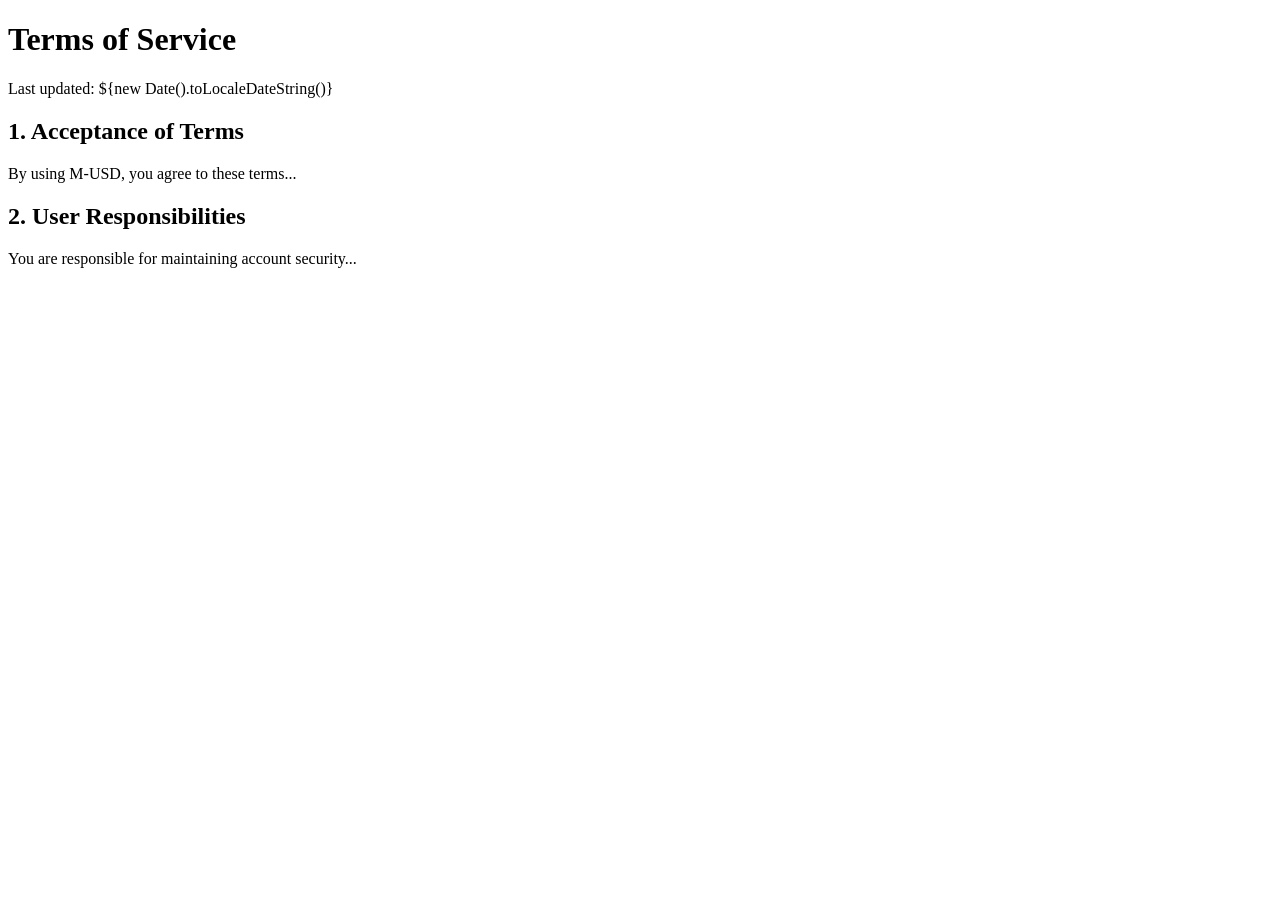
<file: terms-of-service.html>
<!DOCTYPE html>
<html>
<head>
    <title>Terms of Service - M-USD</title>
</head>
<body>
    <h1>Terms of Service</h1>
    <p>Last updated: ${new Date().toLocaleDateString()}</p>
    
    <h2>1. Acceptance of Terms</h2>
    <p>By using M-USD, you agree to these terms...</p>
    
    <h2>2. User Responsibilities</h2>
    <p>You are responsible for maintaining account security...</p>
    
    <!-- Add your legal content here -->
</body>
</html>
</file>
